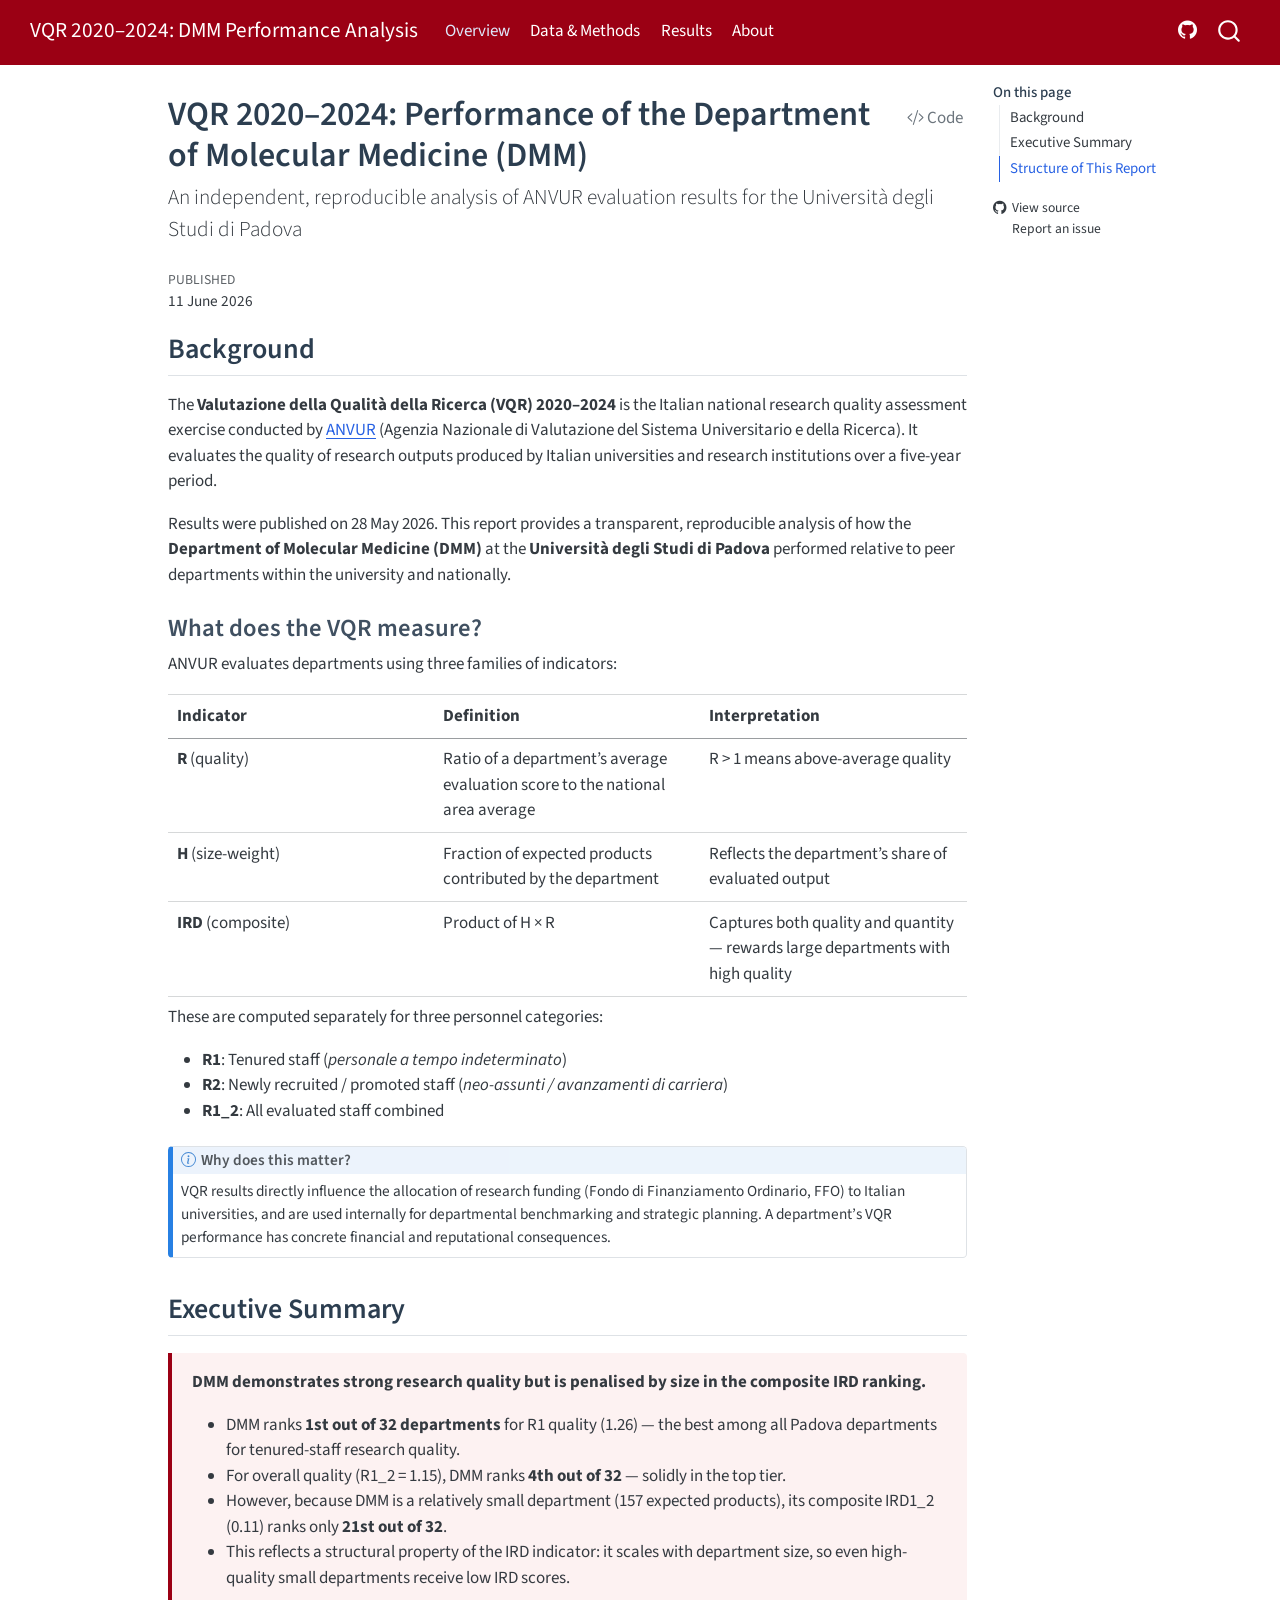
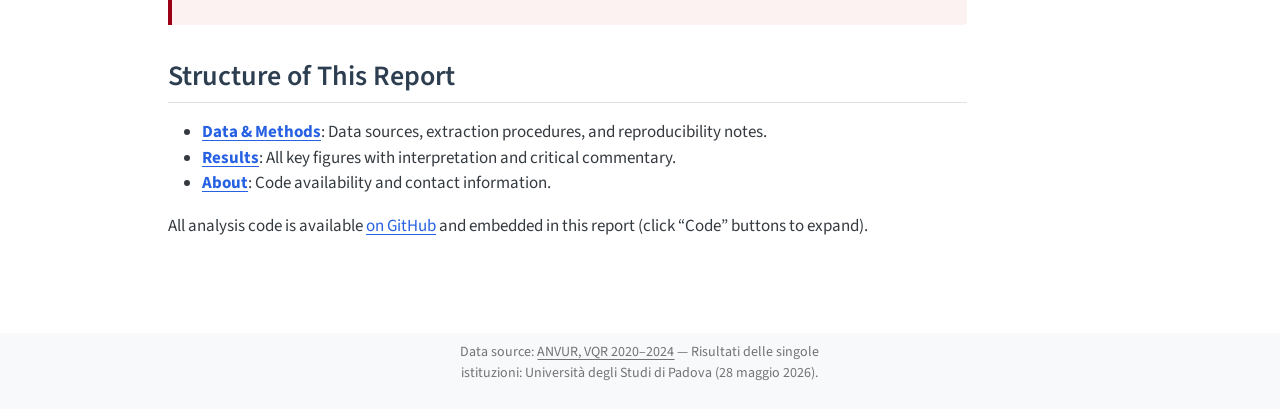
<file: docs/index.html>
<!DOCTYPE html>
<html xmlns="http://www.w3.org/1999/xhtml" lang="en" xml:lang="en"><head>

<meta charset="utf-8">
<meta name="generator" content="quarto-1.9.35">

<meta name="viewport" content="width=device-width, initial-scale=1.0, user-scalable=yes">

<meta name="dcterms.date" content="2026-06-11">

<title>VQR 2020–2024: Performance of the Department of Molecular Medicine (DMM) – VQR 2020–2024: DMM Performance Analysis</title>
<style>
/* Default styles provided by pandoc.
** See https://pandoc.org/MANUAL.html#variables-for-html for config info.
*/
code{white-space: pre-wrap;}
span.smallcaps{font-variant: small-caps;}
div.columns{display: flex; gap: min(4vw, 1.5em);}
div.column{flex: auto; overflow-x: auto;}
div.hanging-indent{margin-left: 1.5em; text-indent: -1.5em;}
ul.task-list{list-style: none;}
ul.task-list li input[type="checkbox"] {
  width: 0.8em;
  margin: 0 0.8em 0.2em -1em; /* quarto-specific, see https://github.com/quarto-dev/quarto-cli/issues/4556 */ 
  vertical-align: middle;
}
/* CSS for syntax highlighting */
html { -webkit-text-size-adjust: 100%; }
pre > code.sourceCode { white-space: pre; position: relative; }
pre > code.sourceCode > span { display: inline-block; line-height: 1.25; }
pre > code.sourceCode > span:empty { height: 1.2em; }
.sourceCode { overflow: visible; }
code.sourceCode > span { color: inherit; text-decoration: inherit; }
div.sourceCode { margin: 1em 0; }
pre.sourceCode { margin: 0; }
@media screen {
div.sourceCode { overflow: auto; }
}
@media print {
pre > code.sourceCode { white-space: pre-wrap; }
pre > code.sourceCode > span { text-indent: -5em; padding-left: 5em; }
}
pre.numberSource code
  { counter-reset: source-line 0; }
pre.numberSource code > span
  { position: relative; left: -4em; counter-increment: source-line; }
pre.numberSource code > span > a:first-child::before
  { content: counter(source-line);
    position: relative; left: -1em; text-align: right; vertical-align: baseline;
    border: none; display: inline-block;
    -webkit-touch-callout: none; -webkit-user-select: none;
    -khtml-user-select: none; -moz-user-select: none;
    -ms-user-select: none; user-select: none;
    padding: 0 4px; width: 4em;
  }
pre.numberSource { margin-left: 3em;  padding-left: 4px; }
div.sourceCode
  {   }
@media screen {
pre > code.sourceCode > span > a:first-child::before { text-decoration: underline; }
}
</style>


<script src="site_libs/quarto-nav/quarto-nav.js"></script>
<script src="site_libs/quarto-nav/headroom.min.js"></script>
<script src="site_libs/clipboard/clipboard.min.js"></script>
<script src="site_libs/quarto-search/autocomplete.umd.js"></script>
<script src="site_libs/quarto-search/fuse.min.js"></script>
<script src="site_libs/quarto-search/quarto-search.js"></script>
<meta name="quarto:offset" content="./">
<script src="site_libs/quarto-html/quarto.js" type="module"></script>
<script src="site_libs/quarto-html/tabsets/tabsets.js" type="module"></script>
<script src="site_libs/quarto-html/popper.min.js"></script>
<script src="site_libs/quarto-html/tippy.umd.min.js"></script>
<script src="site_libs/quarto-html/anchor.min.js"></script>
<link href="site_libs/quarto-html/tippy.css" rel="stylesheet">
<link href="site_libs/quarto-html/quarto-syntax-highlighting-46f66b053e56abd73bb6e954d61a315b.css" rel="stylesheet" id="quarto-text-highlighting-styles">
<script src="site_libs/bootstrap/bootstrap.min.js"></script>
<link href="site_libs/bootstrap/bootstrap-icons.css" rel="stylesheet">
<link href="site_libs/bootstrap/bootstrap-6c75ef9b522feaf1b8181c766ce99403.min.css" rel="stylesheet" append-hash="true" id="quarto-bootstrap" data-mode="light">
<script id="quarto-search-options" type="application/json">{
  "location": "navbar",
  "copy-button": false,
  "collapse-after": 3,
  "panel-placement": "end",
  "type": "overlay",
  "limit": 50,
  "keyboard-shortcut": [
    "f",
    "/",
    "s"
  ],
  "show-item-context": false,
  "language": {
    "search-no-results-text": "No results",
    "search-matching-documents-text": "matching documents",
    "search-copy-link-title": "Copy link to search",
    "search-hide-matches-text": "Hide additional matches",
    "search-more-match-text": "more match in this document",
    "search-more-matches-text": "more matches in this document",
    "search-clear-button-title": "Clear",
    "search-text-placeholder": "",
    "search-detached-cancel-button-title": "Cancel",
    "search-submit-button-title": "Submit",
    "search-label": "Search"
  }
}</script>


<link rel="stylesheet" href="styles.css">
</head>

<body class="nav-fixed quarto-light">

<div id="quarto-search-results"></div>
  <header id="quarto-header" class="headroom fixed-top">
    <nav class="navbar navbar-expand-lg " data-bs-theme="dark">
      <div class="navbar-container container-fluid">
      <div class="navbar-brand-container mx-auto">
    <a class="navbar-brand" href="./index.html">
    <span class="navbar-title">VQR 2020–2024: DMM Performance Analysis</span>
    </a>
  </div>
            <div id="quarto-search" class="" title="Search"></div>
          <button class="navbar-toggler" type="button" data-bs-toggle="collapse" data-bs-target="#navbarCollapse" aria-controls="navbarCollapse" role="menu" aria-expanded="false" aria-label="Toggle navigation" onclick="if (window.quartoToggleHeadroom) { window.quartoToggleHeadroom(); }">
  <span class="navbar-toggler-icon"></span>
</button>
          <div class="collapse navbar-collapse" id="navbarCollapse">
            <ul class="navbar-nav navbar-nav-scroll me-auto">
  <li class="nav-item">
    <a class="nav-link active" href="./index.html" aria-current="page"> 
<span class="menu-text">Overview</span></a>
  </li>  
  <li class="nav-item">
    <a class="nav-link" href="./methods.html"> 
<span class="menu-text">Data &amp; Methods</span></a>
  </li>  
  <li class="nav-item">
    <a class="nav-link" href="./results.html"> 
<span class="menu-text">Results</span></a>
  </li>  
  <li class="nav-item">
    <a class="nav-link" href="./about.html"> 
<span class="menu-text">About</span></a>
  </li>  
</ul>
            <ul class="navbar-nav navbar-nav-scroll ms-auto">
  <li class="nav-item compact">
    <a class="nav-link" href="https://github.com/Russlewisbo/VQR_2020-2024"> <i class="bi bi-github" role="img">
</i> 
<span class="menu-text"></span></a>
  </li>  
</ul>
          </div> <!-- /navcollapse -->
            <div class="quarto-navbar-tools">
</div>
      </div> <!-- /container-fluid -->
    </nav>
</header>
<!-- content -->
<div id="quarto-content" class="quarto-container page-columns page-rows-contents page-layout-article page-navbar">
<!-- sidebar -->
<!-- margin-sidebar -->
    <div id="quarto-margin-sidebar" class="sidebar margin-sidebar">
        <nav id="TOC" role="doc-toc" class="toc-active">
    <h2 id="toc-title">On this page</h2>
   
  <ul>
  <li><a href="#background" id="toc-background" class="nav-link active" data-scroll-target="#background">Background</a>
  <ul class="collapse">
  <li><a href="#what-does-the-vqr-measure" id="toc-what-does-the-vqr-measure" class="nav-link" data-scroll-target="#what-does-the-vqr-measure">What does the VQR measure?</a></li>
  </ul></li>
  <li><a href="#executive-summary" id="toc-executive-summary" class="nav-link" data-scroll-target="#executive-summary">Executive Summary</a></li>
  <li><a href="#structure-of-this-report" id="toc-structure-of-this-report" class="nav-link" data-scroll-target="#structure-of-this-report">Structure of This Report</a></li>
  </ul>
<div class="toc-actions"><ul><li><a href="https://github.com/Russlewisbo/VQR_2020-2024/blob/main/index.qmd" class="toc-action"><i class="bi bi-github"></i>View source</a></li><li><a href="https://github.com/Russlewisbo/VQR_2020-2024/issues/new" class="toc-action"><i class="bi empty"></i>Report an issue</a></li></ul></div></nav>
    </div>
<!-- main -->
<main class="content" id="quarto-document-content">

<header id="title-block-header" class="quarto-title-block default">
<div class="quarto-title">
<div class="quarto-title-block"><div><h1 class="title">VQR 2020–2024: Performance of the Department of Molecular Medicine (DMM)</h1><button type="button" class="btn code-tools-button" id="quarto-code-tools-source"><i class="bi"></i> Code</button></div></div>
<p class="subtitle lead">An independent, reproducible analysis of ANVUR evaluation results for the Università degli Studi di Padova</p>
</div>



<div class="quarto-title-meta">

    
    <div>
    <div class="quarto-title-meta-heading">Published</div>
    <div class="quarto-title-meta-contents">
      <p class="date">11 June 2026</p>
    </div>
  </div>
  
    
  </div>
  


</header>


<section id="background" class="level2">
<h2 class="anchored" data-anchor-id="background">Background</h2>
<p>The <strong>Valutazione della Qualità della Ricerca (VQR) 2020–2024</strong> is the Italian national research quality assessment exercise conducted by <a href="https://www.anvur.it/attivita/vqr/vqr-2020-2024/">ANVUR</a> (Agenzia Nazionale di Valutazione del Sistema Universitario e della Ricerca). It evaluates the quality of research outputs produced by Italian universities and research institutions over a five-year period.</p>
<p>Results were published on 28 May 2026. This report provides a transparent, reproducible analysis of how the <strong>Department of Molecular Medicine (DMM)</strong> at the <strong>Università degli Studi di Padova</strong> performed relative to peer departments within the university and nationally.</p>
<section id="what-does-the-vqr-measure" class="level3">
<h3 class="anchored" data-anchor-id="what-does-the-vqr-measure">What does the VQR measure?</h3>
<p>ANVUR evaluates departments using three families of indicators:</p>
<table class="caption-top table">
<colgroup>
<col style="width: 33%">
<col style="width: 33%">
<col style="width: 33%">
</colgroup>
<thead>
<tr class="header">
<th>Indicator</th>
<th>Definition</th>
<th>Interpretation</th>
</tr>
</thead>
<tbody>
<tr class="odd">
<td><strong>R</strong> (quality)</td>
<td>Ratio of a department’s average evaluation score to the national area average</td>
<td>R &gt; 1 means above-average quality</td>
</tr>
<tr class="even">
<td><strong>H</strong> (size-weight)</td>
<td>Fraction of expected products contributed by the department</td>
<td>Reflects the department’s share of evaluated output</td>
</tr>
<tr class="odd">
<td><strong>IRD</strong> (composite)</td>
<td>Product of H × R</td>
<td>Captures both quality and quantity — rewards large departments with high quality</td>
</tr>
</tbody>
</table>
<p>These are computed separately for three personnel categories:</p>
<ul>
<li><strong>R1</strong>: Tenured staff (<em>personale a tempo indeterminato</em>)</li>
<li><strong>R2</strong>: Newly recruited / promoted staff (<em>neo-assunti / avanzamenti di carriera</em>)</li>
<li><strong>R1_2</strong>: All evaluated staff combined</li>
</ul>
<div class="callout callout-style-default callout-note callout-titled">
<div class="callout-header d-flex align-content-center">
<div class="callout-icon-container">
<i class="callout-icon"></i>
</div>
<div class="callout-title-container flex-fill">
<span class="screen-reader-only">Note</span>Why does this matter?
</div>
</div>
<div class="callout-body-container callout-body">
<p>VQR results directly influence the allocation of research funding (Fondo di Finanziamento Ordinario, FFO) to Italian universities, and are used internally for departmental benchmarking and strategic planning. A department’s VQR performance has concrete financial and reputational consequences.</p>
</div>
</div>
</section>
</section>
<section id="executive-summary" class="level2">
<h2 class="anchored" data-anchor-id="executive-summary">Executive Summary</h2>
<div class="finding-box">
<p><strong>DMM demonstrates strong research quality but is penalised by size in the composite IRD ranking.</strong></p>
<ul>
<li>DMM ranks <strong>1st out of 32 departments</strong> for R1 quality (1.26) — the best among all Padova departments for tenured-staff research quality.</li>
<li>For overall quality (R1_2 = 1.15), DMM ranks <strong>4th out of 32</strong> — solidly in the top tier.</li>
<li>However, because DMM is a relatively small department (157 expected products), its composite IRD1_2 (0.11) ranks only <strong>21st out of 32</strong>.</li>
<li>This reflects a structural property of the IRD indicator: it scales with department size, so even high-quality small departments receive low IRD scores.</li>
</ul>
</div>
</section>
<section id="structure-of-this-report" class="level2">
<h2 class="anchored" data-anchor-id="structure-of-this-report">Structure of This Report</h2>
<ul>
<li><a href="./methods.html"><strong>Data &amp; Methods</strong></a>: Data sources, extraction procedures, and reproducibility notes.</li>
<li><a href="./results.html"><strong>Results</strong></a>: All key figures with interpretation and critical commentary.</li>
<li><a href="./about.html"><strong>About</strong></a>: Code availability and contact information.</li>
</ul>
<p>All analysis code is available <a href="https://github.com/Russlewisbo/VQR_2020-2024">on GitHub</a> and embedded in this report (click “Code” buttons to expand).</p>


<!-- -->

</section>

</main> <!-- /main -->
<script id="quarto-html-after-body" type="application/javascript">
  window.document.addEventListener("DOMContentLoaded", function (event) {
    const icon = "";
    const anchorJS = new window.AnchorJS();
    anchorJS.options = {
      placement: 'right',
      icon: icon
    };
    anchorJS.add('.anchored');
    const isCodeAnnotation = (el) => {
      for (const clz of el.classList) {
        if (clz.startsWith('code-annotation-')) {                     
          return true;
        }
      }
      return false;
    }
    const onCopySuccess = function(e) {
      // button target
      const button = e.trigger;
      // don't keep focus
      button.blur();
      // flash "checked"
      button.classList.add('code-copy-button-checked');
      var currentTitle = button.getAttribute("title");
      button.setAttribute("title", "Copied!");
      let tooltip;
      if (window.bootstrap) {
        button.setAttribute("data-bs-toggle", "tooltip");
        button.setAttribute("data-bs-placement", "left");
        button.setAttribute("data-bs-title", "Copied!");
        tooltip = new bootstrap.Tooltip(button, 
          { trigger: "manual", 
            customClass: "code-copy-button-tooltip",
            offset: [0, -8]});
        tooltip.show();    
      }
      setTimeout(function() {
        if (tooltip) {
          tooltip.hide();
          button.removeAttribute("data-bs-title");
          button.removeAttribute("data-bs-toggle");
          button.removeAttribute("data-bs-placement");
        }
        button.setAttribute("title", currentTitle);
        button.classList.remove('code-copy-button-checked');
      }, 1000);
      // clear code selection
      e.clearSelection();
    }
    const getTextToCopy = function(trigger) {
      const outerScaffold = trigger.parentElement.cloneNode(true);
      const codeEl = outerScaffold.querySelector('code');
      for (const childEl of codeEl.children) {
        if (isCodeAnnotation(childEl)) {
          childEl.remove();
        }
      }
      return codeEl.innerText;
    }
    const clipboard = new window.ClipboardJS('.code-copy-button:not([data-in-quarto-modal])', {
      text: getTextToCopy
    });
    clipboard.on('success', onCopySuccess);
    if (window.document.getElementById('quarto-embedded-source-code-modal')) {
      const clipboardModal = new window.ClipboardJS('.code-copy-button[data-in-quarto-modal]', {
        text: getTextToCopy,
        container: window.document.getElementById('quarto-embedded-source-code-modal')
      });
      clipboardModal.on('success', onCopySuccess);
    }
    const viewSource = window.document.getElementById('quarto-view-source') ||
                       window.document.getElementById('quarto-code-tools-source');
    if (viewSource) {
      const sourceUrl = viewSource.getAttribute("data-quarto-source-url");
      viewSource.addEventListener("click", function(e) {
        if (sourceUrl) {
          // rstudio viewer pane
          if (/\bcapabilities=\b/.test(window.location)) {
            window.open(sourceUrl);
          } else {
            window.location.href = sourceUrl;
          }
        } else {
          const modal = new bootstrap.Modal(document.getElementById('quarto-embedded-source-code-modal'));
          modal.show();
        }
        return false;
      });
    }
    function toggleCodeHandler(show) {
      return function(e) {
        const detailsSrc = window.document.querySelectorAll(".cell > details > .sourceCode");
        for (let i=0; i<detailsSrc.length; i++) {
          const details = detailsSrc[i].parentElement;
          if (show) {
            details.open = true;
          } else {
            details.removeAttribute("open");
          }
        }
        const cellCodeDivs = window.document.querySelectorAll(".cell > .sourceCode");
        const fromCls = show ? "hidden" : "unhidden";
        const toCls = show ? "unhidden" : "hidden";
        for (let i=0; i<cellCodeDivs.length; i++) {
          const codeDiv = cellCodeDivs[i];
          if (codeDiv.classList.contains(fromCls)) {
            codeDiv.classList.remove(fromCls);
            codeDiv.classList.add(toCls);
          } 
        }
        return false;
      }
    }
    const hideAllCode = window.document.getElementById("quarto-hide-all-code");
    if (hideAllCode) {
      hideAllCode.addEventListener("click", toggleCodeHandler(false));
    }
    const showAllCode = window.document.getElementById("quarto-show-all-code");
    if (showAllCode) {
      showAllCode.addEventListener("click", toggleCodeHandler(true));
    }
      var localhostRegex = new RegExp(/^(?:http|https):\/\/localhost\:?[0-9]*\//);
      var mailtoRegex = new RegExp(/^mailto:/);
        var filterRegex = new RegExp('/' + window.location.host + '/');
      var isInternal = (href) => {
          return filterRegex.test(href) || localhostRegex.test(href) || mailtoRegex.test(href);
      }
      // Inspect non-navigation links and adorn them if external
     var links = window.document.querySelectorAll('a[href]:not(.nav-link):not(.navbar-brand):not(.toc-action):not(.sidebar-link):not(.sidebar-item-toggle):not(.pagination-link):not(.no-external):not([aria-hidden]):not(.dropdown-item):not(.quarto-navigation-tool):not(.about-link)');
      for (var i=0; i<links.length; i++) {
        const link = links[i];
        if (!isInternal(link.href)) {
          // undo the damage that might have been done by quarto-nav.js in the case of
          // links that we want to consider external
          if (link.dataset.originalHref !== undefined) {
            link.href = link.dataset.originalHref;
          }
        }
      }
    function tippyHover(el, contentFn, onTriggerFn, onUntriggerFn) {
      const config = {
        allowHTML: true,
        maxWidth: 500,
        delay: 100,
        arrow: false,
        appendTo: function(el) {
            return el.parentElement;
        },
        interactive: true,
        interactiveBorder: 10,
        theme: 'quarto',
        placement: 'bottom-start',
      };
      if (contentFn) {
        config.content = contentFn;
      }
      if (onTriggerFn) {
        config.onTrigger = onTriggerFn;
      }
      if (onUntriggerFn) {
        config.onUntrigger = onUntriggerFn;
      }
      window.tippy(el, config); 
    }
    const noterefs = window.document.querySelectorAll('a[role="doc-noteref"]');
    for (var i=0; i<noterefs.length; i++) {
      const ref = noterefs[i];
      tippyHover(ref, function() {
        // use id or data attribute instead here
        let href = ref.getAttribute('data-footnote-href') || ref.getAttribute('href');
        try { href = new URL(href).hash; } catch {}
        const id = href.replace(/^#\/?/, "");
        const note = window.document.getElementById(id);
        if (note) {
          return note.innerHTML;
        } else {
          return "";
        }
      });
    }
    const xrefs = window.document.querySelectorAll('a.quarto-xref');
    const processXRef = (id, note) => {
      // Strip column container classes
      const stripColumnClz = (el) => {
        el.classList.remove("page-full", "page-columns");
        if (el.children) {
          for (const child of el.children) {
            stripColumnClz(child);
          }
        }
      }
      stripColumnClz(note)
      if (id === null || id.startsWith('sec-')) {
        // Special case sections, only their first couple elements
        const container = document.createElement("div");
        if (note.children && note.children.length > 2) {
          container.appendChild(note.children[0].cloneNode(true));
          for (let i = 1; i < note.children.length; i++) {
            const child = note.children[i];
            if (child.tagName === "P" && child.innerText === "") {
              continue;
            } else {
              container.appendChild(child.cloneNode(true));
              break;
            }
          }
          if (window.Quarto?.typesetMath) {
            window.Quarto.typesetMath(container);
          }
          return container.innerHTML
        } else {
          if (window.Quarto?.typesetMath) {
            window.Quarto.typesetMath(note);
          }
          return note.innerHTML;
        }
      } else {
        // Remove any anchor links if they are present
        const anchorLink = note.querySelector('a.anchorjs-link');
        if (anchorLink) {
          anchorLink.remove();
        }
        if (window.Quarto?.typesetMath) {
          window.Quarto.typesetMath(note);
        }
        if (note.classList.contains("callout")) {
          return note.outerHTML;
        } else {
          return note.innerHTML;
        }
      }
    }
    for (var i=0; i<xrefs.length; i++) {
      const xref = xrefs[i];
      tippyHover(xref, undefined, function(instance) {
        instance.disable();
        let url = xref.getAttribute('href');
        let hash = undefined; 
        if (url.startsWith('#')) {
          hash = url;
        } else {
          try { hash = new URL(url).hash; } catch {}
        }
        if (hash) {
          const id = hash.replace(/^#\/?/, "");
          const note = window.document.getElementById(id);
          if (note !== null) {
            try {
              const html = processXRef(id, note.cloneNode(true));
              instance.setContent(html);
            } finally {
              instance.enable();
              instance.show();
            }
          } else {
            // See if we can fetch this
            fetch(url.split('#')[0])
            .then(res => res.text())
            .then(html => {
              const parser = new DOMParser();
              const htmlDoc = parser.parseFromString(html, "text/html");
              const note = htmlDoc.getElementById(id);
              if (note !== null) {
                const html = processXRef(id, note);
                instance.setContent(html);
              } 
            }).finally(() => {
              instance.enable();
              instance.show();
            });
          }
        } else {
          // See if we can fetch a full url (with no hash to target)
          // This is a special case and we should probably do some content thinning / targeting
          fetch(url)
          .then(res => res.text())
          .then(html => {
            const parser = new DOMParser();
            const htmlDoc = parser.parseFromString(html, "text/html");
            const note = htmlDoc.querySelector('main.content');
            if (note !== null) {
              // This should only happen for chapter cross references
              // (since there is no id in the URL)
              // remove the first header
              if (note.children.length > 0 && note.children[0].tagName === "HEADER") {
                note.children[0].remove();
              }
              const html = processXRef(null, note);
              instance.setContent(html);
            } 
          }).finally(() => {
            instance.enable();
            instance.show();
          });
        }
      }, function(instance) {
      });
    }
        let selectedAnnoteEl;
        const selectorForAnnotation = ( cell, annotation) => {
          let cellAttr = 'data-code-cell="' + cell + '"';
          let lineAttr = 'data-code-annotation="' +  annotation + '"';
          const selector = 'span[' + cellAttr + '][' + lineAttr + ']';
          return selector;
        }
        const selectCodeLines = (annoteEl) => {
          const doc = window.document;
          const targetCell = annoteEl.getAttribute("data-target-cell");
          const targetAnnotation = annoteEl.getAttribute("data-target-annotation");
          const annoteSpan = window.document.querySelector(selectorForAnnotation(targetCell, targetAnnotation));
          const lines = annoteSpan.getAttribute("data-code-lines").split(",");
          const lineIds = lines.map((line) => {
            return targetCell + "-" + line;
          })
          let top = null;
          let height = null;
          let parent = null;
          if (lineIds.length > 0) {
              //compute the position of the single el (top and bottom and make a div)
              const el = window.document.getElementById(lineIds[0]);
              top = el.offsetTop;
              height = el.offsetHeight;
              parent = el.parentElement.parentElement;
            if (lineIds.length > 1) {
              const lastEl = window.document.getElementById(lineIds[lineIds.length - 1]);
              const bottom = lastEl.offsetTop + lastEl.offsetHeight;
              height = bottom - top;
            }
            if (top !== null && height !== null && parent !== null) {
              // cook up a div (if necessary) and position it 
              let div = window.document.getElementById("code-annotation-line-highlight");
              if (div === null) {
                div = window.document.createElement("div");
                div.setAttribute("id", "code-annotation-line-highlight");
                div.style.position = 'absolute';
                parent.appendChild(div);
              }
              div.style.top = top - 2 + "px";
              div.style.height = height + 4 + "px";
              div.style.left = 0;
              let gutterDiv = window.document.getElementById("code-annotation-line-highlight-gutter");
              if (gutterDiv === null) {
                gutterDiv = window.document.createElement("div");
                gutterDiv.setAttribute("id", "code-annotation-line-highlight-gutter");
                gutterDiv.style.position = 'absolute';
                const codeCell = window.document.getElementById(targetCell);
                const gutter = codeCell.querySelector('.code-annotation-gutter');
                gutter.appendChild(gutterDiv);
              }
              gutterDiv.style.top = top - 2 + "px";
              gutterDiv.style.height = height + 4 + "px";
            }
            selectedAnnoteEl = annoteEl;
          }
        };
        const unselectCodeLines = () => {
          const elementsIds = ["code-annotation-line-highlight", "code-annotation-line-highlight-gutter"];
          elementsIds.forEach((elId) => {
            const div = window.document.getElementById(elId);
            if (div) {
              div.remove();
            }
          });
          selectedAnnoteEl = undefined;
        };
          // Handle positioning of the toggle
      window.addEventListener(
        "resize",
        throttle(() => {
          elRect = undefined;
          if (selectedAnnoteEl) {
            selectCodeLines(selectedAnnoteEl);
          }
        }, 10)
      );
      function throttle(fn, ms) {
      let throttle = false;
      let timer;
        return (...args) => {
          if(!throttle) { // first call gets through
              fn.apply(this, args);
              throttle = true;
          } else { // all the others get throttled
              if(timer) clearTimeout(timer); // cancel #2
              timer = setTimeout(() => {
                fn.apply(this, args);
                timer = throttle = false;
              }, ms);
          }
        };
      }
        // Attach click handler to the DT
        const annoteDls = window.document.querySelectorAll('dt[data-target-cell]');
        for (const annoteDlNode of annoteDls) {
          annoteDlNode.addEventListener('click', (event) => {
            const clickedEl = event.target;
            if (clickedEl !== selectedAnnoteEl) {
              unselectCodeLines();
              const activeEl = window.document.querySelector('dt[data-target-cell].code-annotation-active');
              if (activeEl) {
                activeEl.classList.remove('code-annotation-active');
              }
              selectCodeLines(clickedEl);
              clickedEl.classList.add('code-annotation-active');
            } else {
              // Unselect the line
              unselectCodeLines();
              clickedEl.classList.remove('code-annotation-active');
            }
          });
        }
    const findCites = (el) => {
      const parentEl = el.parentElement;
      if (parentEl) {
        const cites = parentEl.dataset.cites;
        if (cites) {
          return {
            el,
            cites: cites.split(' ')
          };
        } else {
          return findCites(el.parentElement)
        }
      } else {
        return undefined;
      }
    };
    var bibliorefs = window.document.querySelectorAll('a[role="doc-biblioref"]');
    for (var i=0; i<bibliorefs.length; i++) {
      const ref = bibliorefs[i];
      const citeInfo = findCites(ref);
      if (citeInfo) {
        tippyHover(citeInfo.el, function() {
          var popup = window.document.createElement('div');
          citeInfo.cites.forEach(function(cite) {
            var citeDiv = window.document.createElement('div');
            citeDiv.classList.add('hanging-indent');
            citeDiv.classList.add('csl-entry');
            var biblioDiv = window.document.getElementById('ref-' + cite);
            if (biblioDiv) {
              citeDiv.innerHTML = biblioDiv.innerHTML;
            }
            popup.appendChild(citeDiv);
          });
          return popup.innerHTML;
        });
      }
    }
  });
  </script><div class="modal fade" id="quarto-embedded-source-code-modal" tabindex="-1" aria-labelledby="quarto-embedded-source-code-modal-label" aria-hidden="true"><div class="modal-dialog modal-dialog-scrollable"><div class="modal-content"><div class="modal-header"><h5 class="modal-title" id="quarto-embedded-source-code-modal-label">Source Code</h5><button class="btn-close" data-bs-dismiss="modal"></button></div><div class="modal-body"><div class="">
<div class="code-copy-outer-scaffold"><div class="sourceCode" id="cb1" data-shortcodes="false"><pre class="sourceCode markdown code-with-copy"><code class="sourceCode markdown"><span id="cb1-1"><a href="#cb1-1" aria-hidden="true" tabindex="-1"></a><span class="co">---</span></span>
<span id="cb1-2"><a href="#cb1-2" aria-hidden="true" tabindex="-1"></a><span class="an">title:</span><span class="co"> "VQR 2020–2024: Performance of the Department of Molecular Medicine (DMM)"</span></span>
<span id="cb1-3"><a href="#cb1-3" aria-hidden="true" tabindex="-1"></a><span class="an">subtitle:</span><span class="co"> "An independent, reproducible analysis of ANVUR evaluation results for the Università degli Studi di Padova"</span></span>
<span id="cb1-4"><a href="#cb1-4" aria-hidden="true" tabindex="-1"></a><span class="an">date:</span><span class="co"> 2026-06-11</span></span>
<span id="cb1-5"><a href="#cb1-5" aria-hidden="true" tabindex="-1"></a><span class="an">date-format:</span><span class="co"> "D MMMM YYYY"</span></span>
<span id="cb1-6"><a href="#cb1-6" aria-hidden="true" tabindex="-1"></a><span class="co">---</span></span>
<span id="cb1-7"><a href="#cb1-7" aria-hidden="true" tabindex="-1"></a></span>
<span id="cb1-8"><a href="#cb1-8" aria-hidden="true" tabindex="-1"></a><span class="fu">## Background</span></span>
<span id="cb1-9"><a href="#cb1-9" aria-hidden="true" tabindex="-1"></a></span>
<span id="cb1-10"><a href="#cb1-10" aria-hidden="true" tabindex="-1"></a>The **Valutazione della Qualità della Ricerca (VQR) 2020–2024** is the Italian national research quality assessment exercise conducted by <span class="co">[</span><span class="ot">ANVUR</span><span class="co">](https://www.anvur.it/attivita/vqr/vqr-2020-2024/)</span> (Agenzia Nazionale di Valutazione del Sistema Universitario e della Ricerca). It evaluates the quality of research outputs produced by Italian universities and research institutions over a five-year period.</span>
<span id="cb1-11"><a href="#cb1-11" aria-hidden="true" tabindex="-1"></a></span>
<span id="cb1-12"><a href="#cb1-12" aria-hidden="true" tabindex="-1"></a>Results were published on 28 May 2026. This report provides a transparent, reproducible analysis of how the **Department of Molecular Medicine (DMM)** at the **Università degli Studi di Padova** performed relative to peer departments within the university and nationally.</span>
<span id="cb1-13"><a href="#cb1-13" aria-hidden="true" tabindex="-1"></a></span>
<span id="cb1-14"><a href="#cb1-14" aria-hidden="true" tabindex="-1"></a><span class="fu">### What does the VQR measure?</span></span>
<span id="cb1-15"><a href="#cb1-15" aria-hidden="true" tabindex="-1"></a></span>
<span id="cb1-16"><a href="#cb1-16" aria-hidden="true" tabindex="-1"></a>ANVUR evaluates departments using three families of indicators:</span>
<span id="cb1-17"><a href="#cb1-17" aria-hidden="true" tabindex="-1"></a></span>
<span id="cb1-18"><a href="#cb1-18" aria-hidden="true" tabindex="-1"></a><span class="pp">|</span> Indicator <span class="pp">|</span> Definition <span class="pp">|</span> Interpretation <span class="pp">|</span></span>
<span id="cb1-19"><a href="#cb1-19" aria-hidden="true" tabindex="-1"></a><span class="pp">|----|----|----|</span></span>
<span id="cb1-20"><a href="#cb1-20" aria-hidden="true" tabindex="-1"></a><span class="pp">|</span> **R** (quality) <span class="pp">|</span> Ratio of a department's average evaluation score to the national area average <span class="pp">|</span> R <span class="sc">\&gt;</span> 1 means above-average quality <span class="pp">|</span></span>
<span id="cb1-21"><a href="#cb1-21" aria-hidden="true" tabindex="-1"></a><span class="pp">|</span> **H** (size-weight) <span class="pp">|</span> Fraction of expected products contributed by the department <span class="pp">|</span> Reflects the department's share of evaluated output <span class="pp">|</span></span>
<span id="cb1-22"><a href="#cb1-22" aria-hidden="true" tabindex="-1"></a><span class="pp">|</span> **IRD** (composite) <span class="pp">|</span> Product of H × R <span class="pp">|</span> Captures both quality and quantity — rewards large departments with high quality <span class="pp">|</span></span>
<span id="cb1-23"><a href="#cb1-23" aria-hidden="true" tabindex="-1"></a></span>
<span id="cb1-24"><a href="#cb1-24" aria-hidden="true" tabindex="-1"></a>These are computed separately for three personnel categories:</span>
<span id="cb1-25"><a href="#cb1-25" aria-hidden="true" tabindex="-1"></a></span>
<span id="cb1-26"><a href="#cb1-26" aria-hidden="true" tabindex="-1"></a><span class="ss">- </span>**R1**: Tenured staff (*personale a tempo indeterminato*)</span>
<span id="cb1-27"><a href="#cb1-27" aria-hidden="true" tabindex="-1"></a><span class="ss">- </span>**R2**: Newly recruited / promoted staff (*neo-assunti / avanzamenti di carriera*)</span>
<span id="cb1-28"><a href="#cb1-28" aria-hidden="true" tabindex="-1"></a><span class="ss">- </span>**R1_2**: All evaluated staff combined</span>
<span id="cb1-29"><a href="#cb1-29" aria-hidden="true" tabindex="-1"></a></span>
<span id="cb1-30"><a href="#cb1-30" aria-hidden="true" tabindex="-1"></a>::: callout-note</span>
<span id="cb1-31"><a href="#cb1-31" aria-hidden="true" tabindex="-1"></a><span class="fu">## Why does this matter?</span></span>
<span id="cb1-32"><a href="#cb1-32" aria-hidden="true" tabindex="-1"></a></span>
<span id="cb1-33"><a href="#cb1-33" aria-hidden="true" tabindex="-1"></a>VQR results directly influence the allocation of research funding (Fondo di Finanziamento Ordinario, FFO) to Italian universities, and are used internally for departmental benchmarking and strategic planning. A department's VQR performance has concrete financial and reputational consequences.</span>
<span id="cb1-34"><a href="#cb1-34" aria-hidden="true" tabindex="-1"></a>:::</span>
<span id="cb1-35"><a href="#cb1-35" aria-hidden="true" tabindex="-1"></a></span>
<span id="cb1-36"><a href="#cb1-36" aria-hidden="true" tabindex="-1"></a><span class="fu">## Executive Summary</span></span>
<span id="cb1-37"><a href="#cb1-37" aria-hidden="true" tabindex="-1"></a></span>
<span id="cb1-38"><a href="#cb1-38" aria-hidden="true" tabindex="-1"></a>::: finding-box</span>
<span id="cb1-39"><a href="#cb1-39" aria-hidden="true" tabindex="-1"></a>**DMM demonstrates strong research quality but is penalised by size in the composite IRD ranking.**</span>
<span id="cb1-40"><a href="#cb1-40" aria-hidden="true" tabindex="-1"></a></span>
<span id="cb1-41"><a href="#cb1-41" aria-hidden="true" tabindex="-1"></a><span class="ss">- </span>DMM ranks **1st out of 32 departments** for R1 quality (1.26) — the best among all Padova departments for tenured-staff research quality.</span>
<span id="cb1-42"><a href="#cb1-42" aria-hidden="true" tabindex="-1"></a><span class="ss">- </span>For overall quality (R1_2 = 1.15), DMM ranks **4th out of 32** — solidly in the top tier.</span>
<span id="cb1-43"><a href="#cb1-43" aria-hidden="true" tabindex="-1"></a><span class="ss">- </span>However, because DMM is a relatively small department (157 expected products), its composite IRD1_2 (0.11) ranks only **21st out of 32**.</span>
<span id="cb1-44"><a href="#cb1-44" aria-hidden="true" tabindex="-1"></a><span class="ss">- </span>This reflects a structural property of the IRD indicator: it scales with department size, so even high-quality small departments receive low IRD scores.</span>
<span id="cb1-45"><a href="#cb1-45" aria-hidden="true" tabindex="-1"></a>:::</span>
<span id="cb1-46"><a href="#cb1-46" aria-hidden="true" tabindex="-1"></a></span>
<span id="cb1-47"><a href="#cb1-47" aria-hidden="true" tabindex="-1"></a><span class="fu">## Structure of This Report</span></span>
<span id="cb1-48"><a href="#cb1-48" aria-hidden="true" tabindex="-1"></a></span>
<span id="cb1-49"><a href="#cb1-49" aria-hidden="true" tabindex="-1"></a><span class="ss">- </span><span class="co">[</span><span class="ot">**Data &amp; Methods**</span><span class="co">](methods.qmd)</span>: Data sources, extraction procedures, and reproducibility notes.</span>
<span id="cb1-50"><a href="#cb1-50" aria-hidden="true" tabindex="-1"></a><span class="ss">- </span><span class="co">[</span><span class="ot">**Results**</span><span class="co">](results.qmd)</span>: All key figures with interpretation and critical commentary.</span>
<span id="cb1-51"><a href="#cb1-51" aria-hidden="true" tabindex="-1"></a><span class="ss">- </span><span class="co">[</span><span class="ot">**About**</span><span class="co">](about.qmd)</span>: Code availability and contact information.</span>
<span id="cb1-52"><a href="#cb1-52" aria-hidden="true" tabindex="-1"></a></span>
<span id="cb1-53"><a href="#cb1-53" aria-hidden="true" tabindex="-1"></a>All analysis code is available <span class="co">[</span><span class="ot">on GitHub</span><span class="co">](https://github.com/Russlewisbo/VQR_2020-2024)</span> and embedded in this report (click "Code" buttons to expand).</span></code></pre></div><button title="Copy to Clipboard" class="code-copy-button" data-in-quarto-modal=""><i class="bi"></i></button></div>
</div></div></div></div></div>
</div> <!-- /content -->
<footer class="footer">
  <div class="nav-footer">
    <div class="nav-footer-left">
      &nbsp;
    </div>   
    <div class="nav-footer-center">
<p>Data source: <a href="https://www.anvur.it/attivita/vqr/vqr-2020-2024/">ANVUR, VQR 2020–2024</a> — Risultati delle singole istituzioni: Università degli Studi di Padova (28 maggio 2026).</p>
<div class="toc-actions d-sm-block d-md-none"><ul><li><a href="https://github.com/Russlewisbo/VQR_2020-2024/blob/main/index.qmd" class="toc-action"><i class="bi bi-github"></i>View source</a></li><li><a href="https://github.com/Russlewisbo/VQR_2020-2024/issues/new" class="toc-action"><i class="bi empty"></i>Report an issue</a></li></ul></div></div>
    <div class="nav-footer-right">
      &nbsp;
    </div>
  </div>
</footer>




</body></html>
</file>
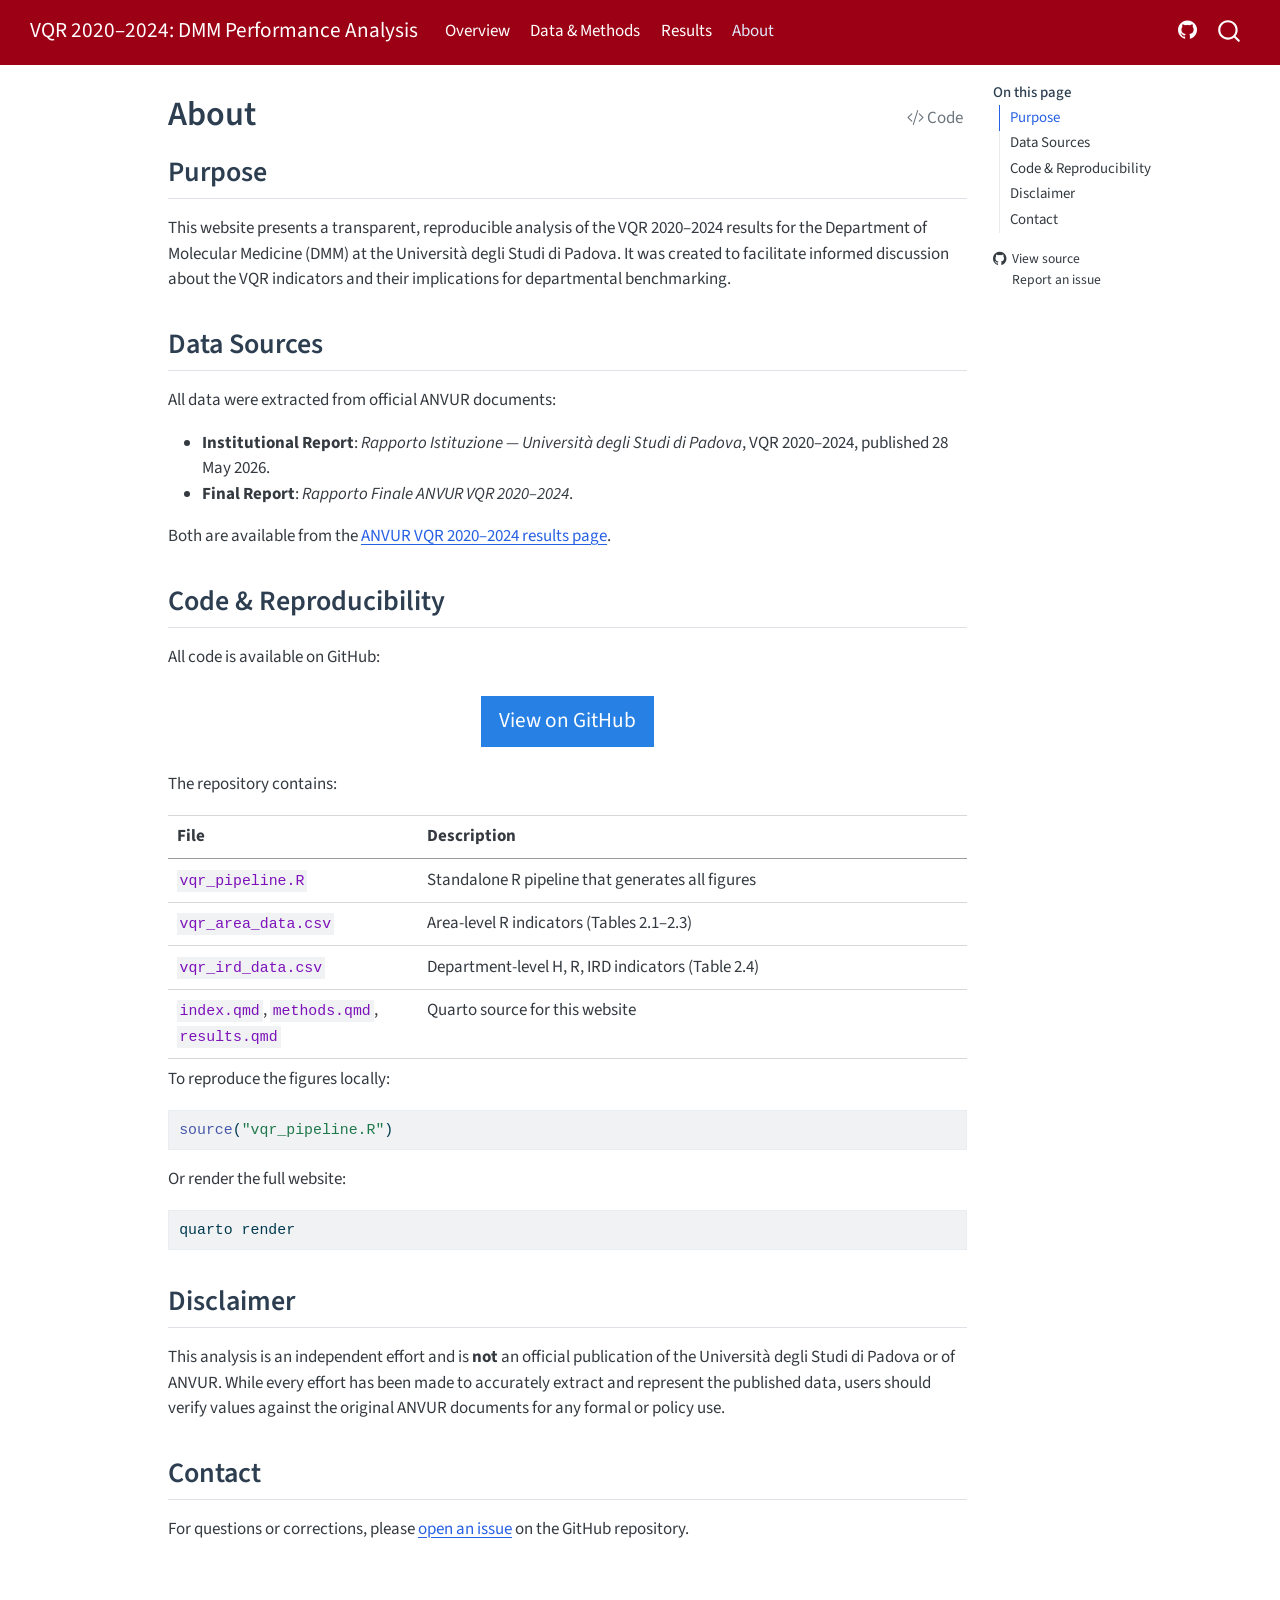
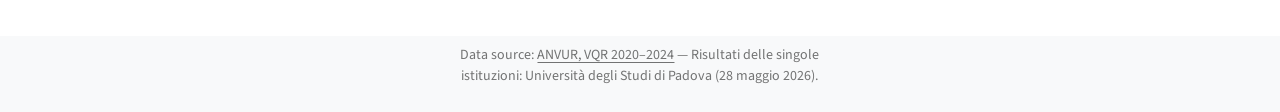
<file: docs/about.html>
<!DOCTYPE html>
<html xmlns="http://www.w3.org/1999/xhtml" lang="en" xml:lang="en"><head>

<meta charset="utf-8">
<meta name="generator" content="quarto-1.9.35">

<meta name="viewport" content="width=device-width, initial-scale=1.0, user-scalable=yes">


<title>About – VQR 2020–2024: DMM Performance Analysis</title>
<style>
/* Default styles provided by pandoc.
** See https://pandoc.org/MANUAL.html#variables-for-html for config info.
*/
code{white-space: pre-wrap;}
span.smallcaps{font-variant: small-caps;}
div.columns{display: flex; gap: min(4vw, 1.5em);}
div.column{flex: auto; overflow-x: auto;}
div.hanging-indent{margin-left: 1.5em; text-indent: -1.5em;}
ul.task-list{list-style: none;}
ul.task-list li input[type="checkbox"] {
  width: 0.8em;
  margin: 0 0.8em 0.2em -1em; /* quarto-specific, see https://github.com/quarto-dev/quarto-cli/issues/4556 */ 
  vertical-align: middle;
}
/* CSS for syntax highlighting */
html { -webkit-text-size-adjust: 100%; }
pre > code.sourceCode { white-space: pre; position: relative; }
pre > code.sourceCode > span { display: inline-block; line-height: 1.25; }
pre > code.sourceCode > span:empty { height: 1.2em; }
.sourceCode { overflow: visible; }
code.sourceCode > span { color: inherit; text-decoration: inherit; }
div.sourceCode { margin: 1em 0; }
pre.sourceCode { margin: 0; }
@media screen {
div.sourceCode { overflow: auto; }
}
@media print {
pre > code.sourceCode { white-space: pre-wrap; }
pre > code.sourceCode > span { text-indent: -5em; padding-left: 5em; }
}
pre.numberSource code
  { counter-reset: source-line 0; }
pre.numberSource code > span
  { position: relative; left: -4em; counter-increment: source-line; }
pre.numberSource code > span > a:first-child::before
  { content: counter(source-line);
    position: relative; left: -1em; text-align: right; vertical-align: baseline;
    border: none; display: inline-block;
    -webkit-touch-callout: none; -webkit-user-select: none;
    -khtml-user-select: none; -moz-user-select: none;
    -ms-user-select: none; user-select: none;
    padding: 0 4px; width: 4em;
  }
pre.numberSource { margin-left: 3em;  padding-left: 4px; }
div.sourceCode
  {   }
@media screen {
pre > code.sourceCode > span > a:first-child::before { text-decoration: underline; }
}
</style>


<script src="site_libs/quarto-nav/quarto-nav.js"></script>
<script src="site_libs/quarto-nav/headroom.min.js"></script>
<script src="site_libs/clipboard/clipboard.min.js"></script>
<script src="site_libs/quarto-search/autocomplete.umd.js"></script>
<script src="site_libs/quarto-search/fuse.min.js"></script>
<script src="site_libs/quarto-search/quarto-search.js"></script>
<meta name="quarto:offset" content="./">
<script src="site_libs/quarto-html/quarto.js" type="module"></script>
<script src="site_libs/quarto-html/tabsets/tabsets.js" type="module"></script>
<script src="site_libs/quarto-html/popper.min.js"></script>
<script src="site_libs/quarto-html/tippy.umd.min.js"></script>
<script src="site_libs/quarto-html/anchor.min.js"></script>
<link href="site_libs/quarto-html/tippy.css" rel="stylesheet">
<link href="site_libs/quarto-html/quarto-syntax-highlighting-46f66b053e56abd73bb6e954d61a315b.css" rel="stylesheet" id="quarto-text-highlighting-styles">
<script src="site_libs/bootstrap/bootstrap.min.js"></script>
<link href="site_libs/bootstrap/bootstrap-icons.css" rel="stylesheet">
<link href="site_libs/bootstrap/bootstrap-6c75ef9b522feaf1b8181c766ce99403.min.css" rel="stylesheet" append-hash="true" id="quarto-bootstrap" data-mode="light">
<script id="quarto-search-options" type="application/json">{
  "location": "navbar",
  "copy-button": false,
  "collapse-after": 3,
  "panel-placement": "end",
  "type": "overlay",
  "limit": 50,
  "keyboard-shortcut": [
    "f",
    "/",
    "s"
  ],
  "show-item-context": false,
  "language": {
    "search-no-results-text": "No results",
    "search-matching-documents-text": "matching documents",
    "search-copy-link-title": "Copy link to search",
    "search-hide-matches-text": "Hide additional matches",
    "search-more-match-text": "more match in this document",
    "search-more-matches-text": "more matches in this document",
    "search-clear-button-title": "Clear",
    "search-text-placeholder": "",
    "search-detached-cancel-button-title": "Cancel",
    "search-submit-button-title": "Submit",
    "search-label": "Search"
  }
}</script>


<link rel="stylesheet" href="styles.css">
</head>

<body class="nav-fixed quarto-light">

<div id="quarto-search-results"></div>
  <header id="quarto-header" class="headroom fixed-top">
    <nav class="navbar navbar-expand-lg " data-bs-theme="dark">
      <div class="navbar-container container-fluid">
      <div class="navbar-brand-container mx-auto">
    <a class="navbar-brand" href="./index.html">
    <span class="navbar-title">VQR 2020–2024: DMM Performance Analysis</span>
    </a>
  </div>
            <div id="quarto-search" class="" title="Search"></div>
          <button class="navbar-toggler" type="button" data-bs-toggle="collapse" data-bs-target="#navbarCollapse" aria-controls="navbarCollapse" role="menu" aria-expanded="false" aria-label="Toggle navigation" onclick="if (window.quartoToggleHeadroom) { window.quartoToggleHeadroom(); }">
  <span class="navbar-toggler-icon"></span>
</button>
          <div class="collapse navbar-collapse" id="navbarCollapse">
            <ul class="navbar-nav navbar-nav-scroll me-auto">
  <li class="nav-item">
    <a class="nav-link" href="./index.html"> 
<span class="menu-text">Overview</span></a>
  </li>  
  <li class="nav-item">
    <a class="nav-link" href="./methods.html"> 
<span class="menu-text">Data &amp; Methods</span></a>
  </li>  
  <li class="nav-item">
    <a class="nav-link" href="./results.html"> 
<span class="menu-text">Results</span></a>
  </li>  
  <li class="nav-item">
    <a class="nav-link active" href="./about.html" aria-current="page"> 
<span class="menu-text">About</span></a>
  </li>  
</ul>
            <ul class="navbar-nav navbar-nav-scroll ms-auto">
  <li class="nav-item compact">
    <a class="nav-link" href="https://github.com/Russlewisbo/VQR_2020-2024"> <i class="bi bi-github" role="img">
</i> 
<span class="menu-text"></span></a>
  </li>  
</ul>
          </div> <!-- /navcollapse -->
            <div class="quarto-navbar-tools">
</div>
      </div> <!-- /container-fluid -->
    </nav>
</header>
<!-- content -->
<div id="quarto-content" class="quarto-container page-columns page-rows-contents page-layout-article page-navbar">
<!-- sidebar -->
<!-- margin-sidebar -->
    <div id="quarto-margin-sidebar" class="sidebar margin-sidebar">
        <nav id="TOC" role="doc-toc" class="toc-active">
    <h2 id="toc-title">On this page</h2>
   
  <ul>
  <li><a href="#purpose" id="toc-purpose" class="nav-link active" data-scroll-target="#purpose">Purpose</a></li>
  <li><a href="#data-sources" id="toc-data-sources" class="nav-link" data-scroll-target="#data-sources">Data Sources</a></li>
  <li><a href="#code-reproducibility" id="toc-code-reproducibility" class="nav-link" data-scroll-target="#code-reproducibility">Code &amp; Reproducibility</a></li>
  <li><a href="#disclaimer" id="toc-disclaimer" class="nav-link" data-scroll-target="#disclaimer">Disclaimer</a></li>
  <li><a href="#contact" id="toc-contact" class="nav-link" data-scroll-target="#contact">Contact</a></li>
  </ul>
<div class="toc-actions"><ul><li><a href="https://github.com/Russlewisbo/VQR_2020-2024/blob/main/about.qmd" class="toc-action"><i class="bi bi-github"></i>View source</a></li><li><a href="https://github.com/Russlewisbo/VQR_2020-2024/issues/new" class="toc-action"><i class="bi empty"></i>Report an issue</a></li></ul></div></nav>
    </div>
<!-- main -->
<main class="content" id="quarto-document-content">

<header id="title-block-header" class="quarto-title-block default">
<div class="quarto-title">
<div class="quarto-title-block"><div><h1 class="title">About</h1><button type="button" class="btn code-tools-button" id="quarto-code-tools-source"><i class="bi"></i> Code</button></div></div>
</div>



<div class="quarto-title-meta">

    
  
    
  </div>
  


</header>


<section id="purpose" class="level2">
<h2 class="anchored" data-anchor-id="purpose">Purpose</h2>
<p>This website presents a transparent, reproducible analysis of the VQR 2020–2024 results for the Department of Molecular Medicine (DMM) at the Università degli Studi di Padova. It was created to facilitate informed discussion about the VQR indicators and their implications for departmental benchmarking.</p>
</section>
<section id="data-sources" class="level2">
<h2 class="anchored" data-anchor-id="data-sources">Data Sources</h2>
<p>All data were extracted from official ANVUR documents:</p>
<ul>
<li><strong>Institutional Report</strong>: <em>Rapporto Istituzione — Università degli Studi di Padova</em>, VQR 2020–2024, published 28 May 2026.</li>
<li><strong>Final Report</strong>: <em>Rapporto Finale ANVUR VQR 2020–2024</em>.</li>
</ul>
<p>Both are available from the <a href="https://www.anvur.it/attivita/vqr/vqr-2020-2024/">ANVUR VQR 2020–2024 results page</a>.</p>
</section>
<section id="code-reproducibility" class="level2">
<h2 class="anchored" data-anchor-id="code-reproducibility">Code &amp; Reproducibility</h2>
<p>All code is available on GitHub:</p>
<div style="text-align: center; margin: 1.5em 0;">
<p><a href="https://github.com/Russlewisbo/VQR_2020-2024" class="btn btn-primary btn-lg">View on GitHub</a></p>
</div>
<p>The repository contains:</p>
<table class="caption-top table">
<colgroup>
<col style="width: 31%">
<col style="width: 68%">
</colgroup>
<thead>
<tr class="header">
<th>File</th>
<th>Description</th>
</tr>
</thead>
<tbody>
<tr class="odd">
<td><code>vqr_pipeline.R</code></td>
<td>Standalone R pipeline that generates all figures</td>
</tr>
<tr class="even">
<td><code>vqr_area_data.csv</code></td>
<td>Area-level R indicators (Tables 2.1–2.3)</td>
</tr>
<tr class="odd">
<td><code>vqr_ird_data.csv</code></td>
<td>Department-level H, R, IRD indicators (Table 2.4)</td>
</tr>
<tr class="even">
<td><code>index.qmd</code>, <code>methods.qmd</code>, <code>results.qmd</code></td>
<td>Quarto source for this website</td>
</tr>
</tbody>
</table>
<p>To reproduce the figures locally:</p>
<div class="code-copy-outer-scaffold"><div class="sourceCode" id="cb1"><pre class="sourceCode r code-with-copy"><code class="sourceCode r"><span id="cb1-1"><a href="#cb1-1" aria-hidden="true" tabindex="-1"></a><span class="fu">source</span>(<span class="st">"vqr_pipeline.R"</span>)</span></code></pre></div><button title="Copy to Clipboard" class="code-copy-button"><i class="bi"></i></button></div>
<p>Or render the full website:</p>
<div class="code-copy-outer-scaffold"><div class="sourceCode" id="cb2"><pre class="sourceCode bash code-with-copy"><code class="sourceCode bash"><span id="cb2-1"><a href="#cb2-1" aria-hidden="true" tabindex="-1"></a><span class="ex">quarto</span> render</span></code></pre></div><button title="Copy to Clipboard" class="code-copy-button"><i class="bi"></i></button></div>
</section>
<section id="disclaimer" class="level2">
<h2 class="anchored" data-anchor-id="disclaimer">Disclaimer</h2>
<p>This analysis is an independent effort and is <strong>not</strong> an official publication of the Università degli Studi di Padova or of ANVUR. While every effort has been made to accurately extract and represent the published data, users should verify values against the original ANVUR documents for any formal or policy use.</p>
</section>
<section id="contact" class="level2">
<h2 class="anchored" data-anchor-id="contact">Contact</h2>
<p>For questions or corrections, please <a href="https://github.com/Russlewisbo/VQR_2020-2024/issues">open an issue</a> on the GitHub repository.</p>


<!-- -->

</section>

</main> <!-- /main -->
<script id="quarto-html-after-body" type="application/javascript">
  window.document.addEventListener("DOMContentLoaded", function (event) {
    const icon = "";
    const anchorJS = new window.AnchorJS();
    anchorJS.options = {
      placement: 'right',
      icon: icon
    };
    anchorJS.add('.anchored');
    const isCodeAnnotation = (el) => {
      for (const clz of el.classList) {
        if (clz.startsWith('code-annotation-')) {                     
          return true;
        }
      }
      return false;
    }
    const onCopySuccess = function(e) {
      // button target
      const button = e.trigger;
      // don't keep focus
      button.blur();
      // flash "checked"
      button.classList.add('code-copy-button-checked');
      var currentTitle = button.getAttribute("title");
      button.setAttribute("title", "Copied!");
      let tooltip;
      if (window.bootstrap) {
        button.setAttribute("data-bs-toggle", "tooltip");
        button.setAttribute("data-bs-placement", "left");
        button.setAttribute("data-bs-title", "Copied!");
        tooltip = new bootstrap.Tooltip(button, 
          { trigger: "manual", 
            customClass: "code-copy-button-tooltip",
            offset: [0, -8]});
        tooltip.show();    
      }
      setTimeout(function() {
        if (tooltip) {
          tooltip.hide();
          button.removeAttribute("data-bs-title");
          button.removeAttribute("data-bs-toggle");
          button.removeAttribute("data-bs-placement");
        }
        button.setAttribute("title", currentTitle);
        button.classList.remove('code-copy-button-checked');
      }, 1000);
      // clear code selection
      e.clearSelection();
    }
    const getTextToCopy = function(trigger) {
      const outerScaffold = trigger.parentElement.cloneNode(true);
      const codeEl = outerScaffold.querySelector('code');
      for (const childEl of codeEl.children) {
        if (isCodeAnnotation(childEl)) {
          childEl.remove();
        }
      }
      return codeEl.innerText;
    }
    const clipboard = new window.ClipboardJS('.code-copy-button:not([data-in-quarto-modal])', {
      text: getTextToCopy
    });
    clipboard.on('success', onCopySuccess);
    if (window.document.getElementById('quarto-embedded-source-code-modal')) {
      const clipboardModal = new window.ClipboardJS('.code-copy-button[data-in-quarto-modal]', {
        text: getTextToCopy,
        container: window.document.getElementById('quarto-embedded-source-code-modal')
      });
      clipboardModal.on('success', onCopySuccess);
    }
    const viewSource = window.document.getElementById('quarto-view-source') ||
                       window.document.getElementById('quarto-code-tools-source');
    if (viewSource) {
      const sourceUrl = viewSource.getAttribute("data-quarto-source-url");
      viewSource.addEventListener("click", function(e) {
        if (sourceUrl) {
          // rstudio viewer pane
          if (/\bcapabilities=\b/.test(window.location)) {
            window.open(sourceUrl);
          } else {
            window.location.href = sourceUrl;
          }
        } else {
          const modal = new bootstrap.Modal(document.getElementById('quarto-embedded-source-code-modal'));
          modal.show();
        }
        return false;
      });
    }
    function toggleCodeHandler(show) {
      return function(e) {
        const detailsSrc = window.document.querySelectorAll(".cell > details > .sourceCode");
        for (let i=0; i<detailsSrc.length; i++) {
          const details = detailsSrc[i].parentElement;
          if (show) {
            details.open = true;
          } else {
            details.removeAttribute("open");
          }
        }
        const cellCodeDivs = window.document.querySelectorAll(".cell > .sourceCode");
        const fromCls = show ? "hidden" : "unhidden";
        const toCls = show ? "unhidden" : "hidden";
        for (let i=0; i<cellCodeDivs.length; i++) {
          const codeDiv = cellCodeDivs[i];
          if (codeDiv.classList.contains(fromCls)) {
            codeDiv.classList.remove(fromCls);
            codeDiv.classList.add(toCls);
          } 
        }
        return false;
      }
    }
    const hideAllCode = window.document.getElementById("quarto-hide-all-code");
    if (hideAllCode) {
      hideAllCode.addEventListener("click", toggleCodeHandler(false));
    }
    const showAllCode = window.document.getElementById("quarto-show-all-code");
    if (showAllCode) {
      showAllCode.addEventListener("click", toggleCodeHandler(true));
    }
      var localhostRegex = new RegExp(/^(?:http|https):\/\/localhost\:?[0-9]*\//);
      var mailtoRegex = new RegExp(/^mailto:/);
        var filterRegex = new RegExp('/' + window.location.host + '/');
      var isInternal = (href) => {
          return filterRegex.test(href) || localhostRegex.test(href) || mailtoRegex.test(href);
      }
      // Inspect non-navigation links and adorn them if external
     var links = window.document.querySelectorAll('a[href]:not(.nav-link):not(.navbar-brand):not(.toc-action):not(.sidebar-link):not(.sidebar-item-toggle):not(.pagination-link):not(.no-external):not([aria-hidden]):not(.dropdown-item):not(.quarto-navigation-tool):not(.about-link)');
      for (var i=0; i<links.length; i++) {
        const link = links[i];
        if (!isInternal(link.href)) {
          // undo the damage that might have been done by quarto-nav.js in the case of
          // links that we want to consider external
          if (link.dataset.originalHref !== undefined) {
            link.href = link.dataset.originalHref;
          }
        }
      }
    function tippyHover(el, contentFn, onTriggerFn, onUntriggerFn) {
      const config = {
        allowHTML: true,
        maxWidth: 500,
        delay: 100,
        arrow: false,
        appendTo: function(el) {
            return el.parentElement;
        },
        interactive: true,
        interactiveBorder: 10,
        theme: 'quarto',
        placement: 'bottom-start',
      };
      if (contentFn) {
        config.content = contentFn;
      }
      if (onTriggerFn) {
        config.onTrigger = onTriggerFn;
      }
      if (onUntriggerFn) {
        config.onUntrigger = onUntriggerFn;
      }
      window.tippy(el, config); 
    }
    const noterefs = window.document.querySelectorAll('a[role="doc-noteref"]');
    for (var i=0; i<noterefs.length; i++) {
      const ref = noterefs[i];
      tippyHover(ref, function() {
        // use id or data attribute instead here
        let href = ref.getAttribute('data-footnote-href') || ref.getAttribute('href');
        try { href = new URL(href).hash; } catch {}
        const id = href.replace(/^#\/?/, "");
        const note = window.document.getElementById(id);
        if (note) {
          return note.innerHTML;
        } else {
          return "";
        }
      });
    }
    const xrefs = window.document.querySelectorAll('a.quarto-xref');
    const processXRef = (id, note) => {
      // Strip column container classes
      const stripColumnClz = (el) => {
        el.classList.remove("page-full", "page-columns");
        if (el.children) {
          for (const child of el.children) {
            stripColumnClz(child);
          }
        }
      }
      stripColumnClz(note)
      if (id === null || id.startsWith('sec-')) {
        // Special case sections, only their first couple elements
        const container = document.createElement("div");
        if (note.children && note.children.length > 2) {
          container.appendChild(note.children[0].cloneNode(true));
          for (let i = 1; i < note.children.length; i++) {
            const child = note.children[i];
            if (child.tagName === "P" && child.innerText === "") {
              continue;
            } else {
              container.appendChild(child.cloneNode(true));
              break;
            }
          }
          if (window.Quarto?.typesetMath) {
            window.Quarto.typesetMath(container);
          }
          return container.innerHTML
        } else {
          if (window.Quarto?.typesetMath) {
            window.Quarto.typesetMath(note);
          }
          return note.innerHTML;
        }
      } else {
        // Remove any anchor links if they are present
        const anchorLink = note.querySelector('a.anchorjs-link');
        if (anchorLink) {
          anchorLink.remove();
        }
        if (window.Quarto?.typesetMath) {
          window.Quarto.typesetMath(note);
        }
        if (note.classList.contains("callout")) {
          return note.outerHTML;
        } else {
          return note.innerHTML;
        }
      }
    }
    for (var i=0; i<xrefs.length; i++) {
      const xref = xrefs[i];
      tippyHover(xref, undefined, function(instance) {
        instance.disable();
        let url = xref.getAttribute('href');
        let hash = undefined; 
        if (url.startsWith('#')) {
          hash = url;
        } else {
          try { hash = new URL(url).hash; } catch {}
        }
        if (hash) {
          const id = hash.replace(/^#\/?/, "");
          const note = window.document.getElementById(id);
          if (note !== null) {
            try {
              const html = processXRef(id, note.cloneNode(true));
              instance.setContent(html);
            } finally {
              instance.enable();
              instance.show();
            }
          } else {
            // See if we can fetch this
            fetch(url.split('#')[0])
            .then(res => res.text())
            .then(html => {
              const parser = new DOMParser();
              const htmlDoc = parser.parseFromString(html, "text/html");
              const note = htmlDoc.getElementById(id);
              if (note !== null) {
                const html = processXRef(id, note);
                instance.setContent(html);
              } 
            }).finally(() => {
              instance.enable();
              instance.show();
            });
          }
        } else {
          // See if we can fetch a full url (with no hash to target)
          // This is a special case and we should probably do some content thinning / targeting
          fetch(url)
          .then(res => res.text())
          .then(html => {
            const parser = new DOMParser();
            const htmlDoc = parser.parseFromString(html, "text/html");
            const note = htmlDoc.querySelector('main.content');
            if (note !== null) {
              // This should only happen for chapter cross references
              // (since there is no id in the URL)
              // remove the first header
              if (note.children.length > 0 && note.children[0].tagName === "HEADER") {
                note.children[0].remove();
              }
              const html = processXRef(null, note);
              instance.setContent(html);
            } 
          }).finally(() => {
            instance.enable();
            instance.show();
          });
        }
      }, function(instance) {
      });
    }
        let selectedAnnoteEl;
        const selectorForAnnotation = ( cell, annotation) => {
          let cellAttr = 'data-code-cell="' + cell + '"';
          let lineAttr = 'data-code-annotation="' +  annotation + '"';
          const selector = 'span[' + cellAttr + '][' + lineAttr + ']';
          return selector;
        }
        const selectCodeLines = (annoteEl) => {
          const doc = window.document;
          const targetCell = annoteEl.getAttribute("data-target-cell");
          const targetAnnotation = annoteEl.getAttribute("data-target-annotation");
          const annoteSpan = window.document.querySelector(selectorForAnnotation(targetCell, targetAnnotation));
          const lines = annoteSpan.getAttribute("data-code-lines").split(",");
          const lineIds = lines.map((line) => {
            return targetCell + "-" + line;
          })
          let top = null;
          let height = null;
          let parent = null;
          if (lineIds.length > 0) {
              //compute the position of the single el (top and bottom and make a div)
              const el = window.document.getElementById(lineIds[0]);
              top = el.offsetTop;
              height = el.offsetHeight;
              parent = el.parentElement.parentElement;
            if (lineIds.length > 1) {
              const lastEl = window.document.getElementById(lineIds[lineIds.length - 1]);
              const bottom = lastEl.offsetTop + lastEl.offsetHeight;
              height = bottom - top;
            }
            if (top !== null && height !== null && parent !== null) {
              // cook up a div (if necessary) and position it 
              let div = window.document.getElementById("code-annotation-line-highlight");
              if (div === null) {
                div = window.document.createElement("div");
                div.setAttribute("id", "code-annotation-line-highlight");
                div.style.position = 'absolute';
                parent.appendChild(div);
              }
              div.style.top = top - 2 + "px";
              div.style.height = height + 4 + "px";
              div.style.left = 0;
              let gutterDiv = window.document.getElementById("code-annotation-line-highlight-gutter");
              if (gutterDiv === null) {
                gutterDiv = window.document.createElement("div");
                gutterDiv.setAttribute("id", "code-annotation-line-highlight-gutter");
                gutterDiv.style.position = 'absolute';
                const codeCell = window.document.getElementById(targetCell);
                const gutter = codeCell.querySelector('.code-annotation-gutter');
                gutter.appendChild(gutterDiv);
              }
              gutterDiv.style.top = top - 2 + "px";
              gutterDiv.style.height = height + 4 + "px";
            }
            selectedAnnoteEl = annoteEl;
          }
        };
        const unselectCodeLines = () => {
          const elementsIds = ["code-annotation-line-highlight", "code-annotation-line-highlight-gutter"];
          elementsIds.forEach((elId) => {
            const div = window.document.getElementById(elId);
            if (div) {
              div.remove();
            }
          });
          selectedAnnoteEl = undefined;
        };
          // Handle positioning of the toggle
      window.addEventListener(
        "resize",
        throttle(() => {
          elRect = undefined;
          if (selectedAnnoteEl) {
            selectCodeLines(selectedAnnoteEl);
          }
        }, 10)
      );
      function throttle(fn, ms) {
      let throttle = false;
      let timer;
        return (...args) => {
          if(!throttle) { // first call gets through
              fn.apply(this, args);
              throttle = true;
          } else { // all the others get throttled
              if(timer) clearTimeout(timer); // cancel #2
              timer = setTimeout(() => {
                fn.apply(this, args);
                timer = throttle = false;
              }, ms);
          }
        };
      }
        // Attach click handler to the DT
        const annoteDls = window.document.querySelectorAll('dt[data-target-cell]');
        for (const annoteDlNode of annoteDls) {
          annoteDlNode.addEventListener('click', (event) => {
            const clickedEl = event.target;
            if (clickedEl !== selectedAnnoteEl) {
              unselectCodeLines();
              const activeEl = window.document.querySelector('dt[data-target-cell].code-annotation-active');
              if (activeEl) {
                activeEl.classList.remove('code-annotation-active');
              }
              selectCodeLines(clickedEl);
              clickedEl.classList.add('code-annotation-active');
            } else {
              // Unselect the line
              unselectCodeLines();
              clickedEl.classList.remove('code-annotation-active');
            }
          });
        }
    const findCites = (el) => {
      const parentEl = el.parentElement;
      if (parentEl) {
        const cites = parentEl.dataset.cites;
        if (cites) {
          return {
            el,
            cites: cites.split(' ')
          };
        } else {
          return findCites(el.parentElement)
        }
      } else {
        return undefined;
      }
    };
    var bibliorefs = window.document.querySelectorAll('a[role="doc-biblioref"]');
    for (var i=0; i<bibliorefs.length; i++) {
      const ref = bibliorefs[i];
      const citeInfo = findCites(ref);
      if (citeInfo) {
        tippyHover(citeInfo.el, function() {
          var popup = window.document.createElement('div');
          citeInfo.cites.forEach(function(cite) {
            var citeDiv = window.document.createElement('div');
            citeDiv.classList.add('hanging-indent');
            citeDiv.classList.add('csl-entry');
            var biblioDiv = window.document.getElementById('ref-' + cite);
            if (biblioDiv) {
              citeDiv.innerHTML = biblioDiv.innerHTML;
            }
            popup.appendChild(citeDiv);
          });
          return popup.innerHTML;
        });
      }
    }
  });
  </script><div class="modal fade" id="quarto-embedded-source-code-modal" tabindex="-1" aria-labelledby="quarto-embedded-source-code-modal-label" aria-hidden="true"><div class="modal-dialog modal-dialog-scrollable"><div class="modal-content"><div class="modal-header"><h5 class="modal-title" id="quarto-embedded-source-code-modal-label">Source Code</h5><button class="btn-close" data-bs-dismiss="modal"></button></div><div class="modal-body"><div class="">
<div class="code-copy-outer-scaffold"><div class="sourceCode" id="cb3" data-shortcodes="false"><pre class="sourceCode markdown code-with-copy"><code class="sourceCode markdown"><span id="cb3-1"><a href="#cb3-1" aria-hidden="true" tabindex="-1"></a><span class="co">---</span></span>
<span id="cb3-2"><a href="#cb3-2" aria-hidden="true" tabindex="-1"></a><span class="an">title:</span><span class="co"> "About"</span></span>
<span id="cb3-3"><a href="#cb3-3" aria-hidden="true" tabindex="-1"></a><span class="co">---</span></span>
<span id="cb3-4"><a href="#cb3-4" aria-hidden="true" tabindex="-1"></a></span>
<span id="cb3-5"><a href="#cb3-5" aria-hidden="true" tabindex="-1"></a><span class="fu">## Purpose</span></span>
<span id="cb3-6"><a href="#cb3-6" aria-hidden="true" tabindex="-1"></a></span>
<span id="cb3-7"><a href="#cb3-7" aria-hidden="true" tabindex="-1"></a>This website presents a transparent, reproducible analysis of the VQR 2020–2024 results for the Department of Molecular Medicine (DMM) at the Università degli Studi di Padova. It was created to facilitate informed discussion about the VQR indicators and their implications for departmental benchmarking.</span>
<span id="cb3-8"><a href="#cb3-8" aria-hidden="true" tabindex="-1"></a></span>
<span id="cb3-9"><a href="#cb3-9" aria-hidden="true" tabindex="-1"></a><span class="fu">## Data Sources</span></span>
<span id="cb3-10"><a href="#cb3-10" aria-hidden="true" tabindex="-1"></a></span>
<span id="cb3-11"><a href="#cb3-11" aria-hidden="true" tabindex="-1"></a>All data were extracted from official ANVUR documents:</span>
<span id="cb3-12"><a href="#cb3-12" aria-hidden="true" tabindex="-1"></a></span>
<span id="cb3-13"><a href="#cb3-13" aria-hidden="true" tabindex="-1"></a><span class="ss">- </span>**Institutional Report**: *Rapporto Istituzione — Università degli Studi di Padova*, VQR 2020–2024, published 28 May 2026.</span>
<span id="cb3-14"><a href="#cb3-14" aria-hidden="true" tabindex="-1"></a><span class="ss">- </span>**Final Report**: *Rapporto Finale ANVUR VQR 2020–2024*.</span>
<span id="cb3-15"><a href="#cb3-15" aria-hidden="true" tabindex="-1"></a></span>
<span id="cb3-16"><a href="#cb3-16" aria-hidden="true" tabindex="-1"></a>Both are available from the <span class="co">[</span><span class="ot">ANVUR VQR 2020–2024 results page</span><span class="co">](https://www.anvur.it/attivita/vqr/vqr-2020-2024/)</span>.</span>
<span id="cb3-17"><a href="#cb3-17" aria-hidden="true" tabindex="-1"></a></span>
<span id="cb3-18"><a href="#cb3-18" aria-hidden="true" tabindex="-1"></a><span class="fu">## Code &amp; Reproducibility</span></span>
<span id="cb3-19"><a href="#cb3-19" aria-hidden="true" tabindex="-1"></a></span>
<span id="cb3-20"><a href="#cb3-20" aria-hidden="true" tabindex="-1"></a>All code is available on GitHub:</span>
<span id="cb3-21"><a href="#cb3-21" aria-hidden="true" tabindex="-1"></a></span>
<span id="cb3-22"><a href="#cb3-22" aria-hidden="true" tabindex="-1"></a>::: {style="text-align: center; margin: 1.5em 0;"}</span>
<span id="cb3-23"><a href="#cb3-23" aria-hidden="true" tabindex="-1"></a><span class="co">[</span><span class="ot">View on GitHub</span><span class="co">](https://github.com/Russlewisbo/VQR_2020-2024)</span>{.btn .btn-primary .btn-lg}</span>
<span id="cb3-24"><a href="#cb3-24" aria-hidden="true" tabindex="-1"></a>:::</span>
<span id="cb3-25"><a href="#cb3-25" aria-hidden="true" tabindex="-1"></a></span>
<span id="cb3-26"><a href="#cb3-26" aria-hidden="true" tabindex="-1"></a>The repository contains:</span>
<span id="cb3-27"><a href="#cb3-27" aria-hidden="true" tabindex="-1"></a></span>
<span id="cb3-28"><a href="#cb3-28" aria-hidden="true" tabindex="-1"></a><span class="pp">|</span> File <span class="pp">|</span> Description <span class="pp">|</span></span>
<span id="cb3-29"><a href="#cb3-29" aria-hidden="true" tabindex="-1"></a><span class="pp">|------|-------------|</span></span>
<span id="cb3-30"><a href="#cb3-30" aria-hidden="true" tabindex="-1"></a><span class="pp">|</span> <span class="in">`vqr_pipeline.R`</span> <span class="pp">|</span> Standalone R pipeline that generates all figures <span class="pp">|</span></span>
<span id="cb3-31"><a href="#cb3-31" aria-hidden="true" tabindex="-1"></a><span class="pp">|</span> <span class="in">`vqr_area_data.csv`</span> <span class="pp">|</span> Area-level R indicators (Tables 2.1–2.3) <span class="pp">|</span></span>
<span id="cb3-32"><a href="#cb3-32" aria-hidden="true" tabindex="-1"></a><span class="pp">|</span> <span class="in">`vqr_ird_data.csv`</span> <span class="pp">|</span> Department-level H, R, IRD indicators (Table 2.4) <span class="pp">|</span></span>
<span id="cb3-33"><a href="#cb3-33" aria-hidden="true" tabindex="-1"></a><span class="pp">|</span> <span class="in">`index.qmd`</span>, <span class="in">`methods.qmd`</span>, <span class="in">`results.qmd`</span> <span class="pp">|</span> Quarto source for this website <span class="pp">|</span></span>
<span id="cb3-34"><a href="#cb3-34" aria-hidden="true" tabindex="-1"></a></span>
<span id="cb3-35"><a href="#cb3-35" aria-hidden="true" tabindex="-1"></a>To reproduce the figures locally:</span>
<span id="cb3-36"><a href="#cb3-36" aria-hidden="true" tabindex="-1"></a></span>
<span id="cb3-37"><a href="#cb3-37" aria-hidden="true" tabindex="-1"></a><span class="in">```r</span></span>
<span id="cb3-38"><a href="#cb3-38" aria-hidden="true" tabindex="-1"></a><span class="fu">source</span>(<span class="st">"vqr_pipeline.R"</span>)</span>
<span id="cb3-39"><a href="#cb3-39" aria-hidden="true" tabindex="-1"></a><span class="in">```</span></span>
<span id="cb3-40"><a href="#cb3-40" aria-hidden="true" tabindex="-1"></a></span>
<span id="cb3-41"><a href="#cb3-41" aria-hidden="true" tabindex="-1"></a>Or render the full website:</span>
<span id="cb3-42"><a href="#cb3-42" aria-hidden="true" tabindex="-1"></a></span>
<span id="cb3-43"><a href="#cb3-43" aria-hidden="true" tabindex="-1"></a><span class="in">```bash</span></span>
<span id="cb3-44"><a href="#cb3-44" aria-hidden="true" tabindex="-1"></a><span class="ex">quarto</span> render</span>
<span id="cb3-45"><a href="#cb3-45" aria-hidden="true" tabindex="-1"></a><span class="in">```</span></span>
<span id="cb3-46"><a href="#cb3-46" aria-hidden="true" tabindex="-1"></a></span>
<span id="cb3-47"><a href="#cb3-47" aria-hidden="true" tabindex="-1"></a><span class="fu">## Disclaimer</span></span>
<span id="cb3-48"><a href="#cb3-48" aria-hidden="true" tabindex="-1"></a></span>
<span id="cb3-49"><a href="#cb3-49" aria-hidden="true" tabindex="-1"></a>This analysis is an independent effort and is **not** an official publication of the Università degli Studi di Padova or of ANVUR. While every effort has been made to accurately extract and represent the published data, users should verify values against the original ANVUR documents for any formal or policy use.</span>
<span id="cb3-50"><a href="#cb3-50" aria-hidden="true" tabindex="-1"></a></span>
<span id="cb3-51"><a href="#cb3-51" aria-hidden="true" tabindex="-1"></a><span class="fu">## Contact</span></span>
<span id="cb3-52"><a href="#cb3-52" aria-hidden="true" tabindex="-1"></a></span>
<span id="cb3-53"><a href="#cb3-53" aria-hidden="true" tabindex="-1"></a>For questions or corrections, please <span class="co">[</span><span class="ot">open an issue</span><span class="co">](https://github.com/Russlewisbo/VQR_2020-2024/issues)</span> on the GitHub repository.</span></code></pre></div><button title="Copy to Clipboard" class="code-copy-button" data-in-quarto-modal=""><i class="bi"></i></button></div>
</div></div></div></div></div>
</div> <!-- /content -->
<footer class="footer">
  <div class="nav-footer">
    <div class="nav-footer-left">
      &nbsp;
    </div>   
    <div class="nav-footer-center">
<p>Data source: <a href="https://www.anvur.it/attivita/vqr/vqr-2020-2024/">ANVUR, VQR 2020–2024</a> — Risultati delle singole istituzioni: Università degli Studi di Padova (28 maggio 2026).</p>
<div class="toc-actions d-sm-block d-md-none"><ul><li><a href="https://github.com/Russlewisbo/VQR_2020-2024/blob/main/about.qmd" class="toc-action"><i class="bi bi-github"></i>View source</a></li><li><a href="https://github.com/Russlewisbo/VQR_2020-2024/issues/new" class="toc-action"><i class="bi empty"></i>Report an issue</a></li></ul></div></div>
    <div class="nav-footer-right">
      &nbsp;
    </div>
  </div>
</footer>




</body></html>
</file>
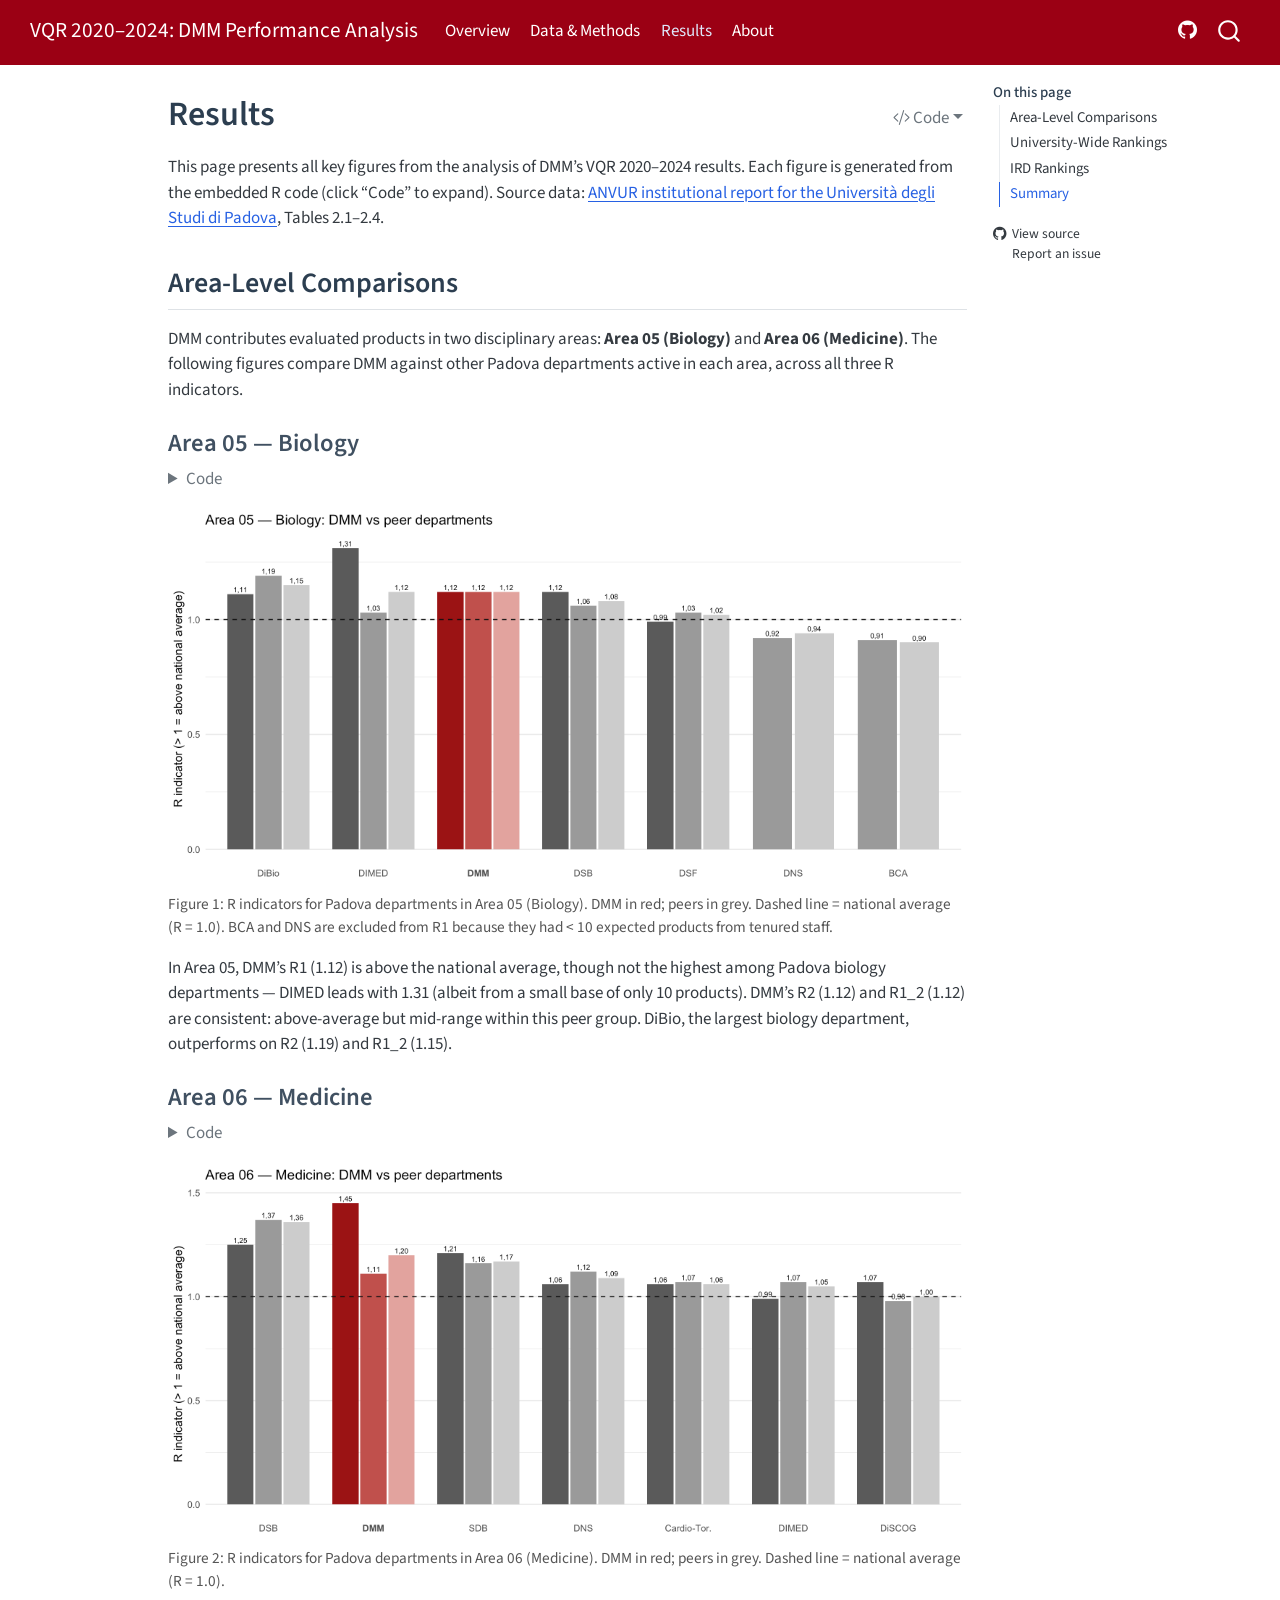
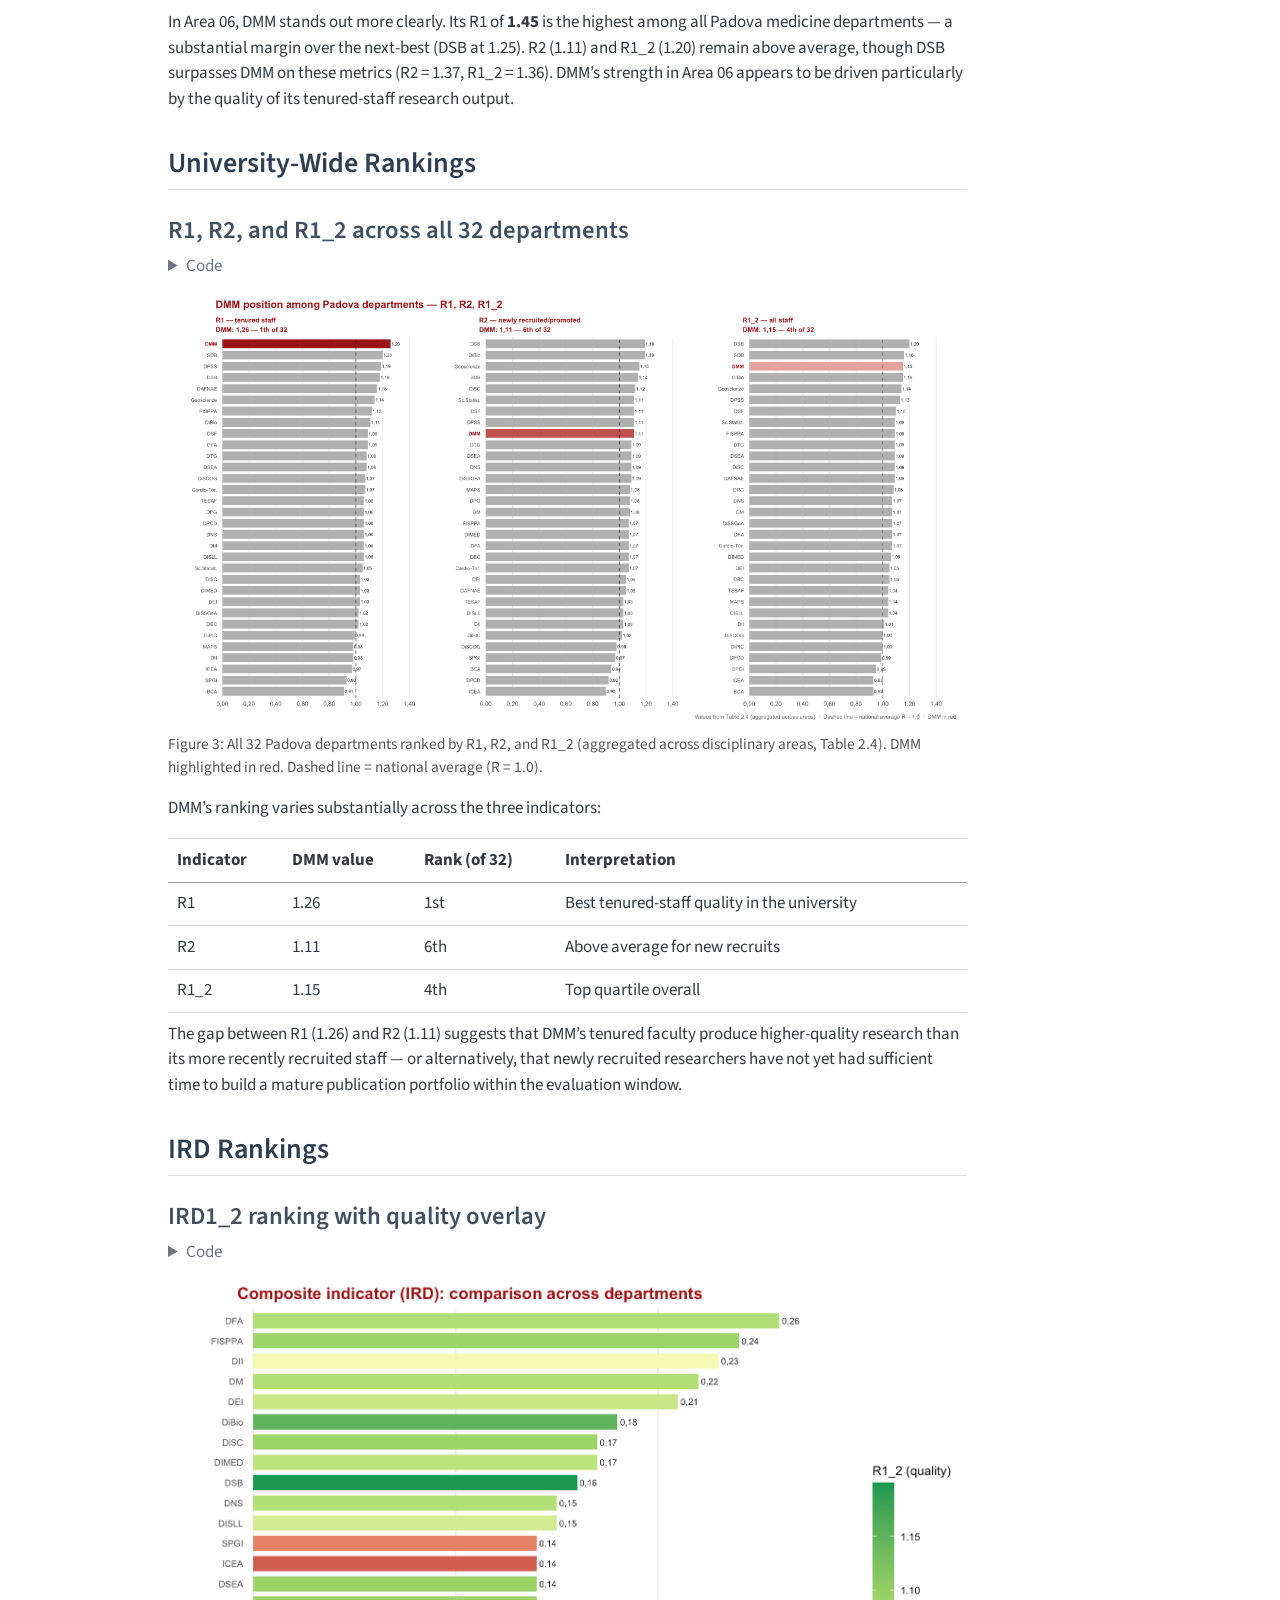
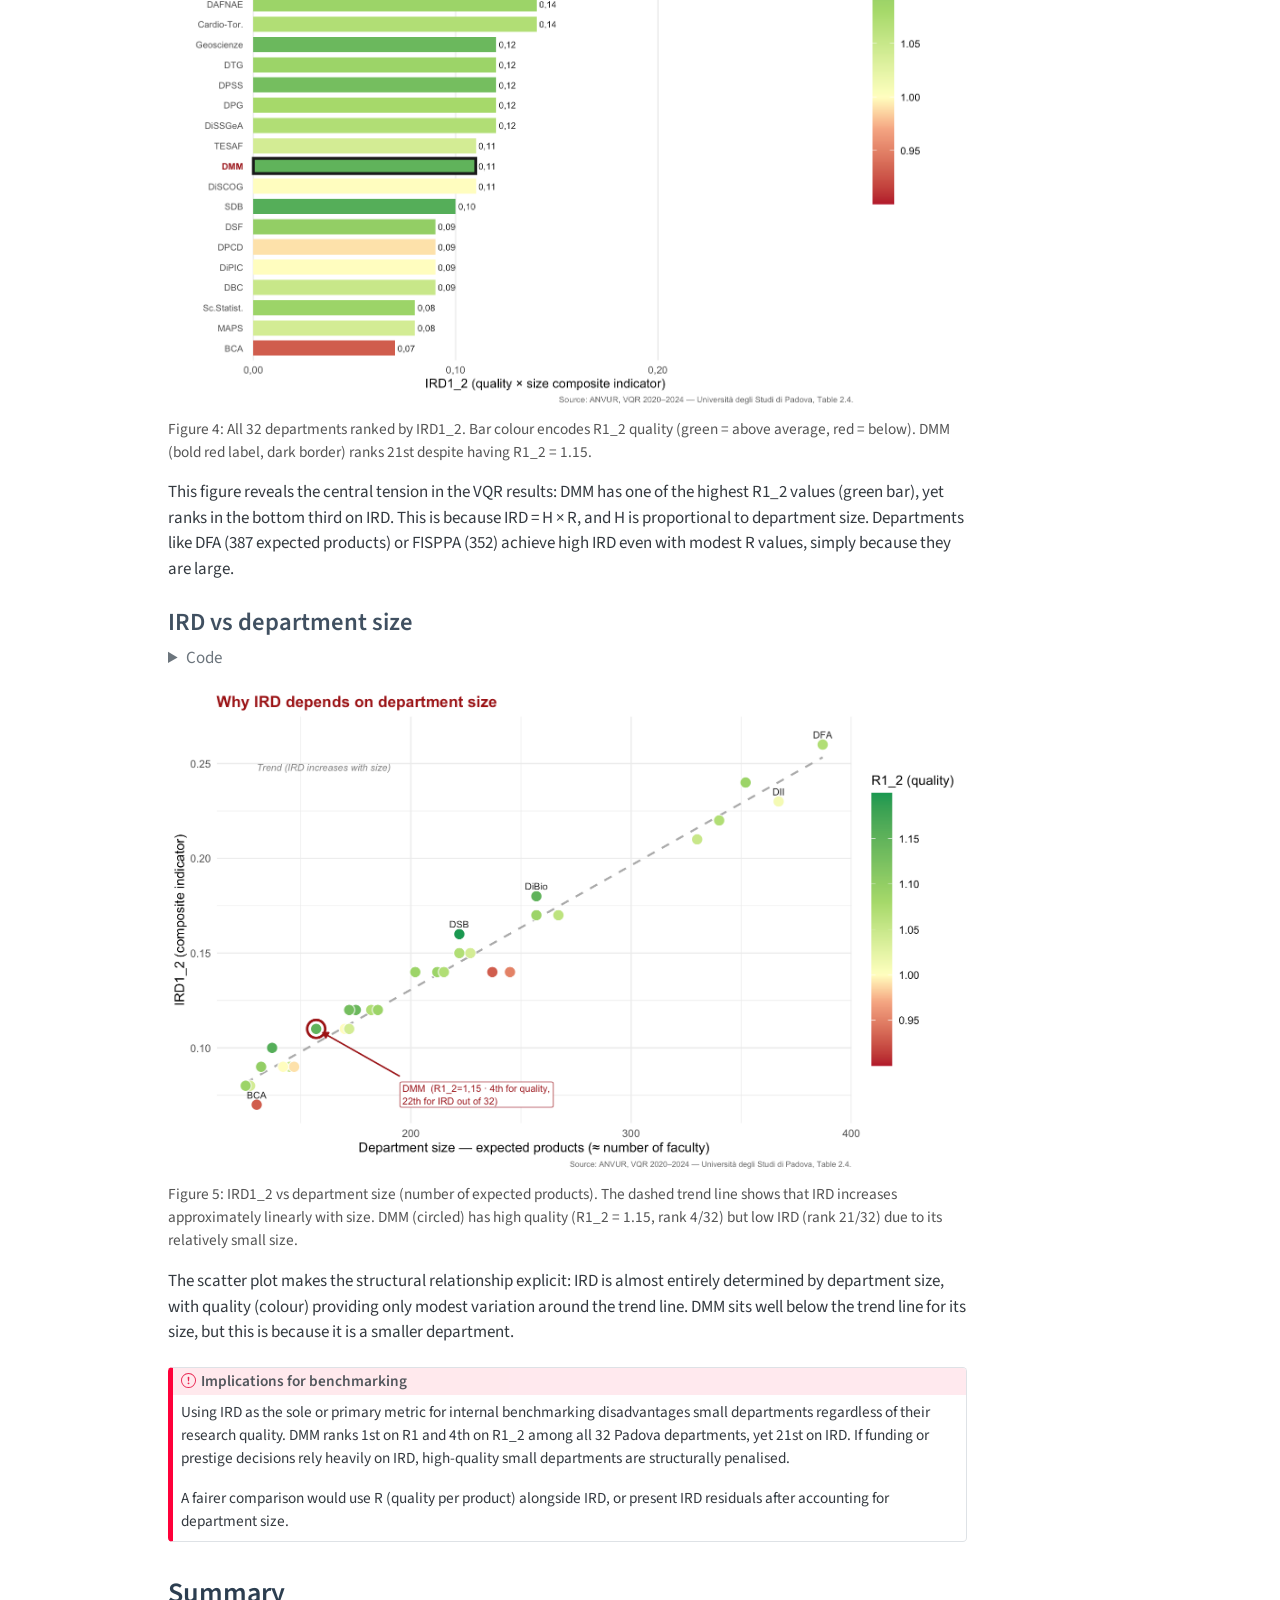
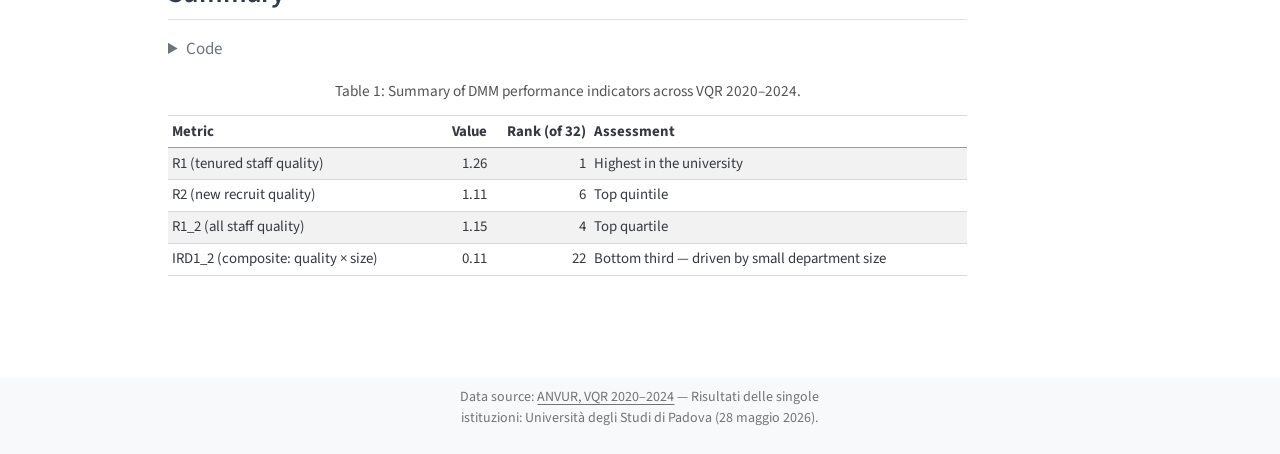
<file: docs/results.html>
<!DOCTYPE html>
<html xmlns="http://www.w3.org/1999/xhtml" lang="en" xml:lang="en"><head>

<meta charset="utf-8">
<meta name="generator" content="quarto-1.9.35">

<meta name="viewport" content="width=device-width, initial-scale=1.0, user-scalable=yes">


<title>Results – VQR 2020–2024: DMM Performance Analysis</title>
<style>
/* Default styles provided by pandoc.
** See https://pandoc.org/MANUAL.html#variables-for-html for config info.
*/
code{white-space: pre-wrap;}
span.smallcaps{font-variant: small-caps;}
div.columns{display: flex; gap: min(4vw, 1.5em);}
div.column{flex: auto; overflow-x: auto;}
div.hanging-indent{margin-left: 1.5em; text-indent: -1.5em;}
ul.task-list{list-style: none;}
ul.task-list li input[type="checkbox"] {
  width: 0.8em;
  margin: 0 0.8em 0.2em -1em; /* quarto-specific, see https://github.com/quarto-dev/quarto-cli/issues/4556 */ 
  vertical-align: middle;
}
/* CSS for syntax highlighting */
html { -webkit-text-size-adjust: 100%; }
pre > code.sourceCode { white-space: pre; position: relative; }
pre > code.sourceCode > span { display: inline-block; line-height: 1.25; }
pre > code.sourceCode > span:empty { height: 1.2em; }
.sourceCode { overflow: visible; }
code.sourceCode > span { color: inherit; text-decoration: inherit; }
div.sourceCode { margin: 1em 0; }
pre.sourceCode { margin: 0; }
@media screen {
div.sourceCode { overflow: auto; }
}
@media print {
pre > code.sourceCode { white-space: pre-wrap; }
pre > code.sourceCode > span { text-indent: -5em; padding-left: 5em; }
}
pre.numberSource code
  { counter-reset: source-line 0; }
pre.numberSource code > span
  { position: relative; left: -4em; counter-increment: source-line; }
pre.numberSource code > span > a:first-child::before
  { content: counter(source-line);
    position: relative; left: -1em; text-align: right; vertical-align: baseline;
    border: none; display: inline-block;
    -webkit-touch-callout: none; -webkit-user-select: none;
    -khtml-user-select: none; -moz-user-select: none;
    -ms-user-select: none; user-select: none;
    padding: 0 4px; width: 4em;
  }
pre.numberSource { margin-left: 3em;  padding-left: 4px; }
div.sourceCode
  {   }
@media screen {
pre > code.sourceCode > span > a:first-child::before { text-decoration: underline; }
}
</style>


<script src="site_libs/quarto-nav/quarto-nav.js"></script>
<script src="site_libs/quarto-nav/headroom.min.js"></script>
<script src="site_libs/clipboard/clipboard.min.js"></script>
<script src="site_libs/quarto-search/autocomplete.umd.js"></script>
<script src="site_libs/quarto-search/fuse.min.js"></script>
<script src="site_libs/quarto-search/quarto-search.js"></script>
<meta name="quarto:offset" content="./">
<script src="site_libs/quarto-html/quarto.js" type="module"></script>
<script src="site_libs/quarto-html/tabsets/tabsets.js" type="module"></script>
<script src="site_libs/quarto-html/popper.min.js"></script>
<script src="site_libs/quarto-html/tippy.umd.min.js"></script>
<script src="site_libs/quarto-html/anchor.min.js"></script>
<link href="site_libs/quarto-html/tippy.css" rel="stylesheet">
<link href="site_libs/quarto-html/quarto-syntax-highlighting-46f66b053e56abd73bb6e954d61a315b.css" rel="stylesheet" id="quarto-text-highlighting-styles">
<script src="site_libs/bootstrap/bootstrap.min.js"></script>
<link href="site_libs/bootstrap/bootstrap-icons.css" rel="stylesheet">
<link href="site_libs/bootstrap/bootstrap-6c75ef9b522feaf1b8181c766ce99403.min.css" rel="stylesheet" append-hash="true" id="quarto-bootstrap" data-mode="light">
<script id="quarto-search-options" type="application/json">{
  "location": "navbar",
  "copy-button": false,
  "collapse-after": 3,
  "panel-placement": "end",
  "type": "overlay",
  "limit": 50,
  "keyboard-shortcut": [
    "f",
    "/",
    "s"
  ],
  "show-item-context": false,
  "language": {
    "search-no-results-text": "No results",
    "search-matching-documents-text": "matching documents",
    "search-copy-link-title": "Copy link to search",
    "search-hide-matches-text": "Hide additional matches",
    "search-more-match-text": "more match in this document",
    "search-more-matches-text": "more matches in this document",
    "search-clear-button-title": "Clear",
    "search-text-placeholder": "",
    "search-detached-cancel-button-title": "Cancel",
    "search-submit-button-title": "Submit",
    "search-label": "Search"
  }
}</script>


<link rel="stylesheet" href="styles.css">
</head>

<body class="nav-fixed quarto-light">

<div id="quarto-search-results"></div>
  <header id="quarto-header" class="headroom fixed-top">
    <nav class="navbar navbar-expand-lg " data-bs-theme="dark">
      <div class="navbar-container container-fluid">
      <div class="navbar-brand-container mx-auto">
    <a class="navbar-brand" href="./index.html">
    <span class="navbar-title">VQR 2020–2024: DMM Performance Analysis</span>
    </a>
  </div>
            <div id="quarto-search" class="" title="Search"></div>
          <button class="navbar-toggler" type="button" data-bs-toggle="collapse" data-bs-target="#navbarCollapse" aria-controls="navbarCollapse" role="menu" aria-expanded="false" aria-label="Toggle navigation" onclick="if (window.quartoToggleHeadroom) { window.quartoToggleHeadroom(); }">
  <span class="navbar-toggler-icon"></span>
</button>
          <div class="collapse navbar-collapse" id="navbarCollapse">
            <ul class="navbar-nav navbar-nav-scroll me-auto">
  <li class="nav-item">
    <a class="nav-link" href="./index.html"> 
<span class="menu-text">Overview</span></a>
  </li>  
  <li class="nav-item">
    <a class="nav-link" href="./methods.html"> 
<span class="menu-text">Data &amp; Methods</span></a>
  </li>  
  <li class="nav-item">
    <a class="nav-link active" href="./results.html" aria-current="page"> 
<span class="menu-text">Results</span></a>
  </li>  
  <li class="nav-item">
    <a class="nav-link" href="./about.html"> 
<span class="menu-text">About</span></a>
  </li>  
</ul>
            <ul class="navbar-nav navbar-nav-scroll ms-auto">
  <li class="nav-item compact">
    <a class="nav-link" href="https://github.com/Russlewisbo/VQR_2020-2024"> <i class="bi bi-github" role="img">
</i> 
<span class="menu-text"></span></a>
  </li>  
</ul>
          </div> <!-- /navcollapse -->
            <div class="quarto-navbar-tools">
</div>
      </div> <!-- /container-fluid -->
    </nav>
</header>
<!-- content -->
<div id="quarto-content" class="quarto-container page-columns page-rows-contents page-layout-article page-navbar">
<!-- sidebar -->
<!-- margin-sidebar -->
    <div id="quarto-margin-sidebar" class="sidebar margin-sidebar">
        <nav id="TOC" role="doc-toc" class="toc-active">
    <h2 id="toc-title">On this page</h2>
   
  <ul>
  <li><a href="#sec-area" id="toc-sec-area" class="nav-link active" data-scroll-target="#sec-area">Area-Level Comparisons</a>
  <ul class="collapse">
  <li><a href="#sec-area05" id="toc-sec-area05" class="nav-link" data-scroll-target="#sec-area05">Area 05 — Biology</a></li>
  <li><a href="#sec-area06" id="toc-sec-area06" class="nav-link" data-scroll-target="#sec-area06">Area 06 — Medicine</a></li>
  </ul></li>
  <li><a href="#sec-rankings" id="toc-sec-rankings" class="nav-link" data-scroll-target="#sec-rankings">University-Wide Rankings</a>
  <ul class="collapse">
  <li><a href="#sec-rank-panels" id="toc-sec-rank-panels" class="nav-link" data-scroll-target="#sec-rank-panels">R1, R2, and R1_2 across all 32 departments</a></li>
  </ul></li>
  <li><a href="#sec-ird" id="toc-sec-ird" class="nav-link" data-scroll-target="#sec-ird">IRD Rankings</a>
  <ul class="collapse">
  <li><a href="#sec-ird-rank" id="toc-sec-ird-rank" class="nav-link" data-scroll-target="#sec-ird-rank">IRD1_2 ranking with quality overlay</a></li>
  <li><a href="#sec-ird-scatter" id="toc-sec-ird-scatter" class="nav-link" data-scroll-target="#sec-ird-scatter">IRD vs department size</a></li>
  </ul></li>
  <li><a href="#summary" id="toc-summary" class="nav-link" data-scroll-target="#summary">Summary</a></li>
  </ul>
<div class="toc-actions"><ul><li><a href="https://github.com/Russlewisbo/VQR_2020-2024/blob/main/results.qmd" class="toc-action"><i class="bi bi-github"></i>View source</a></li><li><a href="https://github.com/Russlewisbo/VQR_2020-2024/issues/new" class="toc-action"><i class="bi empty"></i>Report an issue</a></li></ul></div></nav>
    </div>
<!-- main -->
<main class="content" id="quarto-document-content">

<header id="title-block-header" class="quarto-title-block default">
<div class="quarto-title">
<div class="quarto-title-block"><div><h1 class="title">Results</h1><button type="button" class="btn code-tools-button dropdown-toggle" id="quarto-code-tools-menu" data-bs-toggle="dropdown" aria-expanded="false"><i class="bi"></i> Code</button><ul class="dropdown-menu dropdown-menu-end" aria-labelelledby="quarto-code-tools-menu"><li><a id="quarto-show-all-code" class="dropdown-item" href="javascript:void(0)" role="button">Show All Code</a></li><li><a id="quarto-hide-all-code" class="dropdown-item" href="javascript:void(0)" role="button">Hide All Code</a></li><li><hr class="dropdown-divider"></li><li><a id="quarto-view-source" class="dropdown-item" href="javascript:void(0)" role="button">View Source</a></li></ul></div></div>
</div>



<div class="quarto-title-meta">

    
  
    
  </div>
  


</header>


<p>This page presents all key figures from the analysis of DMM’s VQR 2020–2024 results. Each figure is generated from the embedded R code (click “Code” to expand). Source data: <a href="https://www.anvur.it/attivita/vqr/vqr-2020-2024/">ANVUR institutional report for the Università degli Studi di Padova</a>, Tables 2.1–2.4.</p>
<section id="sec-area" class="level2">
<h2 class="anchored" data-anchor-id="sec-area">Area-Level Comparisons</h2>
<p>DMM contributes evaluated products in two disciplinary areas: <strong>Area 05 (Biology)</strong> and <strong>Area 06 (Medicine)</strong>. The following figures compare DMM against other Padova departments active in each area, across all three R indicators.</p>
<section id="sec-area05" class="level3">
<h3 class="anchored" data-anchor-id="sec-area05">Area 05 — Biology</h3>
<div class="cell">
<details class="code-fold">
<summary>Code</summary>
<div class="code-copy-outer-scaffold"><div class="sourceCode cell-code" id="cb1"><pre class="sourceCode r code-with-copy"><code class="sourceCode r"><span id="cb1-1"><a href="#cb1-1" aria-hidden="true" tabindex="-1"></a>plot_area <span class="ot">&lt;-</span> <span class="cf">function</span>(area_code, titolo) {</span>
<span id="cb1-2"><a href="#cb1-2" aria-hidden="true" tabindex="-1"></a>  d <span class="ot">&lt;-</span> area_df <span class="sc">|&gt;</span> <span class="fu">filter</span>(area <span class="sc">==</span> area_code)</span>
<span id="cb1-3"><a href="#cb1-3" aria-hidden="true" tabindex="-1"></a>  ord <span class="ot">&lt;-</span> d <span class="sc">|&gt;</span> <span class="fu">filter</span>(indicatore <span class="sc">==</span> <span class="st">"R1_2"</span>) <span class="sc">|&gt;</span> <span class="fu">arrange</span>(<span class="fu">desc</span>(R)) <span class="sc">|&gt;</span> <span class="fu">pull</span>(sigla)</span>
<span id="cb1-4"><a href="#cb1-4" aria-hidden="true" tabindex="-1"></a>  ord <span class="ot">&lt;-</span> <span class="fu">union</span>(ord, <span class="fu">unique</span>(d<span class="sc">$</span>sigla))</span>
<span id="cb1-5"><a href="#cb1-5" aria-hidden="true" tabindex="-1"></a>  d <span class="ot">&lt;-</span> d <span class="sc">|&gt;</span> <span class="fu">mutate</span>(</span>
<span id="cb1-6"><a href="#cb1-6" aria-hidden="true" tabindex="-1"></a>    <span class="at">sigla =</span> <span class="fu">factor</span>(sigla, <span class="at">levels =</span> ord),</span>
<span id="cb1-7"><a href="#cb1-7" aria-hidden="true" tabindex="-1"></a>    <span class="at">grp =</span> <span class="fu">paste0</span>(<span class="fu">ifelse</span>(is_dmm, <span class="st">"DMM_"</span>, <span class="st">"ALT_"</span>), indicatore)</span>
<span id="cb1-8"><a href="#cb1-8" aria-hidden="true" tabindex="-1"></a>  )</span>
<span id="cb1-9"><a href="#cb1-9" aria-hidden="true" tabindex="-1"></a>  pal <span class="ot">&lt;-</span> <span class="fu">c</span>(</span>
<span id="cb1-10"><a href="#cb1-10" aria-hidden="true" tabindex="-1"></a>    <span class="at">DMM_R1 =</span> <span class="fu">unname</span>(RED[<span class="st">"R1"</span>]), <span class="at">DMM_R2 =</span> <span class="fu">unname</span>(RED[<span class="st">"R2"</span>]),</span>
<span id="cb1-11"><a href="#cb1-11" aria-hidden="true" tabindex="-1"></a>    <span class="at">DMM_R1_2 =</span> <span class="fu">unname</span>(RED[<span class="st">"R1_2"</span>]),</span>
<span id="cb1-12"><a href="#cb1-12" aria-hidden="true" tabindex="-1"></a>    <span class="at">ALT_R1 =</span> <span class="fu">unname</span>(GRAY[<span class="st">"R1"</span>]), <span class="at">ALT_R2 =</span> <span class="fu">unname</span>(GRAY[<span class="st">"R2"</span>]),</span>
<span id="cb1-13"><a href="#cb1-13" aria-hidden="true" tabindex="-1"></a>    <span class="at">ALT_R1_2 =</span> <span class="fu">unname</span>(GRAY[<span class="st">"R1_2"</span>])</span>
<span id="cb1-14"><a href="#cb1-14" aria-hidden="true" tabindex="-1"></a>  )</span>
<span id="cb1-15"><a href="#cb1-15" aria-hidden="true" tabindex="-1"></a>  <span class="fu">ggplot</span>(d, <span class="fu">aes</span>(sigla, R, <span class="at">group =</span> indicatore, <span class="at">fill =</span> grp)) <span class="sc">+</span></span>
<span id="cb1-16"><a href="#cb1-16" aria-hidden="true" tabindex="-1"></a>    <span class="fu">geom_col</span>(<span class="at">position =</span> <span class="fu">position_dodge</span>(<span class="at">width =</span> <span class="fl">0.8</span>), <span class="at">width =</span> <span class="fl">0.75</span>) <span class="sc">+</span></span>
<span id="cb1-17"><a href="#cb1-17" aria-hidden="true" tabindex="-1"></a>    <span class="fu">geom_hline</span>(<span class="at">yintercept =</span> <span class="dv">1</span>, <span class="at">linetype =</span> <span class="st">"dashed"</span>, <span class="at">color =</span> REF_LINE) <span class="sc">+</span></span>
<span id="cb1-18"><a href="#cb1-18" aria-hidden="true" tabindex="-1"></a>    <span class="fu">geom_text</span>(<span class="fu">aes</span>(<span class="at">label =</span> <span class="fu">it_num</span>(R)),</span>
<span id="cb1-19"><a href="#cb1-19" aria-hidden="true" tabindex="-1"></a>              <span class="at">position =</span> <span class="fu">position_dodge</span>(<span class="at">width =</span> <span class="fl">0.8</span>), <span class="at">vjust =</span> <span class="sc">-</span><span class="fl">0.4</span>, <span class="at">size =</span> <span class="fl">2.6</span>) <span class="sc">+</span></span>
<span id="cb1-20"><a href="#cb1-20" aria-hidden="true" tabindex="-1"></a>    <span class="fu">scale_fill_manual</span>(<span class="at">values =</span> pal, <span class="at">guide =</span> <span class="st">"none"</span>) <span class="sc">+</span></span>
<span id="cb1-21"><a href="#cb1-21" aria-hidden="true" tabindex="-1"></a>    <span class="fu">labs</span>(<span class="at">title =</span> titolo, <span class="at">x =</span> <span class="cn">NULL</span>,</span>
<span id="cb1-22"><a href="#cb1-22" aria-hidden="true" tabindex="-1"></a>         <span class="at">y =</span> <span class="st">"R indicator (&gt; 1 = above national average)"</span>) <span class="sc">+</span></span>
<span id="cb1-23"><a href="#cb1-23" aria-hidden="true" tabindex="-1"></a>    <span class="fu">theme_minimal</span>(<span class="at">base_size =</span> <span class="dv">12</span>) <span class="sc">+</span></span>
<span id="cb1-24"><a href="#cb1-24" aria-hidden="true" tabindex="-1"></a>    <span class="fu">theme</span>(</span>
<span id="cb1-25"><a href="#cb1-25" aria-hidden="true" tabindex="-1"></a>      <span class="at">panel.grid.major.x =</span> <span class="fu">element_blank</span>(),</span>
<span id="cb1-26"><a href="#cb1-26" aria-hidden="true" tabindex="-1"></a>      <span class="at">axis.text.x =</span> <span class="fu">element_text</span>(</span>
<span id="cb1-27"><a href="#cb1-27" aria-hidden="true" tabindex="-1"></a>        <span class="at">face =</span> <span class="fu">ifelse</span>(<span class="fu">levels</span>(d<span class="sc">$</span>sigla) <span class="sc">==</span> <span class="st">"DMM"</span>, <span class="st">"bold"</span>, <span class="st">"plain"</span>)</span>
<span id="cb1-28"><a href="#cb1-28" aria-hidden="true" tabindex="-1"></a>      )</span>
<span id="cb1-29"><a href="#cb1-29" aria-hidden="true" tabindex="-1"></a>    )</span>
<span id="cb1-30"><a href="#cb1-30" aria-hidden="true" tabindex="-1"></a>}</span>
<span id="cb1-31"><a href="#cb1-31" aria-hidden="true" tabindex="-1"></a><span class="fu">plot_area</span>(<span class="st">"5"</span>, <span class="st">"Area 05 — Biology: DMM vs peer departments"</span>)</span></code></pre></div><button title="Copy to Clipboard" class="code-copy-button"><i class="bi"></i></button></div>
</details>
<div class="cell-output-display">
<div id="fig-area05" class="quarto-float quarto-figure quarto-figure-center anchored">
<figure class="quarto-float quarto-float-fig figure">
<div aria-describedby="fig-area05-caption-0ceaefa1-69ba-4598-a22c-09a6ac19f8ca">
<img src="results_files/figure-html/fig-area05-1.png" class="img-fluid figure-img" width="1104">
</div>
<figcaption class="quarto-float-caption-bottom quarto-float-caption quarto-float-fig" id="fig-area05-caption-0ceaefa1-69ba-4598-a22c-09a6ac19f8ca">
Figure&nbsp;1: R indicators for Padova departments in Area 05 (Biology). DMM in red; peers in grey. Dashed line = national average (R = 1.0). BCA and DNS are excluded from R1 because they had &lt; 10 expected products from tenured staff.
</figcaption>
</figure>
</div>
</div>
</div>
<p>In Area 05, DMM’s R1 (1.12) is above the national average, though not the highest among Padova biology departments — DIMED leads with 1.31 (albeit from a small base of only 10 products). DMM’s R2 (1.12) and R1_2 (1.12) are consistent: above-average but mid-range within this peer group. DiBio, the largest biology department, outperforms on R2 (1.19) and R1_2 (1.15).</p>
</section>
<section id="sec-area06" class="level3">
<h3 class="anchored" data-anchor-id="sec-area06">Area 06 — Medicine</h3>
<div class="cell">
<details class="code-fold">
<summary>Code</summary>
<div class="code-copy-outer-scaffold"><div class="sourceCode cell-code" id="cb2"><pre class="sourceCode r code-with-copy"><code class="sourceCode r"><span id="cb2-1"><a href="#cb2-1" aria-hidden="true" tabindex="-1"></a><span class="fu">plot_area</span>(<span class="st">"6"</span>, <span class="st">"Area 06 — Medicine: DMM vs peer departments"</span>)</span></code></pre></div><button title="Copy to Clipboard" class="code-copy-button"><i class="bi"></i></button></div>
</details>
<div class="cell-output-display">
<div id="fig-area06" class="quarto-float quarto-figure quarto-figure-center anchored">
<figure class="quarto-float quarto-float-fig figure">
<div aria-describedby="fig-area06-caption-0ceaefa1-69ba-4598-a22c-09a6ac19f8ca">
<img src="results_files/figure-html/fig-area06-1.png" class="img-fluid figure-img" width="1104">
</div>
<figcaption class="quarto-float-caption-bottom quarto-float-caption quarto-float-fig" id="fig-area06-caption-0ceaefa1-69ba-4598-a22c-09a6ac19f8ca">
Figure&nbsp;2: R indicators for Padova departments in Area 06 (Medicine). DMM in red; peers in grey. Dashed line = national average (R = 1.0).
</figcaption>
</figure>
</div>
</div>
</div>
<p>In Area 06, DMM stands out more clearly. Its R1 of <strong>1.45</strong> is the highest among all Padova medicine departments — a substantial margin over the next-best (DSB at 1.25). R2 (1.11) and R1_2 (1.20) remain above average, though DSB surpasses DMM on these metrics (R2 = 1.37, R1_2 = 1.36). DMM’s strength in Area 06 appears to be driven particularly by the quality of its tenured-staff research output.</p>
</section>
</section>
<section id="sec-rankings" class="level2">
<h2 class="anchored" data-anchor-id="sec-rankings">University-Wide Rankings</h2>
<section id="sec-rank-panels" class="level3">
<h3 class="anchored" data-anchor-id="sec-rank-panels">R1, R2, and R1_2 across all 32 departments</h3>
<div class="cell">
<details class="code-fold">
<summary>Code</summary>
<div class="code-copy-outer-scaffold"><div class="sourceCode cell-code" id="cb3"><pre class="sourceCode r code-with-copy"><code class="sourceCode r"><span id="cb3-1"><a href="#cb3-1" aria-hidden="true" tabindex="-1"></a>dmm_vals_rank <span class="ot">&lt;-</span> ird_df <span class="sc">|&gt;</span></span>
<span id="cb3-2"><a href="#cb3-2" aria-hidden="true" tabindex="-1"></a>  <span class="fu">mutate</span>(<span class="fu">across</span>(<span class="fu">c</span>(R1, R2, R1_2),</span>
<span id="cb3-3"><a href="#cb3-3" aria-hidden="true" tabindex="-1"></a>                \(x) <span class="fu">rank</span>(<span class="fu">desc</span>(x), <span class="at">ties.method =</span> <span class="st">"first"</span>), <span class="at">.names =</span> <span class="st">"rk_{.col}"</span>)) <span class="sc">|&gt;</span></span>
<span id="cb3-4"><a href="#cb3-4" aria-hidden="true" tabindex="-1"></a>  <span class="fu">filter</span>(is_dmm) <span class="sc">|&gt;</span></span>
<span id="cb3-5"><a href="#cb3-5" aria-hidden="true" tabindex="-1"></a>  <span class="fu">select</span>(R1, R2, R1_2, rk_R1, rk_R2, rk_R1_2)</span>
<span id="cb3-6"><a href="#cb3-6" aria-hidden="true" tabindex="-1"></a></span>
<span id="cb3-7"><a href="#cb3-7" aria-hidden="true" tabindex="-1"></a>panel_labels_rank <span class="ot">&lt;-</span> <span class="fu">c</span>(</span>
<span id="cb3-8"><a href="#cb3-8" aria-hidden="true" tabindex="-1"></a>  <span class="at">R1 =</span> <span class="fu">paste0</span>(<span class="st">"R1 — tenured staff</span><span class="sc">\n</span><span class="st">DMM: "</span>,</span>
<span id="cb3-9"><a href="#cb3-9" aria-hidden="true" tabindex="-1"></a>              <span class="fu">it_num</span>(dmm_vals_rank<span class="sc">$</span>R1), <span class="st">" — "</span>,</span>
<span id="cb3-10"><a href="#cb3-10" aria-hidden="true" tabindex="-1"></a>              dmm_vals_rank<span class="sc">$</span>rk_R1, <span class="st">"th of 32"</span>),</span>
<span id="cb3-11"><a href="#cb3-11" aria-hidden="true" tabindex="-1"></a>  <span class="at">R2 =</span> <span class="fu">paste0</span>(<span class="st">"R2 — newly recruited/promoted</span><span class="sc">\n</span><span class="st">DMM: "</span>,</span>
<span id="cb3-12"><a href="#cb3-12" aria-hidden="true" tabindex="-1"></a>              <span class="fu">it_num</span>(dmm_vals_rank<span class="sc">$</span>R2), <span class="st">" — "</span>,</span>
<span id="cb3-13"><a href="#cb3-13" aria-hidden="true" tabindex="-1"></a>              dmm_vals_rank<span class="sc">$</span>rk_R2, <span class="st">"th of 32"</span>),</span>
<span id="cb3-14"><a href="#cb3-14" aria-hidden="true" tabindex="-1"></a>  <span class="at">R1_2 =</span> <span class="fu">paste0</span>(<span class="st">"R1_2 — all staff</span><span class="sc">\n</span><span class="st">DMM: "</span>,</span>
<span id="cb3-15"><a href="#cb3-15" aria-hidden="true" tabindex="-1"></a>                <span class="fu">it_num</span>(dmm_vals_rank<span class="sc">$</span>R1_2), <span class="st">" — "</span>,</span>
<span id="cb3-16"><a href="#cb3-16" aria-hidden="true" tabindex="-1"></a>                dmm_vals_rank<span class="sc">$</span>rk_R1_2, <span class="st">"th of 32"</span>)</span>
<span id="cb3-17"><a href="#cb3-17" aria-hidden="true" tabindex="-1"></a>)</span>
<span id="cb3-18"><a href="#cb3-18" aria-hidden="true" tabindex="-1"></a></span>
<span id="cb3-19"><a href="#cb3-19" aria-hidden="true" tabindex="-1"></a>make_rank_panel <span class="ot">&lt;-</span> <span class="cf">function</span>(col, color, strip_title) {</span>
<span id="cb3-20"><a href="#cb3-20" aria-hidden="true" tabindex="-1"></a>  d <span class="ot">&lt;-</span> ird_df <span class="sc">|&gt;</span></span>
<span id="cb3-21"><a href="#cb3-21" aria-hidden="true" tabindex="-1"></a>    <span class="fu">transmute</span>(<span class="at">R =</span> .data[[col]], is_dmm,</span>
<span id="cb3-22"><a href="#cb3-22" aria-hidden="true" tabindex="-1"></a>              <span class="at">lbl_fct =</span> <span class="fu">fct_reorder</span>(sigla, R),</span>
<span id="cb3-23"><a href="#cb3-23" aria-hidden="true" tabindex="-1"></a>              <span class="at">fill =</span> <span class="fu">ifelse</span>(is_dmm, color, <span class="st">"#B0B0B0"</span>))</span>
<span id="cb3-24"><a href="#cb3-24" aria-hidden="true" tabindex="-1"></a>  <span class="fu">ggplot</span>(d, <span class="fu">aes</span>(<span class="at">x =</span> R, <span class="at">y =</span> lbl_fct, <span class="at">fill =</span> fill)) <span class="sc">+</span></span>
<span id="cb3-25"><a href="#cb3-25" aria-hidden="true" tabindex="-1"></a>    <span class="fu">geom_col</span>(<span class="at">width =</span> <span class="fl">0.78</span>) <span class="sc">+</span></span>
<span id="cb3-26"><a href="#cb3-26" aria-hidden="true" tabindex="-1"></a>    <span class="fu">geom_text</span>(</span>
<span id="cb3-27"><a href="#cb3-27" aria-hidden="true" tabindex="-1"></a>      <span class="fu">aes</span>(<span class="at">x =</span> <span class="sc">-</span><span class="fl">0.04</span>, <span class="at">y =</span> lbl_fct, <span class="at">label =</span> <span class="fu">as.character</span>(lbl_fct),</span>
<span id="cb3-28"><a href="#cb3-28" aria-hidden="true" tabindex="-1"></a>          <span class="at">color =</span> is_dmm, <span class="at">fontface =</span> <span class="fu">ifelse</span>(is_dmm, <span class="st">"bold"</span>, <span class="st">"plain"</span>)),</span>
<span id="cb3-29"><a href="#cb3-29" aria-hidden="true" tabindex="-1"></a>      <span class="at">hjust =</span> <span class="dv">1</span>, <span class="at">size =</span> <span class="fl">2.2</span>) <span class="sc">+</span></span>
<span id="cb3-30"><a href="#cb3-30" aria-hidden="true" tabindex="-1"></a>    <span class="fu">geom_text</span>(<span class="fu">aes</span>(<span class="at">label =</span> <span class="fu">it_num</span>(R)), <span class="at">hjust =</span> <span class="sc">-</span><span class="fl">0.08</span>, <span class="at">size =</span> <span class="fl">2.0</span>, <span class="at">color =</span> INK) <span class="sc">+</span></span>
<span id="cb3-31"><a href="#cb3-31" aria-hidden="true" tabindex="-1"></a>    <span class="fu">geom_vline</span>(<span class="at">xintercept =</span> <span class="dv">1</span>, <span class="at">linetype =</span> <span class="st">"dashed"</span>, <span class="at">color =</span> REF_LINE, <span class="at">linewidth =</span> <span class="fl">0.3</span>) <span class="sc">+</span></span>
<span id="cb3-32"><a href="#cb3-32" aria-hidden="true" tabindex="-1"></a>    <span class="fu">scale_fill_identity</span>() <span class="sc">+</span></span>
<span id="cb3-33"><a href="#cb3-33" aria-hidden="true" tabindex="-1"></a>    <span class="fu">scale_color_manual</span>(<span class="at">values =</span> <span class="fu">c</span>(<span class="st">"FALSE"</span> <span class="ot">=</span> <span class="st">"gray30"</span>, <span class="st">"TRUE"</span> <span class="ot">=</span> <span class="st">"#9B0014"</span>), <span class="at">guide =</span> <span class="st">"none"</span>) <span class="sc">+</span></span>
<span id="cb3-34"><a href="#cb3-34" aria-hidden="true" tabindex="-1"></a>    <span class="fu">scale_x_continuous</span>(<span class="at">breaks =</span> <span class="fu">seq</span>(<span class="dv">0</span>, <span class="fl">1.4</span>, <span class="fl">0.2</span>), <span class="at">limits =</span> <span class="fu">c</span>(<span class="sc">-</span><span class="fl">0.05</span>, <span class="fl">1.52</span>),</span>
<span id="cb3-35"><a href="#cb3-35" aria-hidden="true" tabindex="-1"></a>                       <span class="at">labels =</span> <span class="cf">function</span>(x) <span class="fu">ifelse</span>(x <span class="sc">&lt;</span> <span class="dv">0</span>, <span class="st">""</span>, <span class="fu">it_num</span>(x)),</span>
<span id="cb3-36"><a href="#cb3-36" aria-hidden="true" tabindex="-1"></a>                       <span class="at">expand =</span> <span class="fu">expansion</span>(<span class="at">mult =</span> <span class="fu">c</span>(<span class="dv">0</span>, <span class="fl">0.02</span>))) <span class="sc">+</span></span>
<span id="cb3-37"><a href="#cb3-37" aria-hidden="true" tabindex="-1"></a>    <span class="fu">coord_cartesian</span>(<span class="at">clip =</span> <span class="st">"off"</span>) <span class="sc">+</span></span>
<span id="cb3-38"><a href="#cb3-38" aria-hidden="true" tabindex="-1"></a>    <span class="fu">labs</span>(<span class="at">title =</span> strip_title, <span class="at">x =</span> <span class="cn">NULL</span>, <span class="at">y =</span> <span class="cn">NULL</span>) <span class="sc">+</span></span>
<span id="cb3-39"><a href="#cb3-39" aria-hidden="true" tabindex="-1"></a>    <span class="fu">theme_minimal</span>(<span class="at">base_size =</span> <span class="fl">9.5</span>) <span class="sc">+</span></span>
<span id="cb3-40"><a href="#cb3-40" aria-hidden="true" tabindex="-1"></a>    <span class="fu">theme</span>(</span>
<span id="cb3-41"><a href="#cb3-41" aria-hidden="true" tabindex="-1"></a>      <span class="at">plot.title =</span> <span class="fu">element_text</span>(<span class="at">color =</span> <span class="st">"#9B0014"</span>, <span class="at">face =</span> <span class="st">"bold"</span>,</span>
<span id="cb3-42"><a href="#cb3-42" aria-hidden="true" tabindex="-1"></a>                                <span class="at">size =</span> <span class="fl">8.5</span>, <span class="at">lineheight =</span> <span class="fl">1.2</span>),</span>
<span id="cb3-43"><a href="#cb3-43" aria-hidden="true" tabindex="-1"></a>      <span class="at">axis.text.y =</span> <span class="fu">element_blank</span>(), <span class="at">axis.ticks.y =</span> <span class="fu">element_blank</span>(),</span>
<span id="cb3-44"><a href="#cb3-44" aria-hidden="true" tabindex="-1"></a>      <span class="at">panel.grid.major.y =</span> <span class="fu">element_blank</span>(), <span class="at">panel.grid.minor =</span> <span class="fu">element_blank</span>(),</span>
<span id="cb3-45"><a href="#cb3-45" aria-hidden="true" tabindex="-1"></a>      <span class="at">plot.margin =</span> <span class="fu">margin</span>(<span class="at">t =</span> <span class="dv">4</span>, <span class="at">r =</span> <span class="dv">8</span>, <span class="at">b =</span> <span class="dv">4</span>, <span class="at">l =</span> <span class="dv">55</span>)</span>
<span id="cb3-46"><a href="#cb3-46" aria-hidden="true" tabindex="-1"></a>    )</span>
<span id="cb3-47"><a href="#cb3-47" aria-hidden="true" tabindex="-1"></a>}</span>
<span id="cb3-48"><a href="#cb3-48" aria-hidden="true" tabindex="-1"></a></span>
<span id="cb3-49"><a href="#cb3-49" aria-hidden="true" tabindex="-1"></a>(</span>
<span id="cb3-50"><a href="#cb3-50" aria-hidden="true" tabindex="-1"></a>  <span class="fu">make_rank_panel</span>(<span class="st">"R1"</span>, <span class="fu">unname</span>(RED[<span class="st">"R1"</span>]), panel_labels_rank[<span class="st">"R1"</span>]) <span class="sc">|</span></span>
<span id="cb3-51"><a href="#cb3-51" aria-hidden="true" tabindex="-1"></a>  <span class="fu">make_rank_panel</span>(<span class="st">"R2"</span>, <span class="fu">unname</span>(RED[<span class="st">"R2"</span>]), panel_labels_rank[<span class="st">"R2"</span>]) <span class="sc">|</span></span>
<span id="cb3-52"><a href="#cb3-52" aria-hidden="true" tabindex="-1"></a>  <span class="fu">make_rank_panel</span>(<span class="st">"R1_2"</span>, <span class="fu">unname</span>(RED[<span class="st">"R1_2"</span>]), panel_labels_rank[<span class="st">"R1_2"</span>])</span>
<span id="cb3-53"><a href="#cb3-53" aria-hidden="true" tabindex="-1"></a>) <span class="sc">+</span> <span class="fu">plot_annotation</span>(</span>
<span id="cb3-54"><a href="#cb3-54" aria-hidden="true" tabindex="-1"></a>  <span class="at">title =</span> <span class="st">"DMM position among Padova departments — R1, R2, R1_2"</span>,</span>
<span id="cb3-55"><a href="#cb3-55" aria-hidden="true" tabindex="-1"></a>  <span class="at">caption =</span> <span class="st">"Values from Table 2.4 (aggregated across areas)  ·  Dashed line = national average R = 1.0  ·  DMM in red"</span>,</span>
<span id="cb3-56"><a href="#cb3-56" aria-hidden="true" tabindex="-1"></a>  <span class="at">theme =</span> <span class="fu">theme</span>(</span>
<span id="cb3-57"><a href="#cb3-57" aria-hidden="true" tabindex="-1"></a>    <span class="at">plot.title =</span> <span class="fu">element_text</span>(<span class="at">color =</span> <span class="st">"#9B0014"</span>, <span class="at">face =</span> <span class="st">"bold"</span>, <span class="at">size =</span> <span class="dv">13</span>),</span>
<span id="cb3-58"><a href="#cb3-58" aria-hidden="true" tabindex="-1"></a>    <span class="at">plot.caption =</span> <span class="fu">element_text</span>(<span class="at">size =</span> <span class="dv">7</span>, <span class="at">color =</span> <span class="st">"gray40"</span>)</span>
<span id="cb3-59"><a href="#cb3-59" aria-hidden="true" tabindex="-1"></a>  )</span>
<span id="cb3-60"><a href="#cb3-60" aria-hidden="true" tabindex="-1"></a>)</span></code></pre></div><button title="Copy to Clipboard" class="code-copy-button"><i class="bi"></i></button></div>
</details>
<div class="cell-output-display">
<div id="fig-rank-panels" class="quarto-float quarto-figure quarto-figure-center anchored">
<figure class="quarto-float quarto-float-fig figure">
<div aria-describedby="fig-rank-panels-caption-0ceaefa1-69ba-4598-a22c-09a6ac19f8ca">
<img src="results_files/figure-html/fig-rank-panels-1.png" class="img-fluid figure-img" width="1344">
</div>
<figcaption class="quarto-float-caption-bottom quarto-float-caption quarto-float-fig" id="fig-rank-panels-caption-0ceaefa1-69ba-4598-a22c-09a6ac19f8ca">
Figure&nbsp;3: All 32 Padova departments ranked by R1, R2, and R1_2 (aggregated across disciplinary areas, Table 2.4). DMM highlighted in red. Dashed line = national average (R = 1.0).
</figcaption>
</figure>
</div>
</div>
</div>
<p>DMM’s ranking varies substantially across the three indicators:</p>
<table class="caption-top table">
<thead>
<tr class="header">
<th>Indicator</th>
<th>DMM value</th>
<th>Rank (of 32)</th>
<th>Interpretation</th>
</tr>
</thead>
<tbody>
<tr class="odd">
<td>R1</td>
<td>1.26</td>
<td>1st</td>
<td>Best tenured-staff quality in the university</td>
</tr>
<tr class="even">
<td>R2</td>
<td>1.11</td>
<td>6th</td>
<td>Above average for new recruits</td>
</tr>
<tr class="odd">
<td>R1_2</td>
<td>1.15</td>
<td>4th</td>
<td>Top quartile overall</td>
</tr>
</tbody>
</table>
<p>The gap between R1 (1.26) and R2 (1.11) suggests that DMM’s tenured faculty produce higher-quality research than its more recently recruited staff — or alternatively, that newly recruited researchers have not yet had sufficient time to build a mature publication portfolio within the evaluation window.</p>
</section>
</section>
<section id="sec-ird" class="level2">
<h2 class="anchored" data-anchor-id="sec-ird">IRD Rankings</h2>
<section id="sec-ird-rank" class="level3">
<h3 class="anchored" data-anchor-id="sec-ird-rank">IRD1_2 ranking with quality overlay</h3>
<div class="cell">
<details class="code-fold">
<summary>Code</summary>
<div class="code-copy-outer-scaffold"><div class="sourceCode cell-code" id="cb4"><pre class="sourceCode r code-with-copy"><code class="sourceCode r"><span id="cb4-1"><a href="#cb4-1" aria-hidden="true" tabindex="-1"></a>ird_sorted <span class="ot">&lt;-</span> ird_df <span class="sc">|&gt;</span> <span class="fu">mutate</span>(<span class="at">lbl_fct =</span> <span class="fu">fct_reorder</span>(sigla, IRD1_2))</span>
<span id="cb4-2"><a href="#cb4-2" aria-hidden="true" tabindex="-1"></a></span>
<span id="cb4-3"><a href="#cb4-3" aria-hidden="true" tabindex="-1"></a><span class="fu">ggplot</span>(ird_sorted, <span class="fu">aes</span>(<span class="at">x =</span> IRD1_2, <span class="at">y =</span> lbl_fct)) <span class="sc">+</span></span>
<span id="cb4-4"><a href="#cb4-4" aria-hidden="true" tabindex="-1"></a>  <span class="fu">geom_col</span>(<span class="fu">aes</span>(<span class="at">fill =</span> R1_2), <span class="at">width =</span> <span class="fl">0.75</span>, <span class="at">color =</span> <span class="cn">NA</span>) <span class="sc">+</span></span>
<span id="cb4-5"><a href="#cb4-5" aria-hidden="true" tabindex="-1"></a>  <span class="fu">geom_col</span>(<span class="at">data =</span> <span class="fu">filter</span>(ird_sorted, is_dmm),</span>
<span id="cb4-6"><a href="#cb4-6" aria-hidden="true" tabindex="-1"></a>           <span class="fu">aes</span>(<span class="at">fill =</span> R1_2), <span class="at">width =</span> <span class="fl">0.75</span>, <span class="at">color =</span> <span class="st">"#1A1A1A"</span>, <span class="at">linewidth =</span> <span class="fl">1.1</span>) <span class="sc">+</span></span>
<span id="cb4-7"><a href="#cb4-7" aria-hidden="true" tabindex="-1"></a>  <span class="fu">geom_text</span>(</span>
<span id="cb4-8"><a href="#cb4-8" aria-hidden="true" tabindex="-1"></a>    <span class="fu">aes</span>(<span class="at">x =</span> <span class="sc">-</span><span class="fl">0.005</span>, <span class="at">y =</span> lbl_fct,</span>
<span id="cb4-9"><a href="#cb4-9" aria-hidden="true" tabindex="-1"></a>        <span class="at">label =</span> <span class="fu">as.character</span>(lbl_fct),</span>
<span id="cb4-10"><a href="#cb4-10" aria-hidden="true" tabindex="-1"></a>        <span class="at">color =</span> is_dmm,</span>
<span id="cb4-11"><a href="#cb4-11" aria-hidden="true" tabindex="-1"></a>        <span class="at">fontface =</span> <span class="fu">ifelse</span>(is_dmm, <span class="st">"bold"</span>, <span class="st">"plain"</span>)),</span>
<span id="cb4-12"><a href="#cb4-12" aria-hidden="true" tabindex="-1"></a>    <span class="at">hjust =</span> <span class="dv">1</span>, <span class="at">size =</span> <span class="fl">2.5</span></span>
<span id="cb4-13"><a href="#cb4-13" aria-hidden="true" tabindex="-1"></a>  ) <span class="sc">+</span></span>
<span id="cb4-14"><a href="#cb4-14" aria-hidden="true" tabindex="-1"></a>  <span class="fu">geom_text</span>(<span class="fu">aes</span>(<span class="at">label =</span> <span class="fu">it_num</span>(IRD1_2)), <span class="at">hjust =</span> <span class="sc">-</span><span class="fl">0.15</span>, <span class="at">size =</span> <span class="fl">2.5</span>, <span class="at">color =</span> INK) <span class="sc">+</span></span>
<span id="cb4-15"><a href="#cb4-15" aria-hidden="true" tabindex="-1"></a>  <span class="fu">scale_fill_gradientn</span>(</span>
<span id="cb4-16"><a href="#cb4-16" aria-hidden="true" tabindex="-1"></a>    <span class="at">colors =</span> <span class="fu">c</span>(<span class="st">"#B2182B"</span>, <span class="st">"#F4A582"</span>, <span class="st">"#FFFFBF"</span>, <span class="st">"#A6D96A"</span>, <span class="st">"#1A9850"</span>),</span>
<span id="cb4-17"><a href="#cb4-17" aria-hidden="true" tabindex="-1"></a>    <span class="at">values =</span> <span class="fu">rescale</span>(<span class="fu">c</span>(<span class="fl">0.90</span>, <span class="fl">0.97</span>, <span class="fl">1.00</span>, <span class="fl">1.08</span>, <span class="fl">1.20</span>)),</span>
<span id="cb4-18"><a href="#cb4-18" aria-hidden="true" tabindex="-1"></a>    <span class="at">name =</span> <span class="st">"R1_2 (quality)"</span>,</span>
<span id="cb4-19"><a href="#cb4-19" aria-hidden="true" tabindex="-1"></a>    <span class="at">breaks =</span> <span class="fu">c</span>(<span class="fl">0.95</span>, <span class="fl">1.00</span>, <span class="fl">1.05</span>, <span class="fl">1.10</span>, <span class="fl">1.15</span>),</span>
<span id="cb4-20"><a href="#cb4-20" aria-hidden="true" tabindex="-1"></a>    <span class="at">limits =</span> <span class="fu">c</span>(<span class="fl">0.90</span>, <span class="fl">1.20</span>)</span>
<span id="cb4-21"><a href="#cb4-21" aria-hidden="true" tabindex="-1"></a>  ) <span class="sc">+</span></span>
<span id="cb4-22"><a href="#cb4-22" aria-hidden="true" tabindex="-1"></a>  <span class="fu">scale_color_manual</span>(<span class="at">values =</span> <span class="fu">c</span>(<span class="st">"FALSE"</span> <span class="ot">=</span> <span class="st">"gray30"</span>, <span class="st">"TRUE"</span> <span class="ot">=</span> <span class="st">"#9B0014"</span>), <span class="at">guide =</span> <span class="st">"none"</span>) <span class="sc">+</span></span>
<span id="cb4-23"><a href="#cb4-23" aria-hidden="true" tabindex="-1"></a>  <span class="fu">scale_x_continuous</span>(</span>
<span id="cb4-24"><a href="#cb4-24" aria-hidden="true" tabindex="-1"></a>    <span class="at">limits =</span> <span class="fu">c</span>(<span class="sc">-</span><span class="fl">0.008</span>, <span class="fl">0.285</span>),</span>
<span id="cb4-25"><a href="#cb4-25" aria-hidden="true" tabindex="-1"></a>    <span class="at">labels =</span> <span class="cf">function</span>(x) <span class="fu">ifelse</span>(x <span class="sc">&lt;</span> <span class="dv">0</span>, <span class="st">""</span>, <span class="fu">it_num</span>(x)),</span>
<span id="cb4-26"><a href="#cb4-26" aria-hidden="true" tabindex="-1"></a>    <span class="at">expand =</span> <span class="fu">expansion</span>(<span class="at">mult =</span> <span class="fu">c</span>(<span class="dv">0</span>, <span class="fl">0.04</span>))</span>
<span id="cb4-27"><a href="#cb4-27" aria-hidden="true" tabindex="-1"></a>  ) <span class="sc">+</span></span>
<span id="cb4-28"><a href="#cb4-28" aria-hidden="true" tabindex="-1"></a>  <span class="fu">coord_cartesian</span>(<span class="at">clip =</span> <span class="st">"off"</span>) <span class="sc">+</span></span>
<span id="cb4-29"><a href="#cb4-29" aria-hidden="true" tabindex="-1"></a>  <span class="fu">labs</span>(</span>
<span id="cb4-30"><a href="#cb4-30" aria-hidden="true" tabindex="-1"></a>    <span class="at">title =</span> <span class="st">"Composite indicator (IRD): comparison across departments"</span>,</span>
<span id="cb4-31"><a href="#cb4-31" aria-hidden="true" tabindex="-1"></a>    <span class="at">x =</span> <span class="st">"IRD1_2 (quality × size composite indicator)"</span>,</span>
<span id="cb4-32"><a href="#cb4-32" aria-hidden="true" tabindex="-1"></a>    <span class="at">y =</span> <span class="cn">NULL</span>,</span>
<span id="cb4-33"><a href="#cb4-33" aria-hidden="true" tabindex="-1"></a>    <span class="at">caption =</span> <span class="st">"Source: ANVUR, VQR 2020–2024 — Università degli Studi di Padova, Table 2.4."</span></span>
<span id="cb4-34"><a href="#cb4-34" aria-hidden="true" tabindex="-1"></a>  ) <span class="sc">+</span></span>
<span id="cb4-35"><a href="#cb4-35" aria-hidden="true" tabindex="-1"></a>  <span class="fu">theme_minimal</span>(<span class="at">base_size =</span> <span class="dv">10</span>) <span class="sc">+</span></span>
<span id="cb4-36"><a href="#cb4-36" aria-hidden="true" tabindex="-1"></a>  <span class="fu">theme</span>(</span>
<span id="cb4-37"><a href="#cb4-37" aria-hidden="true" tabindex="-1"></a>    <span class="at">plot.title =</span> <span class="fu">element_text</span>(<span class="at">color =</span> <span class="st">"#9B0014"</span>, <span class="at">face =</span> <span class="st">"bold"</span>, <span class="at">size =</span> <span class="dv">13</span>),</span>
<span id="cb4-38"><a href="#cb4-38" aria-hidden="true" tabindex="-1"></a>    <span class="at">axis.text.y =</span> <span class="fu">element_blank</span>(),</span>
<span id="cb4-39"><a href="#cb4-39" aria-hidden="true" tabindex="-1"></a>    <span class="at">axis.ticks.y =</span> <span class="fu">element_blank</span>(),</span>
<span id="cb4-40"><a href="#cb4-40" aria-hidden="true" tabindex="-1"></a>    <span class="at">panel.grid.major.y =</span> <span class="fu">element_blank</span>(),</span>
<span id="cb4-41"><a href="#cb4-41" aria-hidden="true" tabindex="-1"></a>    <span class="at">panel.grid.minor =</span> <span class="fu">element_blank</span>(),</span>
<span id="cb4-42"><a href="#cb4-42" aria-hidden="true" tabindex="-1"></a>    <span class="at">legend.position =</span> <span class="st">"right"</span>,</span>
<span id="cb4-43"><a href="#cb4-43" aria-hidden="true" tabindex="-1"></a>    <span class="at">legend.key.height =</span> <span class="fu">unit</span>(<span class="fl">1.8</span>, <span class="st">"cm"</span>),</span>
<span id="cb4-44"><a href="#cb4-44" aria-hidden="true" tabindex="-1"></a>    <span class="at">plot.caption =</span> <span class="fu">element_text</span>(<span class="at">size =</span> <span class="fl">6.5</span>, <span class="at">color =</span> <span class="st">"gray40"</span>),</span>
<span id="cb4-45"><a href="#cb4-45" aria-hidden="true" tabindex="-1"></a>    <span class="at">plot.margin =</span> <span class="fu">margin</span>(<span class="at">t =</span> <span class="dv">4</span>, <span class="at">r =</span> <span class="dv">8</span>, <span class="at">b =</span> <span class="dv">4</span>, <span class="at">l =</span> <span class="dv">55</span>)</span>
<span id="cb4-46"><a href="#cb4-46" aria-hidden="true" tabindex="-1"></a>  )</span></code></pre></div><button title="Copy to Clipboard" class="code-copy-button"><i class="bi"></i></button></div>
</details>
<div class="cell-output-display">
<div id="fig-ird-rank" class="quarto-float quarto-figure quarto-figure-center anchored">
<figure class="quarto-float quarto-float-fig figure">
<div aria-describedby="fig-ird-rank-caption-0ceaefa1-69ba-4598-a22c-09a6ac19f8ca">
<img src="results_files/figure-html/fig-ird-rank-1.png" class="img-fluid figure-img" width="844">
</div>
<figcaption class="quarto-float-caption-bottom quarto-float-caption quarto-float-fig" id="fig-ird-rank-caption-0ceaefa1-69ba-4598-a22c-09a6ac19f8ca">
Figure&nbsp;4: All 32 departments ranked by IRD1_2. Bar colour encodes R1_2 quality (green = above average, red = below). DMM (bold red label, dark border) ranks 21st despite having R1_2 = 1.15.
</figcaption>
</figure>
</div>
</div>
</div>
<p>This figure reveals the central tension in the VQR results: DMM has one of the highest R1_2 values (green bar), yet ranks in the bottom third on IRD. This is because IRD = H × R, and H is proportional to department size. Departments like DFA (387 expected products) or FISPPA (352) achieve high IRD even with modest R values, simply because they are large.</p>
</section>
<section id="sec-ird-scatter" class="level3">
<h3 class="anchored" data-anchor-id="sec-ird-scatter">IRD vs department size</h3>
<div class="cell">
<details class="code-fold">
<summary>Code</summary>
<div class="code-copy-outer-scaffold"><div class="sourceCode cell-code" id="cb5"><pre class="sourceCode r code-with-copy"><code class="sourceCode r"><span id="cb5-1"><a href="#cb5-1" aria-hidden="true" tabindex="-1"></a>dmm_sc <span class="ot">&lt;-</span> ird_df <span class="sc">|&gt;</span></span>
<span id="cb5-2"><a href="#cb5-2" aria-hidden="true" tabindex="-1"></a>  <span class="fu">mutate</span>(<span class="at">rk_ird =</span> <span class="fu">rank</span>(<span class="fu">desc</span>(IRD1_2), <span class="at">ties.method =</span> <span class="st">"first"</span>),</span>
<span id="cb5-3"><a href="#cb5-3" aria-hidden="true" tabindex="-1"></a>         <span class="at">rk_r12 =</span> <span class="fu">rank</span>(<span class="fu">desc</span>(R1_2), <span class="at">ties.method =</span> <span class="st">"first"</span>)) <span class="sc">|&gt;</span></span>
<span id="cb5-4"><a href="#cb5-4" aria-hidden="true" tabindex="-1"></a>  <span class="fu">filter</span>(is_dmm)</span>
<span id="cb5-5"><a href="#cb5-5" aria-hidden="true" tabindex="-1"></a></span>
<span id="cb5-6"><a href="#cb5-6" aria-hidden="true" tabindex="-1"></a>ann_x_sc <span class="ot">&lt;-</span> <span class="dv">195</span>; ann_y_sc <span class="ot">&lt;-</span> <span class="fl">0.082</span></span>
<span id="cb5-7"><a href="#cb5-7" aria-hidden="true" tabindex="-1"></a>ann_lbl_sc <span class="ot">&lt;-</span> <span class="fu">paste0</span>(</span>
<span id="cb5-8"><a href="#cb5-8" aria-hidden="true" tabindex="-1"></a>  <span class="st">"DMM  (R1_2="</span>, <span class="fu">it_num</span>(dmm_sc<span class="sc">$</span>R1_2), <span class="st">" \u00b7 "</span>,</span>
<span id="cb5-9"><a href="#cb5-9" aria-hidden="true" tabindex="-1"></a>  dmm_sc<span class="sc">$</span>rk_r12, <span class="st">"th for quality,</span><span class="sc">\n</span><span class="st">"</span>,</span>
<span id="cb5-10"><a href="#cb5-10" aria-hidden="true" tabindex="-1"></a>  dmm_sc<span class="sc">$</span>rk_ird, <span class="st">"th for IRD out of 32)"</span></span>
<span id="cb5-11"><a href="#cb5-11" aria-hidden="true" tabindex="-1"></a>)</span>
<span id="cb5-12"><a href="#cb5-12" aria-hidden="true" tabindex="-1"></a></span>
<span id="cb5-13"><a href="#cb5-13" aria-hidden="true" tabindex="-1"></a><span class="fu">ggplot</span>(ird_df, <span class="fu">aes</span>(n_attesi, IRD1_2)) <span class="sc">+</span></span>
<span id="cb5-14"><a href="#cb5-14" aria-hidden="true" tabindex="-1"></a>  <span class="fu">geom_smooth</span>(<span class="at">method =</span> <span class="st">"lm"</span>, <span class="at">se =</span> <span class="cn">FALSE</span>,</span>
<span id="cb5-15"><a href="#cb5-15" aria-hidden="true" tabindex="-1"></a>              <span class="at">linetype =</span> <span class="st">"dashed"</span>, <span class="at">color =</span> <span class="st">"#AAAAAA"</span>, <span class="at">linewidth =</span> <span class="fl">0.8</span>) <span class="sc">+</span></span>
<span id="cb5-16"><a href="#cb5-16" aria-hidden="true" tabindex="-1"></a>  <span class="fu">annotate</span>(<span class="st">"text"</span>, <span class="at">x =</span> <span class="dv">130</span>, <span class="at">y =</span> <span class="fl">0.248</span>,</span>
<span id="cb5-17"><a href="#cb5-17" aria-hidden="true" tabindex="-1"></a>           <span class="at">label =</span> <span class="st">"Trend (IRD increases with size)"</span>,</span>
<span id="cb5-18"><a href="#cb5-18" aria-hidden="true" tabindex="-1"></a>           <span class="at">hjust =</span> <span class="dv">0</span>, <span class="at">size =</span> <span class="fl">2.8</span>, <span class="at">color =</span> <span class="st">"gray50"</span>, <span class="at">fontface =</span> <span class="st">"italic"</span>) <span class="sc">+</span></span>
<span id="cb5-19"><a href="#cb5-19" aria-hidden="true" tabindex="-1"></a>  <span class="fu">geom_point</span>(<span class="fu">aes</span>(<span class="at">fill =</span> R1_2), <span class="at">shape =</span> <span class="dv">21</span>, <span class="at">size =</span> <span class="dv">4</span>, <span class="at">color =</span> <span class="st">"white"</span>) <span class="sc">+</span></span>
<span id="cb5-20"><a href="#cb5-20" aria-hidden="true" tabindex="-1"></a>  <span class="fu">geom_point</span>(<span class="at">data =</span> <span class="fu">filter</span>(ird_df, is_dmm),</span>
<span id="cb5-21"><a href="#cb5-21" aria-hidden="true" tabindex="-1"></a>             <span class="at">shape =</span> <span class="dv">21</span>, <span class="at">size =</span> <span class="dv">6</span>, <span class="at">color =</span> <span class="st">"#9B0014"</span>, <span class="at">fill =</span> <span class="cn">NA</span>, <span class="at">stroke =</span> <span class="fl">1.5</span>) <span class="sc">+</span></span>
<span id="cb5-22"><a href="#cb5-22" aria-hidden="true" tabindex="-1"></a>  <span class="fu">annotate</span>(<span class="st">"segment"</span>,</span>
<span id="cb5-23"><a href="#cb5-23" aria-hidden="true" tabindex="-1"></a>           <span class="at">x =</span> ann_x_sc, <span class="at">xend =</span> dmm_sc<span class="sc">$</span>n_attesi <span class="sc">+</span> <span class="dv">3</span>,</span>
<span id="cb5-24"><a href="#cb5-24" aria-hidden="true" tabindex="-1"></a>           <span class="at">y =</span> ann_y_sc <span class="sc">+</span> <span class="fl">0.003</span>, <span class="at">yend =</span> dmm_sc<span class="sc">$</span>IRD1_2 <span class="sc">-</span> <span class="fl">0.002</span>,</span>
<span id="cb5-25"><a href="#cb5-25" aria-hidden="true" tabindex="-1"></a>           <span class="at">color =</span> <span class="st">"#9B0014"</span>, <span class="at">linewidth =</span> <span class="fl">0.6</span>,</span>
<span id="cb5-26"><a href="#cb5-26" aria-hidden="true" tabindex="-1"></a>           <span class="at">arrow =</span> <span class="fu">arrow</span>(<span class="at">length =</span> <span class="fu">unit</span>(<span class="dv">5</span>, <span class="st">"pt"</span>), <span class="at">type =</span> <span class="st">"closed"</span>)) <span class="sc">+</span></span>
<span id="cb5-27"><a href="#cb5-27" aria-hidden="true" tabindex="-1"></a>  <span class="fu">annotate</span>(<span class="st">"label"</span>,</span>
<span id="cb5-28"><a href="#cb5-28" aria-hidden="true" tabindex="-1"></a>           <span class="at">x =</span> ann_x_sc, <span class="at">y =</span> ann_y_sc,</span>
<span id="cb5-29"><a href="#cb5-29" aria-hidden="true" tabindex="-1"></a>           <span class="at">label =</span> ann_lbl_sc,</span>
<span id="cb5-30"><a href="#cb5-30" aria-hidden="true" tabindex="-1"></a>           <span class="at">color =</span> <span class="st">"#9B0014"</span>, <span class="at">fill =</span> <span class="st">"white"</span>,</span>
<span id="cb5-31"><a href="#cb5-31" aria-hidden="true" tabindex="-1"></a>           <span class="at">label.color =</span> <span class="st">"#9B0014"</span>, <span class="at">label.size =</span> <span class="fl">0.4</span>,</span>
<span id="cb5-32"><a href="#cb5-32" aria-hidden="true" tabindex="-1"></a>           <span class="at">size =</span> <span class="fl">2.8</span>, <span class="at">hjust =</span> <span class="dv">0</span>, <span class="at">vjust =</span> <span class="dv">1</span>, <span class="at">lineheight =</span> <span class="fl">1.1</span>) <span class="sc">+</span></span>
<span id="cb5-33"><a href="#cb5-33" aria-hidden="true" tabindex="-1"></a>  <span class="fu">geom_text_repel</span>(</span>
<span id="cb5-34"><a href="#cb5-34" aria-hidden="true" tabindex="-1"></a>    <span class="at">data =</span> <span class="fu">filter</span>(ird_df, sigla <span class="sc">%in%</span> <span class="fu">c</span>(<span class="st">"DFA"</span>, <span class="st">"DII"</span>, <span class="st">"DSB"</span>, <span class="st">"DiBio"</span>, <span class="st">"BCA"</span>)),</span>
<span id="cb5-35"><a href="#cb5-35" aria-hidden="true" tabindex="-1"></a>    <span class="fu">aes</span>(<span class="at">label =</span> sigla), <span class="at">size =</span> <span class="fl">2.8</span>, <span class="at">color =</span> INK,</span>
<span id="cb5-36"><a href="#cb5-36" aria-hidden="true" tabindex="-1"></a>    <span class="at">nudge_y =</span> <span class="fl">0.005</span>, <span class="at">segment.color =</span> <span class="st">"gray60"</span>, <span class="at">segment.size =</span> <span class="fl">0.3</span>,</span>
<span id="cb5-37"><a href="#cb5-37" aria-hidden="true" tabindex="-1"></a>    <span class="at">min.segment.length =</span> <span class="fl">0.2</span>, <span class="at">box.padding =</span> <span class="fl">0.3</span>, <span class="at">point.padding =</span> <span class="fl">0.2</span>,</span>
<span id="cb5-38"><a href="#cb5-38" aria-hidden="true" tabindex="-1"></a>    <span class="at">seed =</span> <span class="dv">7481</span></span>
<span id="cb5-39"><a href="#cb5-39" aria-hidden="true" tabindex="-1"></a>  ) <span class="sc">+</span></span>
<span id="cb5-40"><a href="#cb5-40" aria-hidden="true" tabindex="-1"></a>  <span class="fu">scale_fill_gradientn</span>(</span>
<span id="cb5-41"><a href="#cb5-41" aria-hidden="true" tabindex="-1"></a>    <span class="at">colors =</span> <span class="fu">c</span>(<span class="st">"#B2182B"</span>, <span class="st">"#F4A582"</span>, <span class="st">"#FFFFBF"</span>, <span class="st">"#A6D96A"</span>, <span class="st">"#1A9850"</span>),</span>
<span id="cb5-42"><a href="#cb5-42" aria-hidden="true" tabindex="-1"></a>    <span class="at">values =</span> <span class="fu">rescale</span>(<span class="fu">c</span>(<span class="fl">0.90</span>, <span class="fl">0.97</span>, <span class="fl">1.00</span>, <span class="fl">1.08</span>, <span class="fl">1.20</span>)),</span>
<span id="cb5-43"><a href="#cb5-43" aria-hidden="true" tabindex="-1"></a>    <span class="at">name =</span> <span class="st">"R1_2 (quality)"</span>,</span>
<span id="cb5-44"><a href="#cb5-44" aria-hidden="true" tabindex="-1"></a>    <span class="at">breaks =</span> <span class="fu">c</span>(<span class="fl">0.95</span>, <span class="fl">1.00</span>, <span class="fl">1.05</span>, <span class="fl">1.10</span>, <span class="fl">1.15</span>),</span>
<span id="cb5-45"><a href="#cb5-45" aria-hidden="true" tabindex="-1"></a>    <span class="at">limits =</span> <span class="fu">c</span>(<span class="fl">0.90</span>, <span class="fl">1.20</span>)</span>
<span id="cb5-46"><a href="#cb5-46" aria-hidden="true" tabindex="-1"></a>  ) <span class="sc">+</span></span>
<span id="cb5-47"><a href="#cb5-47" aria-hidden="true" tabindex="-1"></a>  <span class="fu">labs</span>(</span>
<span id="cb5-48"><a href="#cb5-48" aria-hidden="true" tabindex="-1"></a>    <span class="at">title =</span> <span class="st">"Why IRD depends on department size"</span>,</span>
<span id="cb5-49"><a href="#cb5-49" aria-hidden="true" tabindex="-1"></a>    <span class="at">x =</span> <span class="st">"Department size — expected products (\u2248 number of faculty)"</span>,</span>
<span id="cb5-50"><a href="#cb5-50" aria-hidden="true" tabindex="-1"></a>    <span class="at">y =</span> <span class="st">"IRD1_2 (composite indicator)"</span>,</span>
<span id="cb5-51"><a href="#cb5-51" aria-hidden="true" tabindex="-1"></a>    <span class="at">caption =</span> <span class="st">"Source: ANVUR, VQR 2020–2024 — Università degli Studi di Padova, Table 2.4."</span></span>
<span id="cb5-52"><a href="#cb5-52" aria-hidden="true" tabindex="-1"></a>  ) <span class="sc">+</span></span>
<span id="cb5-53"><a href="#cb5-53" aria-hidden="true" tabindex="-1"></a>  <span class="fu">theme_minimal</span>(<span class="at">base_size =</span> <span class="dv">11</span>) <span class="sc">+</span></span>
<span id="cb5-54"><a href="#cb5-54" aria-hidden="true" tabindex="-1"></a>  <span class="fu">theme</span>(</span>
<span id="cb5-55"><a href="#cb5-55" aria-hidden="true" tabindex="-1"></a>    <span class="at">plot.title =</span> <span class="fu">element_text</span>(<span class="at">color =</span> <span class="st">"#9B0014"</span>, <span class="at">face =</span> <span class="st">"bold"</span>, <span class="at">size =</span> <span class="dv">13</span>),</span>
<span id="cb5-56"><a href="#cb5-56" aria-hidden="true" tabindex="-1"></a>    <span class="at">plot.caption =</span> <span class="fu">element_text</span>(<span class="at">size =</span> <span class="fl">6.5</span>, <span class="at">color =</span> <span class="st">"gray40"</span>),</span>
<span id="cb5-57"><a href="#cb5-57" aria-hidden="true" tabindex="-1"></a>    <span class="at">legend.key.height =</span> <span class="fu">unit</span>(<span class="fl">1.6</span>, <span class="st">"cm"</span>)</span>
<span id="cb5-58"><a href="#cb5-58" aria-hidden="true" tabindex="-1"></a>  )</span></code></pre></div><button title="Copy to Clipboard" class="code-copy-button"><i class="bi"></i></button></div>
</details>
<div class="cell-output-display">
<div id="fig-ird-scatter" class="quarto-float quarto-figure quarto-figure-center anchored">
<figure class="quarto-float quarto-float-fig figure">
<div aria-describedby="fig-ird-scatter-caption-0ceaefa1-69ba-4598-a22c-09a6ac19f8ca">
<img src="results_files/figure-html/fig-ird-scatter-1.png" class="img-fluid figure-img" width="883">
</div>
<figcaption class="quarto-float-caption-bottom quarto-float-caption quarto-float-fig" id="fig-ird-scatter-caption-0ceaefa1-69ba-4598-a22c-09a6ac19f8ca">
Figure&nbsp;5: IRD1_2 vs department size (number of expected products). The dashed trend line shows that IRD increases approximately linearly with size. DMM (circled) has high quality (R1_2 = 1.15, rank 4/32) but low IRD (rank 21/32) due to its relatively small size.
</figcaption>
</figure>
</div>
</div>
</div>
<p>The scatter plot makes the structural relationship explicit: IRD is almost entirely determined by department size, with quality (colour) providing only modest variation around the trend line. DMM sits well below the trend line for its size, but this is because it is a smaller department.</p>
<div class="callout callout-style-default callout-important callout-titled">
<div class="callout-header d-flex align-content-center">
<div class="callout-icon-container">
<i class="callout-icon"></i>
</div>
<div class="callout-title-container flex-fill">
<span class="screen-reader-only">Important</span>Implications for benchmarking
</div>
</div>
<div class="callout-body-container callout-body">
<p>Using IRD as the sole or primary metric for internal benchmarking disadvantages small departments regardless of their research quality. DMM ranks 1st on R1 and 4th on R1_2 among all 32 Padova departments, yet 21st on IRD. If funding or prestige decisions rely heavily on IRD, high-quality small departments are structurally penalised.</p>
<p>A fairer comparison would use R (quality per product) alongside IRD, or present IRD residuals after accounting for department size.</p>
</div>
</div>
</section>
</section>
<section id="summary" class="level2">
<h2 class="anchored" data-anchor-id="summary">Summary</h2>
<div class="cell">
<details class="code-fold">
<summary>Code</summary>
<div class="code-copy-outer-scaffold"><div class="sourceCode cell-code" id="cb6"><pre class="sourceCode r code-with-copy"><code class="sourceCode r"><span id="cb6-1"><a href="#cb6-1" aria-hidden="true" tabindex="-1"></a>dmm_summary <span class="ot">&lt;-</span> ird_df <span class="sc">|&gt;</span></span>
<span id="cb6-2"><a href="#cb6-2" aria-hidden="true" tabindex="-1"></a>  <span class="fu">mutate</span>(<span class="fu">across</span>(<span class="fu">c</span>(R1, R2, R1_2, IRD1_2),</span>
<span id="cb6-3"><a href="#cb6-3" aria-hidden="true" tabindex="-1"></a>                \(x) <span class="fu">rank</span>(<span class="fu">desc</span>(x), <span class="at">ties.method =</span> <span class="st">"first"</span>),</span>
<span id="cb6-4"><a href="#cb6-4" aria-hidden="true" tabindex="-1"></a>                <span class="at">.names =</span> <span class="st">"rank_{.col}"</span>)) <span class="sc">|&gt;</span></span>
<span id="cb6-5"><a href="#cb6-5" aria-hidden="true" tabindex="-1"></a>  <span class="fu">filter</span>(is_dmm) <span class="sc">|&gt;</span></span>
<span id="cb6-6"><a href="#cb6-6" aria-hidden="true" tabindex="-1"></a>  <span class="fu">select</span>(sigla, n_attesi, R1, rank_R1, R2, rank_R2, R1_2, rank_R1_2,</span>
<span id="cb6-7"><a href="#cb6-7" aria-hidden="true" tabindex="-1"></a>         IRD1_2, rank_IRD1_2)</span>
<span id="cb6-8"><a href="#cb6-8" aria-hidden="true" tabindex="-1"></a></span>
<span id="cb6-9"><a href="#cb6-9" aria-hidden="true" tabindex="-1"></a><span class="fu">tibble</span>(</span>
<span id="cb6-10"><a href="#cb6-10" aria-hidden="true" tabindex="-1"></a>  <span class="at">Metric =</span> <span class="fu">c</span>(<span class="st">"R1 (tenured staff quality)"</span>, <span class="st">"R2 (new recruit quality)"</span>,</span>
<span id="cb6-11"><a href="#cb6-11" aria-hidden="true" tabindex="-1"></a>             <span class="st">"R1_2 (all staff quality)"</span>, <span class="st">"IRD1_2 (composite: quality × size)"</span>),</span>
<span id="cb6-12"><a href="#cb6-12" aria-hidden="true" tabindex="-1"></a>  <span class="at">Value =</span> <span class="fu">c</span>(dmm_summary<span class="sc">$</span>R1, dmm_summary<span class="sc">$</span>R2, dmm_summary<span class="sc">$</span>R1_2, dmm_summary<span class="sc">$</span>IRD1_2),</span>
<span id="cb6-13"><a href="#cb6-13" aria-hidden="true" tabindex="-1"></a>  <span class="st">`</span><span class="at">Rank (of 32)</span><span class="st">`</span> <span class="ot">=</span> <span class="fu">c</span>(dmm_summary<span class="sc">$</span>rank_R1, dmm_summary<span class="sc">$</span>rank_R2,</span>
<span id="cb6-14"><a href="#cb6-14" aria-hidden="true" tabindex="-1"></a>                     dmm_summary<span class="sc">$</span>rank_R1_2, dmm_summary<span class="sc">$</span>rank_IRD1_2),</span>
<span id="cb6-15"><a href="#cb6-15" aria-hidden="true" tabindex="-1"></a>  <span class="at">Assessment =</span> <span class="fu">c</span>(<span class="st">"Highest in the university"</span>,</span>
<span id="cb6-16"><a href="#cb6-16" aria-hidden="true" tabindex="-1"></a>                 <span class="st">"Top quintile"</span>,</span>
<span id="cb6-17"><a href="#cb6-17" aria-hidden="true" tabindex="-1"></a>                 <span class="st">"Top quartile"</span>,</span>
<span id="cb6-18"><a href="#cb6-18" aria-hidden="true" tabindex="-1"></a>                 <span class="st">"Bottom third — driven by small department size"</span>)</span>
<span id="cb6-19"><a href="#cb6-19" aria-hidden="true" tabindex="-1"></a>) <span class="sc">|&gt;</span> knitr<span class="sc">::</span><span class="fu">kable</span>()</span></code></pre></div><button title="Copy to Clipboard" class="code-copy-button"><i class="bi"></i></button></div>
</details>
<div id="tbl-summary" class="cell quarto-float quarto-figure quarto-figure-center anchored">
<figure class="quarto-float quarto-float-tbl figure">
<figcaption class="quarto-float-caption-top quarto-float-caption quarto-float-tbl" id="tbl-summary-caption-0ceaefa1-69ba-4598-a22c-09a6ac19f8ca">
Table&nbsp;1: Summary of DMM performance indicators across VQR 2020–2024.
</figcaption>
<div aria-describedby="tbl-summary-caption-0ceaefa1-69ba-4598-a22c-09a6ac19f8ca">
<div class="cell-output-display">
<table class="cell caption-top table table-sm table-striped small">
<colgroup>
<col style="width: 34%">
<col style="width: 5%">
<col style="width: 12%">
<col style="width: 46%">
</colgroup>
<thead>
<tr class="header">
<th style="text-align: left;">Metric</th>
<th style="text-align: right;">Value</th>
<th style="text-align: right;">Rank (of 32)</th>
<th style="text-align: left;">Assessment</th>
</tr>
</thead>
<tbody>
<tr class="odd">
<td style="text-align: left;">R1 (tenured staff quality)</td>
<td style="text-align: right;">1.26</td>
<td style="text-align: right;">1</td>
<td style="text-align: left;">Highest in the university</td>
</tr>
<tr class="even">
<td style="text-align: left;">R2 (new recruit quality)</td>
<td style="text-align: right;">1.11</td>
<td style="text-align: right;">6</td>
<td style="text-align: left;">Top quintile</td>
</tr>
<tr class="odd">
<td style="text-align: left;">R1_2 (all staff quality)</td>
<td style="text-align: right;">1.15</td>
<td style="text-align: right;">4</td>
<td style="text-align: left;">Top quartile</td>
</tr>
<tr class="even">
<td style="text-align: left;">IRD1_2 (composite: quality × size)</td>
<td style="text-align: right;">0.11</td>
<td style="text-align: right;">22</td>
<td style="text-align: left;">Bottom third — driven by small department size</td>
</tr>
</tbody>
</table>
</div>
</div>
</figure>
</div>
</div>


<!-- -->

</section>

</main> <!-- /main -->
<script id="quarto-html-after-body" type="application/javascript">
  window.document.addEventListener("DOMContentLoaded", function (event) {
    const icon = "";
    const anchorJS = new window.AnchorJS();
    anchorJS.options = {
      placement: 'right',
      icon: icon
    };
    anchorJS.add('.anchored');
    const isCodeAnnotation = (el) => {
      for (const clz of el.classList) {
        if (clz.startsWith('code-annotation-')) {                     
          return true;
        }
      }
      return false;
    }
    const onCopySuccess = function(e) {
      // button target
      const button = e.trigger;
      // don't keep focus
      button.blur();
      // flash "checked"
      button.classList.add('code-copy-button-checked');
      var currentTitle = button.getAttribute("title");
      button.setAttribute("title", "Copied!");
      let tooltip;
      if (window.bootstrap) {
        button.setAttribute("data-bs-toggle", "tooltip");
        button.setAttribute("data-bs-placement", "left");
        button.setAttribute("data-bs-title", "Copied!");
        tooltip = new bootstrap.Tooltip(button, 
          { trigger: "manual", 
            customClass: "code-copy-button-tooltip",
            offset: [0, -8]});
        tooltip.show();    
      }
      setTimeout(function() {
        if (tooltip) {
          tooltip.hide();
          button.removeAttribute("data-bs-title");
          button.removeAttribute("data-bs-toggle");
          button.removeAttribute("data-bs-placement");
        }
        button.setAttribute("title", currentTitle);
        button.classList.remove('code-copy-button-checked');
      }, 1000);
      // clear code selection
      e.clearSelection();
    }
    const getTextToCopy = function(trigger) {
      const outerScaffold = trigger.parentElement.cloneNode(true);
      const codeEl = outerScaffold.querySelector('code');
      for (const childEl of codeEl.children) {
        if (isCodeAnnotation(childEl)) {
          childEl.remove();
        }
      }
      return codeEl.innerText;
    }
    const clipboard = new window.ClipboardJS('.code-copy-button:not([data-in-quarto-modal])', {
      text: getTextToCopy
    });
    clipboard.on('success', onCopySuccess);
    if (window.document.getElementById('quarto-embedded-source-code-modal')) {
      const clipboardModal = new window.ClipboardJS('.code-copy-button[data-in-quarto-modal]', {
        text: getTextToCopy,
        container: window.document.getElementById('quarto-embedded-source-code-modal')
      });
      clipboardModal.on('success', onCopySuccess);
    }
    const viewSource = window.document.getElementById('quarto-view-source') ||
                       window.document.getElementById('quarto-code-tools-source');
    if (viewSource) {
      const sourceUrl = viewSource.getAttribute("data-quarto-source-url");
      viewSource.addEventListener("click", function(e) {
        if (sourceUrl) {
          // rstudio viewer pane
          if (/\bcapabilities=\b/.test(window.location)) {
            window.open(sourceUrl);
          } else {
            window.location.href = sourceUrl;
          }
        } else {
          const modal = new bootstrap.Modal(document.getElementById('quarto-embedded-source-code-modal'));
          modal.show();
        }
        return false;
      });
    }
    function toggleCodeHandler(show) {
      return function(e) {
        const detailsSrc = window.document.querySelectorAll(".cell > details > .sourceCode");
        for (let i=0; i<detailsSrc.length; i++) {
          const details = detailsSrc[i].parentElement;
          if (show) {
            details.open = true;
          } else {
            details.removeAttribute("open");
          }
        }
        const cellCodeDivs = window.document.querySelectorAll(".cell > .sourceCode");
        const fromCls = show ? "hidden" : "unhidden";
        const toCls = show ? "unhidden" : "hidden";
        for (let i=0; i<cellCodeDivs.length; i++) {
          const codeDiv = cellCodeDivs[i];
          if (codeDiv.classList.contains(fromCls)) {
            codeDiv.classList.remove(fromCls);
            codeDiv.classList.add(toCls);
          } 
        }
        return false;
      }
    }
    const hideAllCode = window.document.getElementById("quarto-hide-all-code");
    if (hideAllCode) {
      hideAllCode.addEventListener("click", toggleCodeHandler(false));
    }
    const showAllCode = window.document.getElementById("quarto-show-all-code");
    if (showAllCode) {
      showAllCode.addEventListener("click", toggleCodeHandler(true));
    }
      var localhostRegex = new RegExp(/^(?:http|https):\/\/localhost\:?[0-9]*\//);
      var mailtoRegex = new RegExp(/^mailto:/);
        var filterRegex = new RegExp('/' + window.location.host + '/');
      var isInternal = (href) => {
          return filterRegex.test(href) || localhostRegex.test(href) || mailtoRegex.test(href);
      }
      // Inspect non-navigation links and adorn them if external
     var links = window.document.querySelectorAll('a[href]:not(.nav-link):not(.navbar-brand):not(.toc-action):not(.sidebar-link):not(.sidebar-item-toggle):not(.pagination-link):not(.no-external):not([aria-hidden]):not(.dropdown-item):not(.quarto-navigation-tool):not(.about-link)');
      for (var i=0; i<links.length; i++) {
        const link = links[i];
        if (!isInternal(link.href)) {
          // undo the damage that might have been done by quarto-nav.js in the case of
          // links that we want to consider external
          if (link.dataset.originalHref !== undefined) {
            link.href = link.dataset.originalHref;
          }
        }
      }
    function tippyHover(el, contentFn, onTriggerFn, onUntriggerFn) {
      const config = {
        allowHTML: true,
        maxWidth: 500,
        delay: 100,
        arrow: false,
        appendTo: function(el) {
            return el.parentElement;
        },
        interactive: true,
        interactiveBorder: 10,
        theme: 'quarto',
        placement: 'bottom-start',
      };
      if (contentFn) {
        config.content = contentFn;
      }
      if (onTriggerFn) {
        config.onTrigger = onTriggerFn;
      }
      if (onUntriggerFn) {
        config.onUntrigger = onUntriggerFn;
      }
      window.tippy(el, config); 
    }
    const noterefs = window.document.querySelectorAll('a[role="doc-noteref"]');
    for (var i=0; i<noterefs.length; i++) {
      const ref = noterefs[i];
      tippyHover(ref, function() {
        // use id or data attribute instead here
        let href = ref.getAttribute('data-footnote-href') || ref.getAttribute('href');
        try { href = new URL(href).hash; } catch {}
        const id = href.replace(/^#\/?/, "");
        const note = window.document.getElementById(id);
        if (note) {
          return note.innerHTML;
        } else {
          return "";
        }
      });
    }
    const xrefs = window.document.querySelectorAll('a.quarto-xref');
    const processXRef = (id, note) => {
      // Strip column container classes
      const stripColumnClz = (el) => {
        el.classList.remove("page-full", "page-columns");
        if (el.children) {
          for (const child of el.children) {
            stripColumnClz(child);
          }
        }
      }
      stripColumnClz(note)
      if (id === null || id.startsWith('sec-')) {
        // Special case sections, only their first couple elements
        const container = document.createElement("div");
        if (note.children && note.children.length > 2) {
          container.appendChild(note.children[0].cloneNode(true));
          for (let i = 1; i < note.children.length; i++) {
            const child = note.children[i];
            if (child.tagName === "P" && child.innerText === "") {
              continue;
            } else {
              container.appendChild(child.cloneNode(true));
              break;
            }
          }
          if (window.Quarto?.typesetMath) {
            window.Quarto.typesetMath(container);
          }
          return container.innerHTML
        } else {
          if (window.Quarto?.typesetMath) {
            window.Quarto.typesetMath(note);
          }
          return note.innerHTML;
        }
      } else {
        // Remove any anchor links if they are present
        const anchorLink = note.querySelector('a.anchorjs-link');
        if (anchorLink) {
          anchorLink.remove();
        }
        if (window.Quarto?.typesetMath) {
          window.Quarto.typesetMath(note);
        }
        if (note.classList.contains("callout")) {
          return note.outerHTML;
        } else {
          return note.innerHTML;
        }
      }
    }
    for (var i=0; i<xrefs.length; i++) {
      const xref = xrefs[i];
      tippyHover(xref, undefined, function(instance) {
        instance.disable();
        let url = xref.getAttribute('href');
        let hash = undefined; 
        if (url.startsWith('#')) {
          hash = url;
        } else {
          try { hash = new URL(url).hash; } catch {}
        }
        if (hash) {
          const id = hash.replace(/^#\/?/, "");
          const note = window.document.getElementById(id);
          if (note !== null) {
            try {
              const html = processXRef(id, note.cloneNode(true));
              instance.setContent(html);
            } finally {
              instance.enable();
              instance.show();
            }
          } else {
            // See if we can fetch this
            fetch(url.split('#')[0])
            .then(res => res.text())
            .then(html => {
              const parser = new DOMParser();
              const htmlDoc = parser.parseFromString(html, "text/html");
              const note = htmlDoc.getElementById(id);
              if (note !== null) {
                const html = processXRef(id, note);
                instance.setContent(html);
              } 
            }).finally(() => {
              instance.enable();
              instance.show();
            });
          }
        } else {
          // See if we can fetch a full url (with no hash to target)
          // This is a special case and we should probably do some content thinning / targeting
          fetch(url)
          .then(res => res.text())
          .then(html => {
            const parser = new DOMParser();
            const htmlDoc = parser.parseFromString(html, "text/html");
            const note = htmlDoc.querySelector('main.content');
            if (note !== null) {
              // This should only happen for chapter cross references
              // (since there is no id in the URL)
              // remove the first header
              if (note.children.length > 0 && note.children[0].tagName === "HEADER") {
                note.children[0].remove();
              }
              const html = processXRef(null, note);
              instance.setContent(html);
            } 
          }).finally(() => {
            instance.enable();
            instance.show();
          });
        }
      }, function(instance) {
      });
    }
        let selectedAnnoteEl;
        const selectorForAnnotation = ( cell, annotation) => {
          let cellAttr = 'data-code-cell="' + cell + '"';
          let lineAttr = 'data-code-annotation="' +  annotation + '"';
          const selector = 'span[' + cellAttr + '][' + lineAttr + ']';
          return selector;
        }
        const selectCodeLines = (annoteEl) => {
          const doc = window.document;
          const targetCell = annoteEl.getAttribute("data-target-cell");
          const targetAnnotation = annoteEl.getAttribute("data-target-annotation");
          const annoteSpan = window.document.querySelector(selectorForAnnotation(targetCell, targetAnnotation));
          const lines = annoteSpan.getAttribute("data-code-lines").split(",");
          const lineIds = lines.map((line) => {
            return targetCell + "-" + line;
          })
          let top = null;
          let height = null;
          let parent = null;
          if (lineIds.length > 0) {
              //compute the position of the single el (top and bottom and make a div)
              const el = window.document.getElementById(lineIds[0]);
              top = el.offsetTop;
              height = el.offsetHeight;
              parent = el.parentElement.parentElement;
            if (lineIds.length > 1) {
              const lastEl = window.document.getElementById(lineIds[lineIds.length - 1]);
              const bottom = lastEl.offsetTop + lastEl.offsetHeight;
              height = bottom - top;
            }
            if (top !== null && height !== null && parent !== null) {
              // cook up a div (if necessary) and position it 
              let div = window.document.getElementById("code-annotation-line-highlight");
              if (div === null) {
                div = window.document.createElement("div");
                div.setAttribute("id", "code-annotation-line-highlight");
                div.style.position = 'absolute';
                parent.appendChild(div);
              }
              div.style.top = top - 2 + "px";
              div.style.height = height + 4 + "px";
              div.style.left = 0;
              let gutterDiv = window.document.getElementById("code-annotation-line-highlight-gutter");
              if (gutterDiv === null) {
                gutterDiv = window.document.createElement("div");
                gutterDiv.setAttribute("id", "code-annotation-line-highlight-gutter");
                gutterDiv.style.position = 'absolute';
                const codeCell = window.document.getElementById(targetCell);
                const gutter = codeCell.querySelector('.code-annotation-gutter');
                gutter.appendChild(gutterDiv);
              }
              gutterDiv.style.top = top - 2 + "px";
              gutterDiv.style.height = height + 4 + "px";
            }
            selectedAnnoteEl = annoteEl;
          }
        };
        const unselectCodeLines = () => {
          const elementsIds = ["code-annotation-line-highlight", "code-annotation-line-highlight-gutter"];
          elementsIds.forEach((elId) => {
            const div = window.document.getElementById(elId);
            if (div) {
              div.remove();
            }
          });
          selectedAnnoteEl = undefined;
        };
          // Handle positioning of the toggle
      window.addEventListener(
        "resize",
        throttle(() => {
          elRect = undefined;
          if (selectedAnnoteEl) {
            selectCodeLines(selectedAnnoteEl);
          }
        }, 10)
      );
      function throttle(fn, ms) {
      let throttle = false;
      let timer;
        return (...args) => {
          if(!throttle) { // first call gets through
              fn.apply(this, args);
              throttle = true;
          } else { // all the others get throttled
              if(timer) clearTimeout(timer); // cancel #2
              timer = setTimeout(() => {
                fn.apply(this, args);
                timer = throttle = false;
              }, ms);
          }
        };
      }
        // Attach click handler to the DT
        const annoteDls = window.document.querySelectorAll('dt[data-target-cell]');
        for (const annoteDlNode of annoteDls) {
          annoteDlNode.addEventListener('click', (event) => {
            const clickedEl = event.target;
            if (clickedEl !== selectedAnnoteEl) {
              unselectCodeLines();
              const activeEl = window.document.querySelector('dt[data-target-cell].code-annotation-active');
              if (activeEl) {
                activeEl.classList.remove('code-annotation-active');
              }
              selectCodeLines(clickedEl);
              clickedEl.classList.add('code-annotation-active');
            } else {
              // Unselect the line
              unselectCodeLines();
              clickedEl.classList.remove('code-annotation-active');
            }
          });
        }
    const findCites = (el) => {
      const parentEl = el.parentElement;
      if (parentEl) {
        const cites = parentEl.dataset.cites;
        if (cites) {
          return {
            el,
            cites: cites.split(' ')
          };
        } else {
          return findCites(el.parentElement)
        }
      } else {
        return undefined;
      }
    };
    var bibliorefs = window.document.querySelectorAll('a[role="doc-biblioref"]');
    for (var i=0; i<bibliorefs.length; i++) {
      const ref = bibliorefs[i];
      const citeInfo = findCites(ref);
      if (citeInfo) {
        tippyHover(citeInfo.el, function() {
          var popup = window.document.createElement('div');
          citeInfo.cites.forEach(function(cite) {
            var citeDiv = window.document.createElement('div');
            citeDiv.classList.add('hanging-indent');
            citeDiv.classList.add('csl-entry');
            var biblioDiv = window.document.getElementById('ref-' + cite);
            if (biblioDiv) {
              citeDiv.innerHTML = biblioDiv.innerHTML;
            }
            popup.appendChild(citeDiv);
          });
          return popup.innerHTML;
        });
      }
    }
  });
  </script><div class="modal fade" id="quarto-embedded-source-code-modal" tabindex="-1" aria-labelledby="quarto-embedded-source-code-modal-label" aria-hidden="true"><div class="modal-dialog modal-dialog-scrollable"><div class="modal-content"><div class="modal-header"><h5 class="modal-title" id="quarto-embedded-source-code-modal-label">Source Code</h5><button class="btn-close" data-bs-dismiss="modal"></button></div><div class="modal-body"><div class="">
<div class="code-copy-outer-scaffold"><div class="sourceCode" id="cb7" data-shortcodes="false"><pre class="sourceCode markdown code-with-copy"><code class="sourceCode markdown"><span id="cb7-1"><a href="#cb7-1" aria-hidden="true" tabindex="-1"></a><span class="co">---</span></span>
<span id="cb7-2"><a href="#cb7-2" aria-hidden="true" tabindex="-1"></a><span class="an">title:</span><span class="co"> "Results"</span></span>
<span id="cb7-3"><a href="#cb7-3" aria-hidden="true" tabindex="-1"></a><span class="co">---</span></span>
<span id="cb7-4"><a href="#cb7-4" aria-hidden="true" tabindex="-1"></a></span>
<span id="cb7-7"><a href="#cb7-7" aria-hidden="true" tabindex="-1"></a><span class="in">```{r}</span></span>
<span id="cb7-8"><a href="#cb7-8" aria-hidden="true" tabindex="-1"></a><span class="co">#| label: setup</span></span>
<span id="cb7-9"><a href="#cb7-9" aria-hidden="true" tabindex="-1"></a><span class="co">#| include: false</span></span>
<span id="cb7-10"><a href="#cb7-10" aria-hidden="true" tabindex="-1"></a></span>
<span id="cb7-11"><a href="#cb7-11" aria-hidden="true" tabindex="-1"></a><span class="fu">library</span>(dplyr)</span>
<span id="cb7-12"><a href="#cb7-12" aria-hidden="true" tabindex="-1"></a><span class="fu">library</span>(tidyr)</span>
<span id="cb7-13"><a href="#cb7-13" aria-hidden="true" tabindex="-1"></a><span class="fu">library</span>(ggplot2)</span>
<span id="cb7-14"><a href="#cb7-14" aria-hidden="true" tabindex="-1"></a><span class="fu">library</span>(patchwork)</span>
<span id="cb7-15"><a href="#cb7-15" aria-hidden="true" tabindex="-1"></a><span class="fu">library</span>(forcats)</span>
<span id="cb7-16"><a href="#cb7-16" aria-hidden="true" tabindex="-1"></a><span class="fu">library</span>(scales)</span>
<span id="cb7-17"><a href="#cb7-17" aria-hidden="true" tabindex="-1"></a><span class="fu">library</span>(ggrepel)</span>
<span id="cb7-18"><a href="#cb7-18" aria-hidden="true" tabindex="-1"></a><span class="fu">library</span>(readr)</span>
<span id="cb7-19"><a href="#cb7-19" aria-hidden="true" tabindex="-1"></a></span>
<span id="cb7-20"><a href="#cb7-20" aria-hidden="true" tabindex="-1"></a><span class="co"># --- Palette &amp; formatting ---</span></span>
<span id="cb7-21"><a href="#cb7-21" aria-hidden="true" tabindex="-1"></a>RED   <span class="ot">&lt;-</span> <span class="fu">c</span>(<span class="at">R1 =</span> <span class="st">"#9B0014"</span>, <span class="at">R2 =</span> <span class="st">"#C0504D"</span>, <span class="at">R1_2 =</span> <span class="st">"#E2A39E"</span>)</span>
<span id="cb7-22"><a href="#cb7-22" aria-hidden="true" tabindex="-1"></a>GRAY  <span class="ot">&lt;-</span> <span class="fu">c</span>(<span class="at">R1 =</span> <span class="st">"#5A5A5A"</span>, <span class="at">R2 =</span> <span class="st">"#9A9A9A"</span>, <span class="at">R1_2 =</span> <span class="st">"#CCCCCC"</span>)</span>
<span id="cb7-23"><a href="#cb7-23" aria-hidden="true" tabindex="-1"></a>INK   <span class="ot">&lt;-</span> <span class="st">"#1A1A1A"</span>; REF_LINE <span class="ot">&lt;-</span> <span class="st">"#111111"</span></span>
<span id="cb7-24"><a href="#cb7-24" aria-hidden="true" tabindex="-1"></a>it_num <span class="ot">&lt;-</span> <span class="fu">label_number</span>(<span class="at">accuracy =</span> <span class="fl">0.01</span>, <span class="at">decimal.mark =</span> <span class="st">","</span>)</span>
<span id="cb7-25"><a href="#cb7-25" aria-hidden="true" tabindex="-1"></a></span>
<span id="cb7-26"><a href="#cb7-26" aria-hidden="true" tabindex="-1"></a><span class="co"># --- Load data ---</span></span>
<span id="cb7-27"><a href="#cb7-27" aria-hidden="true" tabindex="-1"></a>area_df <span class="ot">&lt;-</span> <span class="fu">read_delim</span>(<span class="st">"vqr_area_data.csv"</span>, <span class="at">delim =</span> <span class="st">";"</span>, <span class="at">show_col_types =</span> <span class="cn">FALSE</span>)</span>
<span id="cb7-28"><a href="#cb7-28" aria-hidden="true" tabindex="-1"></a>ird_df  <span class="ot">&lt;-</span> <span class="fu">read_delim</span>(<span class="st">"vqr_ird_data.csv"</span>, <span class="at">delim =</span> <span class="st">";"</span>, <span class="at">show_col_types =</span> <span class="cn">FALSE</span>)</span>
<span id="cb7-29"><a href="#cb7-29" aria-hidden="true" tabindex="-1"></a></span>
<span id="cb7-30"><a href="#cb7-30" aria-hidden="true" tabindex="-1"></a><span class="co"># --- Short labels ---</span></span>
<span id="cb7-31"><a href="#cb7-31" aria-hidden="true" tabindex="-1"></a>sigle <span class="ot">&lt;-</span> <span class="fu">c</span>(</span>
<span id="cb7-32"><a href="#cb7-32" aria-hidden="true" tabindex="-1"></a>  <span class="st">"BIOLOGIA (DiBio)"</span> <span class="ot">=</span> <span class="st">"DiBio"</span>,</span>
<span id="cb7-33"><a href="#cb7-33" aria-hidden="true" tabindex="-1"></a>  <span class="st">"BIOMEDICINA COMPARATA E ALIMENTAZIONE (BCA)"</span> <span class="ot">=</span> <span class="st">"BCA"</span>,</span>
<span id="cb7-34"><a href="#cb7-34" aria-hidden="true" tabindex="-1"></a>  <span class="st">"MEDICINA - DIMED"</span> <span class="ot">=</span> <span class="st">"DIMED"</span>,</span>
<span id="cb7-35"><a href="#cb7-35" aria-hidden="true" tabindex="-1"></a>  <span class="st">"MEDICINA MOLECOLARE - DMM"</span> <span class="ot">=</span> <span class="st">"DMM"</span>,</span>
<span id="cb7-36"><a href="#cb7-36" aria-hidden="true" tabindex="-1"></a>  <span class="st">"NEUROSCIENZE - DNS"</span> <span class="ot">=</span> <span class="st">"DNS"</span>,</span>
<span id="cb7-37"><a href="#cb7-37" aria-hidden="true" tabindex="-1"></a>  <span class="st">"SCIENZE BIOMEDICHE - DSB"</span> <span class="ot">=</span> <span class="st">"DSB"</span>,</span>
<span id="cb7-38"><a href="#cb7-38" aria-hidden="true" tabindex="-1"></a>  <span class="st">"SCIENZE DEL FARMACO - DSF"</span> <span class="ot">=</span> <span class="st">"DSF"</span>,</span>
<span id="cb7-39"><a href="#cb7-39" aria-hidden="true" tabindex="-1"></a>  <span class="st">"SALUTE DELLA DONNA E DEL BAMBINO - SDB"</span> <span class="ot">=</span> <span class="st">"SDB"</span>,</span>
<span id="cb7-40"><a href="#cb7-40" aria-hidden="true" tabindex="-1"></a>  <span class="st">"SCIENZE CARDIO- TORACO-VASCOLARI E SANITA' PUBBLICA"</span> <span class="ot">=</span> <span class="st">"Cardio-Tor."</span>,</span>
<span id="cb7-41"><a href="#cb7-41" aria-hidden="true" tabindex="-1"></a>  <span class="st">"SCIENZE CHIRURGICHE ONCOLOGICHE E GASTROENTEROLOGICHE- DiSCOG"</span> <span class="ot">=</span> <span class="st">"DiSCOG"</span></span>
<span id="cb7-42"><a href="#cb7-42" aria-hidden="true" tabindex="-1"></a>)</span>
<span id="cb7-43"><a href="#cb7-43" aria-hidden="true" tabindex="-1"></a>area_df <span class="ot">&lt;-</span> area_df <span class="sc">|&gt;</span></span>
<span id="cb7-44"><a href="#cb7-44" aria-hidden="true" tabindex="-1"></a>  <span class="fu">mutate</span>(</span>
<span id="cb7-45"><a href="#cb7-45" aria-hidden="true" tabindex="-1"></a>    <span class="at">sigla =</span> <span class="fu">ifelse</span>(dipartimento <span class="sc">%in%</span> <span class="fu">names</span>(sigle), sigle[dipartimento], dipartimento),</span>
<span id="cb7-46"><a href="#cb7-46" aria-hidden="true" tabindex="-1"></a>    <span class="at">is_dmm =</span> <span class="fu">grepl</span>(<span class="st">"MOLECOLARE"</span>, dipartimento),</span>
<span id="cb7-47"><a href="#cb7-47" aria-hidden="true" tabindex="-1"></a>    <span class="at">indicatore =</span> <span class="fu">factor</span>(indicatore, <span class="at">levels =</span> <span class="fu">c</span>(<span class="st">"R1"</span>, <span class="st">"R2"</span>, <span class="st">"R1_2"</span>))</span>
<span id="cb7-48"><a href="#cb7-48" aria-hidden="true" tabindex="-1"></a>  )</span>
<span id="cb7-49"><a href="#cb7-49" aria-hidden="true" tabindex="-1"></a>ird_df <span class="ot">&lt;-</span> ird_df <span class="sc">|&gt;</span> <span class="fu">mutate</span>(<span class="at">is_dmm =</span> <span class="fu">grepl</span>(<span class="st">"MOLECOLARE"</span>, dipartimento))</span>
<span id="cb7-50"><a href="#cb7-50" aria-hidden="true" tabindex="-1"></a><span class="in">```</span></span>
<span id="cb7-51"><a href="#cb7-51" aria-hidden="true" tabindex="-1"></a></span>
<span id="cb7-52"><a href="#cb7-52" aria-hidden="true" tabindex="-1"></a>This page presents all key figures from the analysis of DMM's VQR 2020–2024 results. Each figure is generated from the embedded R code (click "Code" to expand). Source data: <span class="co">[</span><span class="ot">ANVUR institutional report for the Università degli Studi di Padova</span><span class="co">](https://www.anvur.it/attivita/vqr/vqr-2020-2024/)</span>, Tables 2.1–2.4.</span>
<span id="cb7-53"><a href="#cb7-53" aria-hidden="true" tabindex="-1"></a></span>
<span id="cb7-54"><a href="#cb7-54" aria-hidden="true" tabindex="-1"></a><span class="fu">## Area-Level Comparisons {#sec-area}</span></span>
<span id="cb7-55"><a href="#cb7-55" aria-hidden="true" tabindex="-1"></a></span>
<span id="cb7-56"><a href="#cb7-56" aria-hidden="true" tabindex="-1"></a>DMM contributes evaluated products in two disciplinary areas: **Area 05 (Biology)** and **Area 06 (Medicine)**. The following figures compare DMM against other Padova departments active in each area, across all three R indicators.</span>
<span id="cb7-57"><a href="#cb7-57" aria-hidden="true" tabindex="-1"></a></span>
<span id="cb7-58"><a href="#cb7-58" aria-hidden="true" tabindex="-1"></a><span class="fu">### Area 05 — Biology {#sec-area05}</span></span>
<span id="cb7-59"><a href="#cb7-59" aria-hidden="true" tabindex="-1"></a></span>
<span id="cb7-62"><a href="#cb7-62" aria-hidden="true" tabindex="-1"></a><span class="in">```{r}</span></span>
<span id="cb7-63"><a href="#cb7-63" aria-hidden="true" tabindex="-1"></a><span class="co">#| label: fig-area05</span></span>
<span id="cb7-64"><a href="#cb7-64" aria-hidden="true" tabindex="-1"></a><span class="co">#| fig-cap: "R indicators for Padova departments in Area 05 (Biology). DMM in red; peers in grey. Dashed line = national average (R = 1.0). BCA and DNS are excluded from R1 because they had &lt; 10 expected products from tenured staff."</span></span>
<span id="cb7-65"><a href="#cb7-65" aria-hidden="true" tabindex="-1"></a><span class="co">#| fig-width: 11.5</span></span>
<span id="cb7-66"><a href="#cb7-66" aria-hidden="true" tabindex="-1"></a><span class="co">#| fig-height: 5.4</span></span>
<span id="cb7-67"><a href="#cb7-67" aria-hidden="true" tabindex="-1"></a></span>
<span id="cb7-68"><a href="#cb7-68" aria-hidden="true" tabindex="-1"></a>plot_area <span class="ot">&lt;-</span> <span class="cf">function</span>(area_code, titolo) {</span>
<span id="cb7-69"><a href="#cb7-69" aria-hidden="true" tabindex="-1"></a>  d <span class="ot">&lt;-</span> area_df <span class="sc">|&gt;</span> <span class="fu">filter</span>(area <span class="sc">==</span> area_code)</span>
<span id="cb7-70"><a href="#cb7-70" aria-hidden="true" tabindex="-1"></a>  ord <span class="ot">&lt;-</span> d <span class="sc">|&gt;</span> <span class="fu">filter</span>(indicatore <span class="sc">==</span> <span class="st">"R1_2"</span>) <span class="sc">|&gt;</span> <span class="fu">arrange</span>(<span class="fu">desc</span>(R)) <span class="sc">|&gt;</span> <span class="fu">pull</span>(sigla)</span>
<span id="cb7-71"><a href="#cb7-71" aria-hidden="true" tabindex="-1"></a>  ord <span class="ot">&lt;-</span> <span class="fu">union</span>(ord, <span class="fu">unique</span>(d<span class="sc">$</span>sigla))</span>
<span id="cb7-72"><a href="#cb7-72" aria-hidden="true" tabindex="-1"></a>  d <span class="ot">&lt;-</span> d <span class="sc">|&gt;</span> <span class="fu">mutate</span>(</span>
<span id="cb7-73"><a href="#cb7-73" aria-hidden="true" tabindex="-1"></a>    <span class="at">sigla =</span> <span class="fu">factor</span>(sigla, <span class="at">levels =</span> ord),</span>
<span id="cb7-74"><a href="#cb7-74" aria-hidden="true" tabindex="-1"></a>    <span class="at">grp =</span> <span class="fu">paste0</span>(<span class="fu">ifelse</span>(is_dmm, <span class="st">"DMM_"</span>, <span class="st">"ALT_"</span>), indicatore)</span>
<span id="cb7-75"><a href="#cb7-75" aria-hidden="true" tabindex="-1"></a>  )</span>
<span id="cb7-76"><a href="#cb7-76" aria-hidden="true" tabindex="-1"></a>  pal <span class="ot">&lt;-</span> <span class="fu">c</span>(</span>
<span id="cb7-77"><a href="#cb7-77" aria-hidden="true" tabindex="-1"></a>    <span class="at">DMM_R1 =</span> <span class="fu">unname</span>(RED[<span class="st">"R1"</span>]), <span class="at">DMM_R2 =</span> <span class="fu">unname</span>(RED[<span class="st">"R2"</span>]),</span>
<span id="cb7-78"><a href="#cb7-78" aria-hidden="true" tabindex="-1"></a>    <span class="at">DMM_R1_2 =</span> <span class="fu">unname</span>(RED[<span class="st">"R1_2"</span>]),</span>
<span id="cb7-79"><a href="#cb7-79" aria-hidden="true" tabindex="-1"></a>    <span class="at">ALT_R1 =</span> <span class="fu">unname</span>(GRAY[<span class="st">"R1"</span>]), <span class="at">ALT_R2 =</span> <span class="fu">unname</span>(GRAY[<span class="st">"R2"</span>]),</span>
<span id="cb7-80"><a href="#cb7-80" aria-hidden="true" tabindex="-1"></a>    <span class="at">ALT_R1_2 =</span> <span class="fu">unname</span>(GRAY[<span class="st">"R1_2"</span>])</span>
<span id="cb7-81"><a href="#cb7-81" aria-hidden="true" tabindex="-1"></a>  )</span>
<span id="cb7-82"><a href="#cb7-82" aria-hidden="true" tabindex="-1"></a>  <span class="fu">ggplot</span>(d, <span class="fu">aes</span>(sigla, R, <span class="at">group =</span> indicatore, <span class="at">fill =</span> grp)) <span class="sc">+</span></span>
<span id="cb7-83"><a href="#cb7-83" aria-hidden="true" tabindex="-1"></a>    <span class="fu">geom_col</span>(<span class="at">position =</span> <span class="fu">position_dodge</span>(<span class="at">width =</span> <span class="fl">0.8</span>), <span class="at">width =</span> <span class="fl">0.75</span>) <span class="sc">+</span></span>
<span id="cb7-84"><a href="#cb7-84" aria-hidden="true" tabindex="-1"></a>    <span class="fu">geom_hline</span>(<span class="at">yintercept =</span> <span class="dv">1</span>, <span class="at">linetype =</span> <span class="st">"dashed"</span>, <span class="at">color =</span> REF_LINE) <span class="sc">+</span></span>
<span id="cb7-85"><a href="#cb7-85" aria-hidden="true" tabindex="-1"></a>    <span class="fu">geom_text</span>(<span class="fu">aes</span>(<span class="at">label =</span> <span class="fu">it_num</span>(R)),</span>
<span id="cb7-86"><a href="#cb7-86" aria-hidden="true" tabindex="-1"></a>              <span class="at">position =</span> <span class="fu">position_dodge</span>(<span class="at">width =</span> <span class="fl">0.8</span>), <span class="at">vjust =</span> <span class="sc">-</span><span class="fl">0.4</span>, <span class="at">size =</span> <span class="fl">2.6</span>) <span class="sc">+</span></span>
<span id="cb7-87"><a href="#cb7-87" aria-hidden="true" tabindex="-1"></a>    <span class="fu">scale_fill_manual</span>(<span class="at">values =</span> pal, <span class="at">guide =</span> <span class="st">"none"</span>) <span class="sc">+</span></span>
<span id="cb7-88"><a href="#cb7-88" aria-hidden="true" tabindex="-1"></a>    <span class="fu">labs</span>(<span class="at">title =</span> titolo, <span class="at">x =</span> <span class="cn">NULL</span>,</span>
<span id="cb7-89"><a href="#cb7-89" aria-hidden="true" tabindex="-1"></a>         <span class="at">y =</span> <span class="st">"R indicator (&gt; 1 = above national average)"</span>) <span class="sc">+</span></span>
<span id="cb7-90"><a href="#cb7-90" aria-hidden="true" tabindex="-1"></a>    <span class="fu">theme_minimal</span>(<span class="at">base_size =</span> <span class="dv">12</span>) <span class="sc">+</span></span>
<span id="cb7-91"><a href="#cb7-91" aria-hidden="true" tabindex="-1"></a>    <span class="fu">theme</span>(</span>
<span id="cb7-92"><a href="#cb7-92" aria-hidden="true" tabindex="-1"></a>      <span class="at">panel.grid.major.x =</span> <span class="fu">element_blank</span>(),</span>
<span id="cb7-93"><a href="#cb7-93" aria-hidden="true" tabindex="-1"></a>      <span class="at">axis.text.x =</span> <span class="fu">element_text</span>(</span>
<span id="cb7-94"><a href="#cb7-94" aria-hidden="true" tabindex="-1"></a>        <span class="at">face =</span> <span class="fu">ifelse</span>(<span class="fu">levels</span>(d<span class="sc">$</span>sigla) <span class="sc">==</span> <span class="st">"DMM"</span>, <span class="st">"bold"</span>, <span class="st">"plain"</span>)</span>
<span id="cb7-95"><a href="#cb7-95" aria-hidden="true" tabindex="-1"></a>      )</span>
<span id="cb7-96"><a href="#cb7-96" aria-hidden="true" tabindex="-1"></a>    )</span>
<span id="cb7-97"><a href="#cb7-97" aria-hidden="true" tabindex="-1"></a>}</span>
<span id="cb7-98"><a href="#cb7-98" aria-hidden="true" tabindex="-1"></a><span class="fu">plot_area</span>(<span class="st">"5"</span>, <span class="st">"Area 05 — Biology: DMM vs peer departments"</span>)</span>
<span id="cb7-99"><a href="#cb7-99" aria-hidden="true" tabindex="-1"></a><span class="in">```</span></span>
<span id="cb7-100"><a href="#cb7-100" aria-hidden="true" tabindex="-1"></a></span>
<span id="cb7-101"><a href="#cb7-101" aria-hidden="true" tabindex="-1"></a>In Area 05, DMM's R1 (1.12) is above the national average, though not the highest among Padova biology departments — DIMED leads with 1.31 (albeit from a small base of only 10 products). DMM's R2 (1.12) and R1_2 (1.12) are consistent: above-average but mid-range within this peer group. DiBio, the largest biology department, outperforms on R2 (1.19) and R1_2 (1.15).</span>
<span id="cb7-102"><a href="#cb7-102" aria-hidden="true" tabindex="-1"></a></span>
<span id="cb7-103"><a href="#cb7-103" aria-hidden="true" tabindex="-1"></a><span class="fu">### Area 06 — Medicine {#sec-area06}</span></span>
<span id="cb7-104"><a href="#cb7-104" aria-hidden="true" tabindex="-1"></a></span>
<span id="cb7-107"><a href="#cb7-107" aria-hidden="true" tabindex="-1"></a><span class="in">```{r}</span></span>
<span id="cb7-108"><a href="#cb7-108" aria-hidden="true" tabindex="-1"></a><span class="co">#| label: fig-area06</span></span>
<span id="cb7-109"><a href="#cb7-109" aria-hidden="true" tabindex="-1"></a><span class="co">#| fig-cap: "R indicators for Padova departments in Area 06 (Medicine). DMM in red; peers in grey. Dashed line = national average (R = 1.0)."</span></span>
<span id="cb7-110"><a href="#cb7-110" aria-hidden="true" tabindex="-1"></a><span class="co">#| fig-width: 11.5</span></span>
<span id="cb7-111"><a href="#cb7-111" aria-hidden="true" tabindex="-1"></a><span class="co">#| fig-height: 5.4</span></span>
<span id="cb7-112"><a href="#cb7-112" aria-hidden="true" tabindex="-1"></a><span class="fu">plot_area</span>(<span class="st">"6"</span>, <span class="st">"Area 06 — Medicine: DMM vs peer departments"</span>)</span>
<span id="cb7-113"><a href="#cb7-113" aria-hidden="true" tabindex="-1"></a><span class="in">```</span></span>
<span id="cb7-114"><a href="#cb7-114" aria-hidden="true" tabindex="-1"></a></span>
<span id="cb7-115"><a href="#cb7-115" aria-hidden="true" tabindex="-1"></a>In Area 06, DMM stands out more clearly. Its R1 of **1.45** is the highest among all Padova medicine departments — a substantial margin over the next-best (DSB at 1.25). R2 (1.11) and R1_2 (1.20) remain above average, though DSB surpasses DMM on these metrics (R2 = 1.37, R1_2 = 1.36). DMM's strength in Area 06 appears to be driven particularly by the quality of its tenured-staff research output.</span>
<span id="cb7-116"><a href="#cb7-116" aria-hidden="true" tabindex="-1"></a></span>
<span id="cb7-117"><a href="#cb7-117" aria-hidden="true" tabindex="-1"></a><span class="fu">## University-Wide Rankings {#sec-rankings}</span></span>
<span id="cb7-118"><a href="#cb7-118" aria-hidden="true" tabindex="-1"></a></span>
<span id="cb7-119"><a href="#cb7-119" aria-hidden="true" tabindex="-1"></a><span class="fu">### R1, R2, and R1_2 across all 32 departments {#sec-rank-panels}</span></span>
<span id="cb7-120"><a href="#cb7-120" aria-hidden="true" tabindex="-1"></a></span>
<span id="cb7-123"><a href="#cb7-123" aria-hidden="true" tabindex="-1"></a><span class="in">```{r}</span></span>
<span id="cb7-124"><a href="#cb7-124" aria-hidden="true" tabindex="-1"></a><span class="co">#| label: fig-rank-panels</span></span>
<span id="cb7-125"><a href="#cb7-125" aria-hidden="true" tabindex="-1"></a><span class="co">#| fig-cap: "All 32 Padova departments ranked by R1, R2, and R1_2 (aggregated across disciplinary areas, Table 2.4). DMM highlighted in red. Dashed line = national average (R = 1.0)."</span></span>
<span id="cb7-126"><a href="#cb7-126" aria-hidden="true" tabindex="-1"></a><span class="co">#| fig-width: 14</span></span>
<span id="cb7-127"><a href="#cb7-127" aria-hidden="true" tabindex="-1"></a><span class="co">#| fig-height: 7.5</span></span>
<span id="cb7-128"><a href="#cb7-128" aria-hidden="true" tabindex="-1"></a></span>
<span id="cb7-129"><a href="#cb7-129" aria-hidden="true" tabindex="-1"></a>dmm_vals_rank <span class="ot">&lt;-</span> ird_df <span class="sc">|&gt;</span></span>
<span id="cb7-130"><a href="#cb7-130" aria-hidden="true" tabindex="-1"></a>  <span class="fu">mutate</span>(<span class="fu">across</span>(<span class="fu">c</span>(R1, R2, R1_2),</span>
<span id="cb7-131"><a href="#cb7-131" aria-hidden="true" tabindex="-1"></a>                \(x) <span class="fu">rank</span>(<span class="fu">desc</span>(x), <span class="at">ties.method =</span> <span class="st">"first"</span>), <span class="at">.names =</span> <span class="st">"rk_{.col}"</span>)) <span class="sc">|&gt;</span></span>
<span id="cb7-132"><a href="#cb7-132" aria-hidden="true" tabindex="-1"></a>  <span class="fu">filter</span>(is_dmm) <span class="sc">|&gt;</span></span>
<span id="cb7-133"><a href="#cb7-133" aria-hidden="true" tabindex="-1"></a>  <span class="fu">select</span>(R1, R2, R1_2, rk_R1, rk_R2, rk_R1_2)</span>
<span id="cb7-134"><a href="#cb7-134" aria-hidden="true" tabindex="-1"></a></span>
<span id="cb7-135"><a href="#cb7-135" aria-hidden="true" tabindex="-1"></a>panel_labels_rank <span class="ot">&lt;-</span> <span class="fu">c</span>(</span>
<span id="cb7-136"><a href="#cb7-136" aria-hidden="true" tabindex="-1"></a>  <span class="at">R1 =</span> <span class="fu">paste0</span>(<span class="st">"R1 — tenured staff</span><span class="sc">\n</span><span class="st">DMM: "</span>,</span>
<span id="cb7-137"><a href="#cb7-137" aria-hidden="true" tabindex="-1"></a>              <span class="fu">it_num</span>(dmm_vals_rank<span class="sc">$</span>R1), <span class="st">" — "</span>,</span>
<span id="cb7-138"><a href="#cb7-138" aria-hidden="true" tabindex="-1"></a>              dmm_vals_rank<span class="sc">$</span>rk_R1, <span class="st">"th of 32"</span>),</span>
<span id="cb7-139"><a href="#cb7-139" aria-hidden="true" tabindex="-1"></a>  <span class="at">R2 =</span> <span class="fu">paste0</span>(<span class="st">"R2 — newly recruited/promoted</span><span class="sc">\n</span><span class="st">DMM: "</span>,</span>
<span id="cb7-140"><a href="#cb7-140" aria-hidden="true" tabindex="-1"></a>              <span class="fu">it_num</span>(dmm_vals_rank<span class="sc">$</span>R2), <span class="st">" — "</span>,</span>
<span id="cb7-141"><a href="#cb7-141" aria-hidden="true" tabindex="-1"></a>              dmm_vals_rank<span class="sc">$</span>rk_R2, <span class="st">"th of 32"</span>),</span>
<span id="cb7-142"><a href="#cb7-142" aria-hidden="true" tabindex="-1"></a>  <span class="at">R1_2 =</span> <span class="fu">paste0</span>(<span class="st">"R1_2 — all staff</span><span class="sc">\n</span><span class="st">DMM: "</span>,</span>
<span id="cb7-143"><a href="#cb7-143" aria-hidden="true" tabindex="-1"></a>                <span class="fu">it_num</span>(dmm_vals_rank<span class="sc">$</span>R1_2), <span class="st">" — "</span>,</span>
<span id="cb7-144"><a href="#cb7-144" aria-hidden="true" tabindex="-1"></a>                dmm_vals_rank<span class="sc">$</span>rk_R1_2, <span class="st">"th of 32"</span>)</span>
<span id="cb7-145"><a href="#cb7-145" aria-hidden="true" tabindex="-1"></a>)</span>
<span id="cb7-146"><a href="#cb7-146" aria-hidden="true" tabindex="-1"></a></span>
<span id="cb7-147"><a href="#cb7-147" aria-hidden="true" tabindex="-1"></a>make_rank_panel <span class="ot">&lt;-</span> <span class="cf">function</span>(col, color, strip_title) {</span>
<span id="cb7-148"><a href="#cb7-148" aria-hidden="true" tabindex="-1"></a>  d <span class="ot">&lt;-</span> ird_df <span class="sc">|&gt;</span></span>
<span id="cb7-149"><a href="#cb7-149" aria-hidden="true" tabindex="-1"></a>    <span class="fu">transmute</span>(<span class="at">R =</span> .data[[col]], is_dmm,</span>
<span id="cb7-150"><a href="#cb7-150" aria-hidden="true" tabindex="-1"></a>              <span class="at">lbl_fct =</span> <span class="fu">fct_reorder</span>(sigla, R),</span>
<span id="cb7-151"><a href="#cb7-151" aria-hidden="true" tabindex="-1"></a>              <span class="at">fill =</span> <span class="fu">ifelse</span>(is_dmm, color, <span class="st">"#B0B0B0"</span>))</span>
<span id="cb7-152"><a href="#cb7-152" aria-hidden="true" tabindex="-1"></a>  <span class="fu">ggplot</span>(d, <span class="fu">aes</span>(<span class="at">x =</span> R, <span class="at">y =</span> lbl_fct, <span class="at">fill =</span> fill)) <span class="sc">+</span></span>
<span id="cb7-153"><a href="#cb7-153" aria-hidden="true" tabindex="-1"></a>    <span class="fu">geom_col</span>(<span class="at">width =</span> <span class="fl">0.78</span>) <span class="sc">+</span></span>
<span id="cb7-154"><a href="#cb7-154" aria-hidden="true" tabindex="-1"></a>    <span class="fu">geom_text</span>(</span>
<span id="cb7-155"><a href="#cb7-155" aria-hidden="true" tabindex="-1"></a>      <span class="fu">aes</span>(<span class="at">x =</span> <span class="sc">-</span><span class="fl">0.04</span>, <span class="at">y =</span> lbl_fct, <span class="at">label =</span> <span class="fu">as.character</span>(lbl_fct),</span>
<span id="cb7-156"><a href="#cb7-156" aria-hidden="true" tabindex="-1"></a>          <span class="at">color =</span> is_dmm, <span class="at">fontface =</span> <span class="fu">ifelse</span>(is_dmm, <span class="st">"bold"</span>, <span class="st">"plain"</span>)),</span>
<span id="cb7-157"><a href="#cb7-157" aria-hidden="true" tabindex="-1"></a>      <span class="at">hjust =</span> <span class="dv">1</span>, <span class="at">size =</span> <span class="fl">2.2</span>) <span class="sc">+</span></span>
<span id="cb7-158"><a href="#cb7-158" aria-hidden="true" tabindex="-1"></a>    <span class="fu">geom_text</span>(<span class="fu">aes</span>(<span class="at">label =</span> <span class="fu">it_num</span>(R)), <span class="at">hjust =</span> <span class="sc">-</span><span class="fl">0.08</span>, <span class="at">size =</span> <span class="fl">2.0</span>, <span class="at">color =</span> INK) <span class="sc">+</span></span>
<span id="cb7-159"><a href="#cb7-159" aria-hidden="true" tabindex="-1"></a>    <span class="fu">geom_vline</span>(<span class="at">xintercept =</span> <span class="dv">1</span>, <span class="at">linetype =</span> <span class="st">"dashed"</span>, <span class="at">color =</span> REF_LINE, <span class="at">linewidth =</span> <span class="fl">0.3</span>) <span class="sc">+</span></span>
<span id="cb7-160"><a href="#cb7-160" aria-hidden="true" tabindex="-1"></a>    <span class="fu">scale_fill_identity</span>() <span class="sc">+</span></span>
<span id="cb7-161"><a href="#cb7-161" aria-hidden="true" tabindex="-1"></a>    <span class="fu">scale_color_manual</span>(<span class="at">values =</span> <span class="fu">c</span>(<span class="st">"FALSE"</span> <span class="ot">=</span> <span class="st">"gray30"</span>, <span class="st">"TRUE"</span> <span class="ot">=</span> <span class="st">"#9B0014"</span>), <span class="at">guide =</span> <span class="st">"none"</span>) <span class="sc">+</span></span>
<span id="cb7-162"><a href="#cb7-162" aria-hidden="true" tabindex="-1"></a>    <span class="fu">scale_x_continuous</span>(<span class="at">breaks =</span> <span class="fu">seq</span>(<span class="dv">0</span>, <span class="fl">1.4</span>, <span class="fl">0.2</span>), <span class="at">limits =</span> <span class="fu">c</span>(<span class="sc">-</span><span class="fl">0.05</span>, <span class="fl">1.52</span>),</span>
<span id="cb7-163"><a href="#cb7-163" aria-hidden="true" tabindex="-1"></a>                       <span class="at">labels =</span> <span class="cf">function</span>(x) <span class="fu">ifelse</span>(x <span class="sc">&lt;</span> <span class="dv">0</span>, <span class="st">""</span>, <span class="fu">it_num</span>(x)),</span>
<span id="cb7-164"><a href="#cb7-164" aria-hidden="true" tabindex="-1"></a>                       <span class="at">expand =</span> <span class="fu">expansion</span>(<span class="at">mult =</span> <span class="fu">c</span>(<span class="dv">0</span>, <span class="fl">0.02</span>))) <span class="sc">+</span></span>
<span id="cb7-165"><a href="#cb7-165" aria-hidden="true" tabindex="-1"></a>    <span class="fu">coord_cartesian</span>(<span class="at">clip =</span> <span class="st">"off"</span>) <span class="sc">+</span></span>
<span id="cb7-166"><a href="#cb7-166" aria-hidden="true" tabindex="-1"></a>    <span class="fu">labs</span>(<span class="at">title =</span> strip_title, <span class="at">x =</span> <span class="cn">NULL</span>, <span class="at">y =</span> <span class="cn">NULL</span>) <span class="sc">+</span></span>
<span id="cb7-167"><a href="#cb7-167" aria-hidden="true" tabindex="-1"></a>    <span class="fu">theme_minimal</span>(<span class="at">base_size =</span> <span class="fl">9.5</span>) <span class="sc">+</span></span>
<span id="cb7-168"><a href="#cb7-168" aria-hidden="true" tabindex="-1"></a>    <span class="fu">theme</span>(</span>
<span id="cb7-169"><a href="#cb7-169" aria-hidden="true" tabindex="-1"></a>      <span class="at">plot.title =</span> <span class="fu">element_text</span>(<span class="at">color =</span> <span class="st">"#9B0014"</span>, <span class="at">face =</span> <span class="st">"bold"</span>,</span>
<span id="cb7-170"><a href="#cb7-170" aria-hidden="true" tabindex="-1"></a>                                <span class="at">size =</span> <span class="fl">8.5</span>, <span class="at">lineheight =</span> <span class="fl">1.2</span>),</span>
<span id="cb7-171"><a href="#cb7-171" aria-hidden="true" tabindex="-1"></a>      <span class="at">axis.text.y =</span> <span class="fu">element_blank</span>(), <span class="at">axis.ticks.y =</span> <span class="fu">element_blank</span>(),</span>
<span id="cb7-172"><a href="#cb7-172" aria-hidden="true" tabindex="-1"></a>      <span class="at">panel.grid.major.y =</span> <span class="fu">element_blank</span>(), <span class="at">panel.grid.minor =</span> <span class="fu">element_blank</span>(),</span>
<span id="cb7-173"><a href="#cb7-173" aria-hidden="true" tabindex="-1"></a>      <span class="at">plot.margin =</span> <span class="fu">margin</span>(<span class="at">t =</span> <span class="dv">4</span>, <span class="at">r =</span> <span class="dv">8</span>, <span class="at">b =</span> <span class="dv">4</span>, <span class="at">l =</span> <span class="dv">55</span>)</span>
<span id="cb7-174"><a href="#cb7-174" aria-hidden="true" tabindex="-1"></a>    )</span>
<span id="cb7-175"><a href="#cb7-175" aria-hidden="true" tabindex="-1"></a>}</span>
<span id="cb7-176"><a href="#cb7-176" aria-hidden="true" tabindex="-1"></a></span>
<span id="cb7-177"><a href="#cb7-177" aria-hidden="true" tabindex="-1"></a>(</span>
<span id="cb7-178"><a href="#cb7-178" aria-hidden="true" tabindex="-1"></a>  <span class="fu">make_rank_panel</span>(<span class="st">"R1"</span>, <span class="fu">unname</span>(RED[<span class="st">"R1"</span>]), panel_labels_rank[<span class="st">"R1"</span>]) <span class="sc">|</span></span>
<span id="cb7-179"><a href="#cb7-179" aria-hidden="true" tabindex="-1"></a>  <span class="fu">make_rank_panel</span>(<span class="st">"R2"</span>, <span class="fu">unname</span>(RED[<span class="st">"R2"</span>]), panel_labels_rank[<span class="st">"R2"</span>]) <span class="sc">|</span></span>
<span id="cb7-180"><a href="#cb7-180" aria-hidden="true" tabindex="-1"></a>  <span class="fu">make_rank_panel</span>(<span class="st">"R1_2"</span>, <span class="fu">unname</span>(RED[<span class="st">"R1_2"</span>]), panel_labels_rank[<span class="st">"R1_2"</span>])</span>
<span id="cb7-181"><a href="#cb7-181" aria-hidden="true" tabindex="-1"></a>) <span class="sc">+</span> <span class="fu">plot_annotation</span>(</span>
<span id="cb7-182"><a href="#cb7-182" aria-hidden="true" tabindex="-1"></a>  <span class="at">title =</span> <span class="st">"DMM position among Padova departments — R1, R2, R1_2"</span>,</span>
<span id="cb7-183"><a href="#cb7-183" aria-hidden="true" tabindex="-1"></a>  <span class="at">caption =</span> <span class="st">"Values from Table 2.4 (aggregated across areas)  ·  Dashed line = national average R = 1.0  ·  DMM in red"</span>,</span>
<span id="cb7-184"><a href="#cb7-184" aria-hidden="true" tabindex="-1"></a>  <span class="at">theme =</span> <span class="fu">theme</span>(</span>
<span id="cb7-185"><a href="#cb7-185" aria-hidden="true" tabindex="-1"></a>    <span class="at">plot.title =</span> <span class="fu">element_text</span>(<span class="at">color =</span> <span class="st">"#9B0014"</span>, <span class="at">face =</span> <span class="st">"bold"</span>, <span class="at">size =</span> <span class="dv">13</span>),</span>
<span id="cb7-186"><a href="#cb7-186" aria-hidden="true" tabindex="-1"></a>    <span class="at">plot.caption =</span> <span class="fu">element_text</span>(<span class="at">size =</span> <span class="dv">7</span>, <span class="at">color =</span> <span class="st">"gray40"</span>)</span>
<span id="cb7-187"><a href="#cb7-187" aria-hidden="true" tabindex="-1"></a>  )</span>
<span id="cb7-188"><a href="#cb7-188" aria-hidden="true" tabindex="-1"></a>)</span>
<span id="cb7-189"><a href="#cb7-189" aria-hidden="true" tabindex="-1"></a><span class="in">```</span></span>
<span id="cb7-190"><a href="#cb7-190" aria-hidden="true" tabindex="-1"></a></span>
<span id="cb7-191"><a href="#cb7-191" aria-hidden="true" tabindex="-1"></a>DMM's ranking varies substantially across the three indicators:</span>
<span id="cb7-192"><a href="#cb7-192" aria-hidden="true" tabindex="-1"></a></span>
<span id="cb7-193"><a href="#cb7-193" aria-hidden="true" tabindex="-1"></a><span class="pp">|</span> Indicator <span class="pp">|</span> DMM value <span class="pp">|</span> Rank (of 32) <span class="pp">|</span> Interpretation <span class="pp">|</span></span>
<span id="cb7-194"><a href="#cb7-194" aria-hidden="true" tabindex="-1"></a><span class="pp">|-----------|-----------|-------------|----------------|</span></span>
<span id="cb7-195"><a href="#cb7-195" aria-hidden="true" tabindex="-1"></a><span class="pp">|</span> R1 <span class="pp">|</span> 1.26 <span class="pp">|</span> 1st <span class="pp">|</span> Best tenured-staff quality in the university <span class="pp">|</span></span>
<span id="cb7-196"><a href="#cb7-196" aria-hidden="true" tabindex="-1"></a><span class="pp">|</span> R2 <span class="pp">|</span> 1.11 <span class="pp">|</span> 6th <span class="pp">|</span> Above average for new recruits <span class="pp">|</span></span>
<span id="cb7-197"><a href="#cb7-197" aria-hidden="true" tabindex="-1"></a><span class="pp">|</span> R1_2 <span class="pp">|</span> 1.15 <span class="pp">|</span> 4th <span class="pp">|</span> Top quartile overall <span class="pp">|</span></span>
<span id="cb7-198"><a href="#cb7-198" aria-hidden="true" tabindex="-1"></a></span>
<span id="cb7-199"><a href="#cb7-199" aria-hidden="true" tabindex="-1"></a>The gap between R1 (1.26) and R2 (1.11) suggests that DMM's tenured faculty produce higher-quality research than its more recently recruited staff — or alternatively, that newly recruited researchers have not yet had sufficient time to build a mature publication portfolio within the evaluation window.</span>
<span id="cb7-200"><a href="#cb7-200" aria-hidden="true" tabindex="-1"></a></span>
<span id="cb7-201"><a href="#cb7-201" aria-hidden="true" tabindex="-1"></a><span class="fu">## IRD Rankings {#sec-ird}</span></span>
<span id="cb7-202"><a href="#cb7-202" aria-hidden="true" tabindex="-1"></a></span>
<span id="cb7-203"><a href="#cb7-203" aria-hidden="true" tabindex="-1"></a><span class="fu">### IRD1_2 ranking with quality overlay {#sec-ird-rank}</span></span>
<span id="cb7-204"><a href="#cb7-204" aria-hidden="true" tabindex="-1"></a></span>
<span id="cb7-207"><a href="#cb7-207" aria-hidden="true" tabindex="-1"></a><span class="in">```{r}</span></span>
<span id="cb7-208"><a href="#cb7-208" aria-hidden="true" tabindex="-1"></a><span class="co">#| label: fig-ird-rank</span></span>
<span id="cb7-209"><a href="#cb7-209" aria-hidden="true" tabindex="-1"></a><span class="co">#| fig-cap: "All 32 departments ranked by IRD1_2. Bar colour encodes R1_2 quality (green = above average, red = below). DMM (bold red label, dark border) ranks 21st despite having R1_2 = 1.15."</span></span>
<span id="cb7-210"><a href="#cb7-210" aria-hidden="true" tabindex="-1"></a><span class="co">#| fig-width: 8.8</span></span>
<span id="cb7-211"><a href="#cb7-211" aria-hidden="true" tabindex="-1"></a><span class="co">#| fig-height: 8</span></span>
<span id="cb7-212"><a href="#cb7-212" aria-hidden="true" tabindex="-1"></a></span>
<span id="cb7-213"><a href="#cb7-213" aria-hidden="true" tabindex="-1"></a>ird_sorted <span class="ot">&lt;-</span> ird_df <span class="sc">|&gt;</span> <span class="fu">mutate</span>(<span class="at">lbl_fct =</span> <span class="fu">fct_reorder</span>(sigla, IRD1_2))</span>
<span id="cb7-214"><a href="#cb7-214" aria-hidden="true" tabindex="-1"></a></span>
<span id="cb7-215"><a href="#cb7-215" aria-hidden="true" tabindex="-1"></a><span class="fu">ggplot</span>(ird_sorted, <span class="fu">aes</span>(<span class="at">x =</span> IRD1_2, <span class="at">y =</span> lbl_fct)) <span class="sc">+</span></span>
<span id="cb7-216"><a href="#cb7-216" aria-hidden="true" tabindex="-1"></a>  <span class="fu">geom_col</span>(<span class="fu">aes</span>(<span class="at">fill =</span> R1_2), <span class="at">width =</span> <span class="fl">0.75</span>, <span class="at">color =</span> <span class="cn">NA</span>) <span class="sc">+</span></span>
<span id="cb7-217"><a href="#cb7-217" aria-hidden="true" tabindex="-1"></a>  <span class="fu">geom_col</span>(<span class="at">data =</span> <span class="fu">filter</span>(ird_sorted, is_dmm),</span>
<span id="cb7-218"><a href="#cb7-218" aria-hidden="true" tabindex="-1"></a>           <span class="fu">aes</span>(<span class="at">fill =</span> R1_2), <span class="at">width =</span> <span class="fl">0.75</span>, <span class="at">color =</span> <span class="st">"#1A1A1A"</span>, <span class="at">linewidth =</span> <span class="fl">1.1</span>) <span class="sc">+</span></span>
<span id="cb7-219"><a href="#cb7-219" aria-hidden="true" tabindex="-1"></a>  <span class="fu">geom_text</span>(</span>
<span id="cb7-220"><a href="#cb7-220" aria-hidden="true" tabindex="-1"></a>    <span class="fu">aes</span>(<span class="at">x =</span> <span class="sc">-</span><span class="fl">0.005</span>, <span class="at">y =</span> lbl_fct,</span>
<span id="cb7-221"><a href="#cb7-221" aria-hidden="true" tabindex="-1"></a>        <span class="at">label =</span> <span class="fu">as.character</span>(lbl_fct),</span>
<span id="cb7-222"><a href="#cb7-222" aria-hidden="true" tabindex="-1"></a>        <span class="at">color =</span> is_dmm,</span>
<span id="cb7-223"><a href="#cb7-223" aria-hidden="true" tabindex="-1"></a>        <span class="at">fontface =</span> <span class="fu">ifelse</span>(is_dmm, <span class="st">"bold"</span>, <span class="st">"plain"</span>)),</span>
<span id="cb7-224"><a href="#cb7-224" aria-hidden="true" tabindex="-1"></a>    <span class="at">hjust =</span> <span class="dv">1</span>, <span class="at">size =</span> <span class="fl">2.5</span></span>
<span id="cb7-225"><a href="#cb7-225" aria-hidden="true" tabindex="-1"></a>  ) <span class="sc">+</span></span>
<span id="cb7-226"><a href="#cb7-226" aria-hidden="true" tabindex="-1"></a>  <span class="fu">geom_text</span>(<span class="fu">aes</span>(<span class="at">label =</span> <span class="fu">it_num</span>(IRD1_2)), <span class="at">hjust =</span> <span class="sc">-</span><span class="fl">0.15</span>, <span class="at">size =</span> <span class="fl">2.5</span>, <span class="at">color =</span> INK) <span class="sc">+</span></span>
<span id="cb7-227"><a href="#cb7-227" aria-hidden="true" tabindex="-1"></a>  <span class="fu">scale_fill_gradientn</span>(</span>
<span id="cb7-228"><a href="#cb7-228" aria-hidden="true" tabindex="-1"></a>    <span class="at">colors =</span> <span class="fu">c</span>(<span class="st">"#B2182B"</span>, <span class="st">"#F4A582"</span>, <span class="st">"#FFFFBF"</span>, <span class="st">"#A6D96A"</span>, <span class="st">"#1A9850"</span>),</span>
<span id="cb7-229"><a href="#cb7-229" aria-hidden="true" tabindex="-1"></a>    <span class="at">values =</span> <span class="fu">rescale</span>(<span class="fu">c</span>(<span class="fl">0.90</span>, <span class="fl">0.97</span>, <span class="fl">1.00</span>, <span class="fl">1.08</span>, <span class="fl">1.20</span>)),</span>
<span id="cb7-230"><a href="#cb7-230" aria-hidden="true" tabindex="-1"></a>    <span class="at">name =</span> <span class="st">"R1_2 (quality)"</span>,</span>
<span id="cb7-231"><a href="#cb7-231" aria-hidden="true" tabindex="-1"></a>    <span class="at">breaks =</span> <span class="fu">c</span>(<span class="fl">0.95</span>, <span class="fl">1.00</span>, <span class="fl">1.05</span>, <span class="fl">1.10</span>, <span class="fl">1.15</span>),</span>
<span id="cb7-232"><a href="#cb7-232" aria-hidden="true" tabindex="-1"></a>    <span class="at">limits =</span> <span class="fu">c</span>(<span class="fl">0.90</span>, <span class="fl">1.20</span>)</span>
<span id="cb7-233"><a href="#cb7-233" aria-hidden="true" tabindex="-1"></a>  ) <span class="sc">+</span></span>
<span id="cb7-234"><a href="#cb7-234" aria-hidden="true" tabindex="-1"></a>  <span class="fu">scale_color_manual</span>(<span class="at">values =</span> <span class="fu">c</span>(<span class="st">"FALSE"</span> <span class="ot">=</span> <span class="st">"gray30"</span>, <span class="st">"TRUE"</span> <span class="ot">=</span> <span class="st">"#9B0014"</span>), <span class="at">guide =</span> <span class="st">"none"</span>) <span class="sc">+</span></span>
<span id="cb7-235"><a href="#cb7-235" aria-hidden="true" tabindex="-1"></a>  <span class="fu">scale_x_continuous</span>(</span>
<span id="cb7-236"><a href="#cb7-236" aria-hidden="true" tabindex="-1"></a>    <span class="at">limits =</span> <span class="fu">c</span>(<span class="sc">-</span><span class="fl">0.008</span>, <span class="fl">0.285</span>),</span>
<span id="cb7-237"><a href="#cb7-237" aria-hidden="true" tabindex="-1"></a>    <span class="at">labels =</span> <span class="cf">function</span>(x) <span class="fu">ifelse</span>(x <span class="sc">&lt;</span> <span class="dv">0</span>, <span class="st">""</span>, <span class="fu">it_num</span>(x)),</span>
<span id="cb7-238"><a href="#cb7-238" aria-hidden="true" tabindex="-1"></a>    <span class="at">expand =</span> <span class="fu">expansion</span>(<span class="at">mult =</span> <span class="fu">c</span>(<span class="dv">0</span>, <span class="fl">0.04</span>))</span>
<span id="cb7-239"><a href="#cb7-239" aria-hidden="true" tabindex="-1"></a>  ) <span class="sc">+</span></span>
<span id="cb7-240"><a href="#cb7-240" aria-hidden="true" tabindex="-1"></a>  <span class="fu">coord_cartesian</span>(<span class="at">clip =</span> <span class="st">"off"</span>) <span class="sc">+</span></span>
<span id="cb7-241"><a href="#cb7-241" aria-hidden="true" tabindex="-1"></a>  <span class="fu">labs</span>(</span>
<span id="cb7-242"><a href="#cb7-242" aria-hidden="true" tabindex="-1"></a>    <span class="at">title =</span> <span class="st">"Composite indicator (IRD): comparison across departments"</span>,</span>
<span id="cb7-243"><a href="#cb7-243" aria-hidden="true" tabindex="-1"></a>    <span class="at">x =</span> <span class="st">"IRD1_2 (quality × size composite indicator)"</span>,</span>
<span id="cb7-244"><a href="#cb7-244" aria-hidden="true" tabindex="-1"></a>    <span class="at">y =</span> <span class="cn">NULL</span>,</span>
<span id="cb7-245"><a href="#cb7-245" aria-hidden="true" tabindex="-1"></a>    <span class="at">caption =</span> <span class="st">"Source: ANVUR, VQR 2020–2024 — Università degli Studi di Padova, Table 2.4."</span></span>
<span id="cb7-246"><a href="#cb7-246" aria-hidden="true" tabindex="-1"></a>  ) <span class="sc">+</span></span>
<span id="cb7-247"><a href="#cb7-247" aria-hidden="true" tabindex="-1"></a>  <span class="fu">theme_minimal</span>(<span class="at">base_size =</span> <span class="dv">10</span>) <span class="sc">+</span></span>
<span id="cb7-248"><a href="#cb7-248" aria-hidden="true" tabindex="-1"></a>  <span class="fu">theme</span>(</span>
<span id="cb7-249"><a href="#cb7-249" aria-hidden="true" tabindex="-1"></a>    <span class="at">plot.title =</span> <span class="fu">element_text</span>(<span class="at">color =</span> <span class="st">"#9B0014"</span>, <span class="at">face =</span> <span class="st">"bold"</span>, <span class="at">size =</span> <span class="dv">13</span>),</span>
<span id="cb7-250"><a href="#cb7-250" aria-hidden="true" tabindex="-1"></a>    <span class="at">axis.text.y =</span> <span class="fu">element_blank</span>(),</span>
<span id="cb7-251"><a href="#cb7-251" aria-hidden="true" tabindex="-1"></a>    <span class="at">axis.ticks.y =</span> <span class="fu">element_blank</span>(),</span>
<span id="cb7-252"><a href="#cb7-252" aria-hidden="true" tabindex="-1"></a>    <span class="at">panel.grid.major.y =</span> <span class="fu">element_blank</span>(),</span>
<span id="cb7-253"><a href="#cb7-253" aria-hidden="true" tabindex="-1"></a>    <span class="at">panel.grid.minor =</span> <span class="fu">element_blank</span>(),</span>
<span id="cb7-254"><a href="#cb7-254" aria-hidden="true" tabindex="-1"></a>    <span class="at">legend.position =</span> <span class="st">"right"</span>,</span>
<span id="cb7-255"><a href="#cb7-255" aria-hidden="true" tabindex="-1"></a>    <span class="at">legend.key.height =</span> <span class="fu">unit</span>(<span class="fl">1.8</span>, <span class="st">"cm"</span>),</span>
<span id="cb7-256"><a href="#cb7-256" aria-hidden="true" tabindex="-1"></a>    <span class="at">plot.caption =</span> <span class="fu">element_text</span>(<span class="at">size =</span> <span class="fl">6.5</span>, <span class="at">color =</span> <span class="st">"gray40"</span>),</span>
<span id="cb7-257"><a href="#cb7-257" aria-hidden="true" tabindex="-1"></a>    <span class="at">plot.margin =</span> <span class="fu">margin</span>(<span class="at">t =</span> <span class="dv">4</span>, <span class="at">r =</span> <span class="dv">8</span>, <span class="at">b =</span> <span class="dv">4</span>, <span class="at">l =</span> <span class="dv">55</span>)</span>
<span id="cb7-258"><a href="#cb7-258" aria-hidden="true" tabindex="-1"></a>  )</span>
<span id="cb7-259"><a href="#cb7-259" aria-hidden="true" tabindex="-1"></a><span class="in">```</span></span>
<span id="cb7-260"><a href="#cb7-260" aria-hidden="true" tabindex="-1"></a></span>
<span id="cb7-261"><a href="#cb7-261" aria-hidden="true" tabindex="-1"></a>This figure reveals the central tension in the VQR results: DMM has one of the highest R1_2 values (green bar), yet ranks in the bottom third on IRD. This is because IRD = H × R, and H is proportional to department size. Departments like DFA (387 expected products) or FISPPA (352) achieve high IRD even with modest R values, simply because they are large.</span>
<span id="cb7-262"><a href="#cb7-262" aria-hidden="true" tabindex="-1"></a></span>
<span id="cb7-263"><a href="#cb7-263" aria-hidden="true" tabindex="-1"></a><span class="fu">### IRD vs department size {#sec-ird-scatter}</span></span>
<span id="cb7-264"><a href="#cb7-264" aria-hidden="true" tabindex="-1"></a></span>
<span id="cb7-267"><a href="#cb7-267" aria-hidden="true" tabindex="-1"></a><span class="in">```{r}</span></span>
<span id="cb7-268"><a href="#cb7-268" aria-hidden="true" tabindex="-1"></a><span class="co">#| label: fig-ird-scatter</span></span>
<span id="cb7-269"><a href="#cb7-269" aria-hidden="true" tabindex="-1"></a><span class="co">#| fig-cap: "IRD1_2 vs department size (number of expected products). The dashed trend line shows that IRD increases approximately linearly with size. DMM (circled) has high quality (R1_2 = 1.15, rank 4/32) but low IRD (rank 21/32) due to its relatively small size."</span></span>
<span id="cb7-270"><a href="#cb7-270" aria-hidden="true" tabindex="-1"></a><span class="co">#| fig-width: 9.2</span></span>
<span id="cb7-271"><a href="#cb7-271" aria-hidden="true" tabindex="-1"></a><span class="co">#| fig-height: 5.6</span></span>
<span id="cb7-272"><a href="#cb7-272" aria-hidden="true" tabindex="-1"></a></span>
<span id="cb7-273"><a href="#cb7-273" aria-hidden="true" tabindex="-1"></a>dmm_sc <span class="ot">&lt;-</span> ird_df <span class="sc">|&gt;</span></span>
<span id="cb7-274"><a href="#cb7-274" aria-hidden="true" tabindex="-1"></a>  <span class="fu">mutate</span>(<span class="at">rk_ird =</span> <span class="fu">rank</span>(<span class="fu">desc</span>(IRD1_2), <span class="at">ties.method =</span> <span class="st">"first"</span>),</span>
<span id="cb7-275"><a href="#cb7-275" aria-hidden="true" tabindex="-1"></a>         <span class="at">rk_r12 =</span> <span class="fu">rank</span>(<span class="fu">desc</span>(R1_2), <span class="at">ties.method =</span> <span class="st">"first"</span>)) <span class="sc">|&gt;</span></span>
<span id="cb7-276"><a href="#cb7-276" aria-hidden="true" tabindex="-1"></a>  <span class="fu">filter</span>(is_dmm)</span>
<span id="cb7-277"><a href="#cb7-277" aria-hidden="true" tabindex="-1"></a></span>
<span id="cb7-278"><a href="#cb7-278" aria-hidden="true" tabindex="-1"></a>ann_x_sc <span class="ot">&lt;-</span> <span class="dv">195</span>; ann_y_sc <span class="ot">&lt;-</span> <span class="fl">0.082</span></span>
<span id="cb7-279"><a href="#cb7-279" aria-hidden="true" tabindex="-1"></a>ann_lbl_sc <span class="ot">&lt;-</span> <span class="fu">paste0</span>(</span>
<span id="cb7-280"><a href="#cb7-280" aria-hidden="true" tabindex="-1"></a>  <span class="st">"DMM  (R1_2="</span>, <span class="fu">it_num</span>(dmm_sc<span class="sc">$</span>R1_2), <span class="st">" \u00b7 "</span>,</span>
<span id="cb7-281"><a href="#cb7-281" aria-hidden="true" tabindex="-1"></a>  dmm_sc<span class="sc">$</span>rk_r12, <span class="st">"th for quality,</span><span class="sc">\n</span><span class="st">"</span>,</span>
<span id="cb7-282"><a href="#cb7-282" aria-hidden="true" tabindex="-1"></a>  dmm_sc<span class="sc">$</span>rk_ird, <span class="st">"th for IRD out of 32)"</span></span>
<span id="cb7-283"><a href="#cb7-283" aria-hidden="true" tabindex="-1"></a>)</span>
<span id="cb7-284"><a href="#cb7-284" aria-hidden="true" tabindex="-1"></a></span>
<span id="cb7-285"><a href="#cb7-285" aria-hidden="true" tabindex="-1"></a><span class="fu">ggplot</span>(ird_df, <span class="fu">aes</span>(n_attesi, IRD1_2)) <span class="sc">+</span></span>
<span id="cb7-286"><a href="#cb7-286" aria-hidden="true" tabindex="-1"></a>  <span class="fu">geom_smooth</span>(<span class="at">method =</span> <span class="st">"lm"</span>, <span class="at">se =</span> <span class="cn">FALSE</span>,</span>
<span id="cb7-287"><a href="#cb7-287" aria-hidden="true" tabindex="-1"></a>              <span class="at">linetype =</span> <span class="st">"dashed"</span>, <span class="at">color =</span> <span class="st">"#AAAAAA"</span>, <span class="at">linewidth =</span> <span class="fl">0.8</span>) <span class="sc">+</span></span>
<span id="cb7-288"><a href="#cb7-288" aria-hidden="true" tabindex="-1"></a>  <span class="fu">annotate</span>(<span class="st">"text"</span>, <span class="at">x =</span> <span class="dv">130</span>, <span class="at">y =</span> <span class="fl">0.248</span>,</span>
<span id="cb7-289"><a href="#cb7-289" aria-hidden="true" tabindex="-1"></a>           <span class="at">label =</span> <span class="st">"Trend (IRD increases with size)"</span>,</span>
<span id="cb7-290"><a href="#cb7-290" aria-hidden="true" tabindex="-1"></a>           <span class="at">hjust =</span> <span class="dv">0</span>, <span class="at">size =</span> <span class="fl">2.8</span>, <span class="at">color =</span> <span class="st">"gray50"</span>, <span class="at">fontface =</span> <span class="st">"italic"</span>) <span class="sc">+</span></span>
<span id="cb7-291"><a href="#cb7-291" aria-hidden="true" tabindex="-1"></a>  <span class="fu">geom_point</span>(<span class="fu">aes</span>(<span class="at">fill =</span> R1_2), <span class="at">shape =</span> <span class="dv">21</span>, <span class="at">size =</span> <span class="dv">4</span>, <span class="at">color =</span> <span class="st">"white"</span>) <span class="sc">+</span></span>
<span id="cb7-292"><a href="#cb7-292" aria-hidden="true" tabindex="-1"></a>  <span class="fu">geom_point</span>(<span class="at">data =</span> <span class="fu">filter</span>(ird_df, is_dmm),</span>
<span id="cb7-293"><a href="#cb7-293" aria-hidden="true" tabindex="-1"></a>             <span class="at">shape =</span> <span class="dv">21</span>, <span class="at">size =</span> <span class="dv">6</span>, <span class="at">color =</span> <span class="st">"#9B0014"</span>, <span class="at">fill =</span> <span class="cn">NA</span>, <span class="at">stroke =</span> <span class="fl">1.5</span>) <span class="sc">+</span></span>
<span id="cb7-294"><a href="#cb7-294" aria-hidden="true" tabindex="-1"></a>  <span class="fu">annotate</span>(<span class="st">"segment"</span>,</span>
<span id="cb7-295"><a href="#cb7-295" aria-hidden="true" tabindex="-1"></a>           <span class="at">x =</span> ann_x_sc, <span class="at">xend =</span> dmm_sc<span class="sc">$</span>n_attesi <span class="sc">+</span> <span class="dv">3</span>,</span>
<span id="cb7-296"><a href="#cb7-296" aria-hidden="true" tabindex="-1"></a>           <span class="at">y =</span> ann_y_sc <span class="sc">+</span> <span class="fl">0.003</span>, <span class="at">yend =</span> dmm_sc<span class="sc">$</span>IRD1_2 <span class="sc">-</span> <span class="fl">0.002</span>,</span>
<span id="cb7-297"><a href="#cb7-297" aria-hidden="true" tabindex="-1"></a>           <span class="at">color =</span> <span class="st">"#9B0014"</span>, <span class="at">linewidth =</span> <span class="fl">0.6</span>,</span>
<span id="cb7-298"><a href="#cb7-298" aria-hidden="true" tabindex="-1"></a>           <span class="at">arrow =</span> <span class="fu">arrow</span>(<span class="at">length =</span> <span class="fu">unit</span>(<span class="dv">5</span>, <span class="st">"pt"</span>), <span class="at">type =</span> <span class="st">"closed"</span>)) <span class="sc">+</span></span>
<span id="cb7-299"><a href="#cb7-299" aria-hidden="true" tabindex="-1"></a>  <span class="fu">annotate</span>(<span class="st">"label"</span>,</span>
<span id="cb7-300"><a href="#cb7-300" aria-hidden="true" tabindex="-1"></a>           <span class="at">x =</span> ann_x_sc, <span class="at">y =</span> ann_y_sc,</span>
<span id="cb7-301"><a href="#cb7-301" aria-hidden="true" tabindex="-1"></a>           <span class="at">label =</span> ann_lbl_sc,</span>
<span id="cb7-302"><a href="#cb7-302" aria-hidden="true" tabindex="-1"></a>           <span class="at">color =</span> <span class="st">"#9B0014"</span>, <span class="at">fill =</span> <span class="st">"white"</span>,</span>
<span id="cb7-303"><a href="#cb7-303" aria-hidden="true" tabindex="-1"></a>           <span class="at">label.color =</span> <span class="st">"#9B0014"</span>, <span class="at">label.size =</span> <span class="fl">0.4</span>,</span>
<span id="cb7-304"><a href="#cb7-304" aria-hidden="true" tabindex="-1"></a>           <span class="at">size =</span> <span class="fl">2.8</span>, <span class="at">hjust =</span> <span class="dv">0</span>, <span class="at">vjust =</span> <span class="dv">1</span>, <span class="at">lineheight =</span> <span class="fl">1.1</span>) <span class="sc">+</span></span>
<span id="cb7-305"><a href="#cb7-305" aria-hidden="true" tabindex="-1"></a>  <span class="fu">geom_text_repel</span>(</span>
<span id="cb7-306"><a href="#cb7-306" aria-hidden="true" tabindex="-1"></a>    <span class="at">data =</span> <span class="fu">filter</span>(ird_df, sigla <span class="sc">%in%</span> <span class="fu">c</span>(<span class="st">"DFA"</span>, <span class="st">"DII"</span>, <span class="st">"DSB"</span>, <span class="st">"DiBio"</span>, <span class="st">"BCA"</span>)),</span>
<span id="cb7-307"><a href="#cb7-307" aria-hidden="true" tabindex="-1"></a>    <span class="fu">aes</span>(<span class="at">label =</span> sigla), <span class="at">size =</span> <span class="fl">2.8</span>, <span class="at">color =</span> INK,</span>
<span id="cb7-308"><a href="#cb7-308" aria-hidden="true" tabindex="-1"></a>    <span class="at">nudge_y =</span> <span class="fl">0.005</span>, <span class="at">segment.color =</span> <span class="st">"gray60"</span>, <span class="at">segment.size =</span> <span class="fl">0.3</span>,</span>
<span id="cb7-309"><a href="#cb7-309" aria-hidden="true" tabindex="-1"></a>    <span class="at">min.segment.length =</span> <span class="fl">0.2</span>, <span class="at">box.padding =</span> <span class="fl">0.3</span>, <span class="at">point.padding =</span> <span class="fl">0.2</span>,</span>
<span id="cb7-310"><a href="#cb7-310" aria-hidden="true" tabindex="-1"></a>    <span class="at">seed =</span> <span class="dv">7481</span></span>
<span id="cb7-311"><a href="#cb7-311" aria-hidden="true" tabindex="-1"></a>  ) <span class="sc">+</span></span>
<span id="cb7-312"><a href="#cb7-312" aria-hidden="true" tabindex="-1"></a>  <span class="fu">scale_fill_gradientn</span>(</span>
<span id="cb7-313"><a href="#cb7-313" aria-hidden="true" tabindex="-1"></a>    <span class="at">colors =</span> <span class="fu">c</span>(<span class="st">"#B2182B"</span>, <span class="st">"#F4A582"</span>, <span class="st">"#FFFFBF"</span>, <span class="st">"#A6D96A"</span>, <span class="st">"#1A9850"</span>),</span>
<span id="cb7-314"><a href="#cb7-314" aria-hidden="true" tabindex="-1"></a>    <span class="at">values =</span> <span class="fu">rescale</span>(<span class="fu">c</span>(<span class="fl">0.90</span>, <span class="fl">0.97</span>, <span class="fl">1.00</span>, <span class="fl">1.08</span>, <span class="fl">1.20</span>)),</span>
<span id="cb7-315"><a href="#cb7-315" aria-hidden="true" tabindex="-1"></a>    <span class="at">name =</span> <span class="st">"R1_2 (quality)"</span>,</span>
<span id="cb7-316"><a href="#cb7-316" aria-hidden="true" tabindex="-1"></a>    <span class="at">breaks =</span> <span class="fu">c</span>(<span class="fl">0.95</span>, <span class="fl">1.00</span>, <span class="fl">1.05</span>, <span class="fl">1.10</span>, <span class="fl">1.15</span>),</span>
<span id="cb7-317"><a href="#cb7-317" aria-hidden="true" tabindex="-1"></a>    <span class="at">limits =</span> <span class="fu">c</span>(<span class="fl">0.90</span>, <span class="fl">1.20</span>)</span>
<span id="cb7-318"><a href="#cb7-318" aria-hidden="true" tabindex="-1"></a>  ) <span class="sc">+</span></span>
<span id="cb7-319"><a href="#cb7-319" aria-hidden="true" tabindex="-1"></a>  <span class="fu">labs</span>(</span>
<span id="cb7-320"><a href="#cb7-320" aria-hidden="true" tabindex="-1"></a>    <span class="at">title =</span> <span class="st">"Why IRD depends on department size"</span>,</span>
<span id="cb7-321"><a href="#cb7-321" aria-hidden="true" tabindex="-1"></a>    <span class="at">x =</span> <span class="st">"Department size — expected products (\u2248 number of faculty)"</span>,</span>
<span id="cb7-322"><a href="#cb7-322" aria-hidden="true" tabindex="-1"></a>    <span class="at">y =</span> <span class="st">"IRD1_2 (composite indicator)"</span>,</span>
<span id="cb7-323"><a href="#cb7-323" aria-hidden="true" tabindex="-1"></a>    <span class="at">caption =</span> <span class="st">"Source: ANVUR, VQR 2020–2024 — Università degli Studi di Padova, Table 2.4."</span></span>
<span id="cb7-324"><a href="#cb7-324" aria-hidden="true" tabindex="-1"></a>  ) <span class="sc">+</span></span>
<span id="cb7-325"><a href="#cb7-325" aria-hidden="true" tabindex="-1"></a>  <span class="fu">theme_minimal</span>(<span class="at">base_size =</span> <span class="dv">11</span>) <span class="sc">+</span></span>
<span id="cb7-326"><a href="#cb7-326" aria-hidden="true" tabindex="-1"></a>  <span class="fu">theme</span>(</span>
<span id="cb7-327"><a href="#cb7-327" aria-hidden="true" tabindex="-1"></a>    <span class="at">plot.title =</span> <span class="fu">element_text</span>(<span class="at">color =</span> <span class="st">"#9B0014"</span>, <span class="at">face =</span> <span class="st">"bold"</span>, <span class="at">size =</span> <span class="dv">13</span>),</span>
<span id="cb7-328"><a href="#cb7-328" aria-hidden="true" tabindex="-1"></a>    <span class="at">plot.caption =</span> <span class="fu">element_text</span>(<span class="at">size =</span> <span class="fl">6.5</span>, <span class="at">color =</span> <span class="st">"gray40"</span>),</span>
<span id="cb7-329"><a href="#cb7-329" aria-hidden="true" tabindex="-1"></a>    <span class="at">legend.key.height =</span> <span class="fu">unit</span>(<span class="fl">1.6</span>, <span class="st">"cm"</span>)</span>
<span id="cb7-330"><a href="#cb7-330" aria-hidden="true" tabindex="-1"></a>  )</span>
<span id="cb7-331"><a href="#cb7-331" aria-hidden="true" tabindex="-1"></a><span class="in">```</span></span>
<span id="cb7-332"><a href="#cb7-332" aria-hidden="true" tabindex="-1"></a></span>
<span id="cb7-333"><a href="#cb7-333" aria-hidden="true" tabindex="-1"></a>The scatter plot makes the structural relationship explicit: IRD is almost entirely determined by department size, with quality (colour) providing only modest variation around the trend line. DMM sits well below the trend line for its size, but this is because it is a smaller department.</span>
<span id="cb7-334"><a href="#cb7-334" aria-hidden="true" tabindex="-1"></a></span>
<span id="cb7-335"><a href="#cb7-335" aria-hidden="true" tabindex="-1"></a>::: {.callout-important}</span>
<span id="cb7-336"><a href="#cb7-336" aria-hidden="true" tabindex="-1"></a><span class="fu">## Implications for benchmarking</span></span>
<span id="cb7-337"><a href="#cb7-337" aria-hidden="true" tabindex="-1"></a></span>
<span id="cb7-338"><a href="#cb7-338" aria-hidden="true" tabindex="-1"></a>Using IRD as the sole or primary metric for internal benchmarking disadvantages small departments regardless of their research quality. DMM ranks 1st on R1 and 4th on R1_2 among all 32 Padova departments, yet 21st on IRD. If funding or prestige decisions rely heavily on IRD, high-quality small departments are structurally penalised.</span>
<span id="cb7-339"><a href="#cb7-339" aria-hidden="true" tabindex="-1"></a></span>
<span id="cb7-340"><a href="#cb7-340" aria-hidden="true" tabindex="-1"></a>A fairer comparison would use R (quality per product) alongside IRD, or present IRD residuals after accounting for department size.</span>
<span id="cb7-341"><a href="#cb7-341" aria-hidden="true" tabindex="-1"></a>:::</span>
<span id="cb7-342"><a href="#cb7-342" aria-hidden="true" tabindex="-1"></a></span>
<span id="cb7-343"><a href="#cb7-343" aria-hidden="true" tabindex="-1"></a><span class="fu">## Summary</span></span>
<span id="cb7-344"><a href="#cb7-344" aria-hidden="true" tabindex="-1"></a></span>
<span id="cb7-347"><a href="#cb7-347" aria-hidden="true" tabindex="-1"></a><span class="in">```{r}</span></span>
<span id="cb7-348"><a href="#cb7-348" aria-hidden="true" tabindex="-1"></a><span class="co">#| label: tbl-summary</span></span>
<span id="cb7-349"><a href="#cb7-349" aria-hidden="true" tabindex="-1"></a><span class="co">#| tbl-cap: "Summary of DMM performance indicators across VQR 2020–2024."</span></span>
<span id="cb7-350"><a href="#cb7-350" aria-hidden="true" tabindex="-1"></a></span>
<span id="cb7-351"><a href="#cb7-351" aria-hidden="true" tabindex="-1"></a>dmm_summary <span class="ot">&lt;-</span> ird_df <span class="sc">|&gt;</span></span>
<span id="cb7-352"><a href="#cb7-352" aria-hidden="true" tabindex="-1"></a>  <span class="fu">mutate</span>(<span class="fu">across</span>(<span class="fu">c</span>(R1, R2, R1_2, IRD1_2),</span>
<span id="cb7-353"><a href="#cb7-353" aria-hidden="true" tabindex="-1"></a>                \(x) <span class="fu">rank</span>(<span class="fu">desc</span>(x), <span class="at">ties.method =</span> <span class="st">"first"</span>),</span>
<span id="cb7-354"><a href="#cb7-354" aria-hidden="true" tabindex="-1"></a>                <span class="at">.names =</span> <span class="st">"rank_{.col}"</span>)) <span class="sc">|&gt;</span></span>
<span id="cb7-355"><a href="#cb7-355" aria-hidden="true" tabindex="-1"></a>  <span class="fu">filter</span>(is_dmm) <span class="sc">|&gt;</span></span>
<span id="cb7-356"><a href="#cb7-356" aria-hidden="true" tabindex="-1"></a>  <span class="fu">select</span>(sigla, n_attesi, R1, rank_R1, R2, rank_R2, R1_2, rank_R1_2,</span>
<span id="cb7-357"><a href="#cb7-357" aria-hidden="true" tabindex="-1"></a>         IRD1_2, rank_IRD1_2)</span>
<span id="cb7-358"><a href="#cb7-358" aria-hidden="true" tabindex="-1"></a></span>
<span id="cb7-359"><a href="#cb7-359" aria-hidden="true" tabindex="-1"></a><span class="fu">tibble</span>(</span>
<span id="cb7-360"><a href="#cb7-360" aria-hidden="true" tabindex="-1"></a>  <span class="at">Metric =</span> <span class="fu">c</span>(<span class="st">"R1 (tenured staff quality)"</span>, <span class="st">"R2 (new recruit quality)"</span>,</span>
<span id="cb7-361"><a href="#cb7-361" aria-hidden="true" tabindex="-1"></a>             <span class="st">"R1_2 (all staff quality)"</span>, <span class="st">"IRD1_2 (composite: quality × size)"</span>),</span>
<span id="cb7-362"><a href="#cb7-362" aria-hidden="true" tabindex="-1"></a>  <span class="at">Value =</span> <span class="fu">c</span>(dmm_summary<span class="sc">$</span>R1, dmm_summary<span class="sc">$</span>R2, dmm_summary<span class="sc">$</span>R1_2, dmm_summary<span class="sc">$</span>IRD1_2),</span>
<span id="cb7-363"><a href="#cb7-363" aria-hidden="true" tabindex="-1"></a>  <span class="st">`</span><span class="at">Rank (of 32)</span><span class="st">`</span> <span class="ot">=</span> <span class="fu">c</span>(dmm_summary<span class="sc">$</span>rank_R1, dmm_summary<span class="sc">$</span>rank_R2,</span>
<span id="cb7-364"><a href="#cb7-364" aria-hidden="true" tabindex="-1"></a>                     dmm_summary<span class="sc">$</span>rank_R1_2, dmm_summary<span class="sc">$</span>rank_IRD1_2),</span>
<span id="cb7-365"><a href="#cb7-365" aria-hidden="true" tabindex="-1"></a>  <span class="at">Assessment =</span> <span class="fu">c</span>(<span class="st">"Highest in the university"</span>,</span>
<span id="cb7-366"><a href="#cb7-366" aria-hidden="true" tabindex="-1"></a>                 <span class="st">"Top quintile"</span>,</span>
<span id="cb7-367"><a href="#cb7-367" aria-hidden="true" tabindex="-1"></a>                 <span class="st">"Top quartile"</span>,</span>
<span id="cb7-368"><a href="#cb7-368" aria-hidden="true" tabindex="-1"></a>                 <span class="st">"Bottom third — driven by small department size"</span>)</span>
<span id="cb7-369"><a href="#cb7-369" aria-hidden="true" tabindex="-1"></a>) <span class="sc">|&gt;</span> knitr<span class="sc">::</span><span class="fu">kable</span>()</span>
<span id="cb7-370"><a href="#cb7-370" aria-hidden="true" tabindex="-1"></a><span class="in">```</span></span>
</code></pre></div><button title="Copy to Clipboard" class="code-copy-button" data-in-quarto-modal=""><i class="bi"></i></button></div>
</div></div></div></div></div>
</div> <!-- /content -->
<footer class="footer">
  <div class="nav-footer">
    <div class="nav-footer-left">
      &nbsp;
    </div>   
    <div class="nav-footer-center">
<p>Data source: <a href="https://www.anvur.it/attivita/vqr/vqr-2020-2024/">ANVUR, VQR 2020–2024</a> — Risultati delle singole istituzioni: Università degli Studi di Padova (28 maggio 2026).</p>
<div class="toc-actions d-sm-block d-md-none"><ul><li><a href="https://github.com/Russlewisbo/VQR_2020-2024/blob/main/results.qmd" class="toc-action"><i class="bi bi-github"></i>View source</a></li><li><a href="https://github.com/Russlewisbo/VQR_2020-2024/issues/new" class="toc-action"><i class="bi empty"></i>Report an issue</a></li></ul></div></div>
    <div class="nav-footer-right">
      &nbsp;
    </div>
  </div>
</footer>




</body></html>
</file>
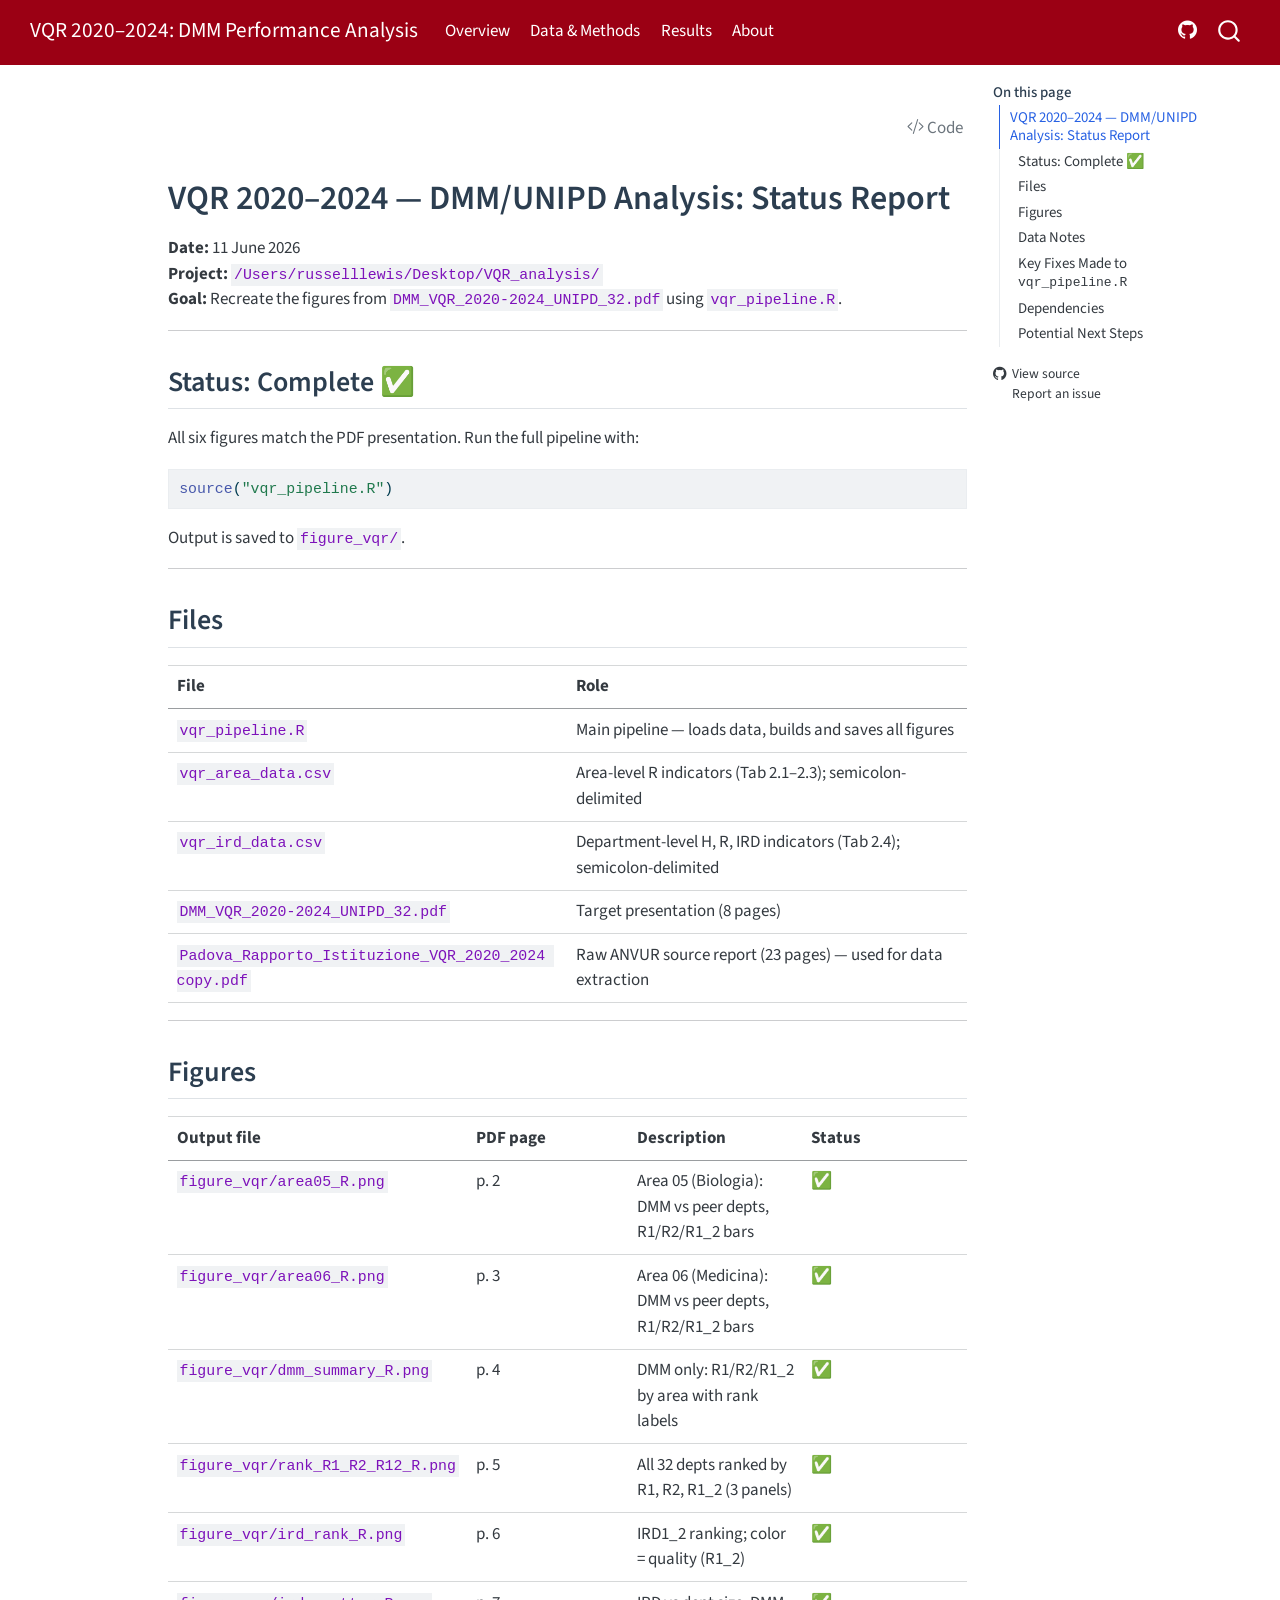
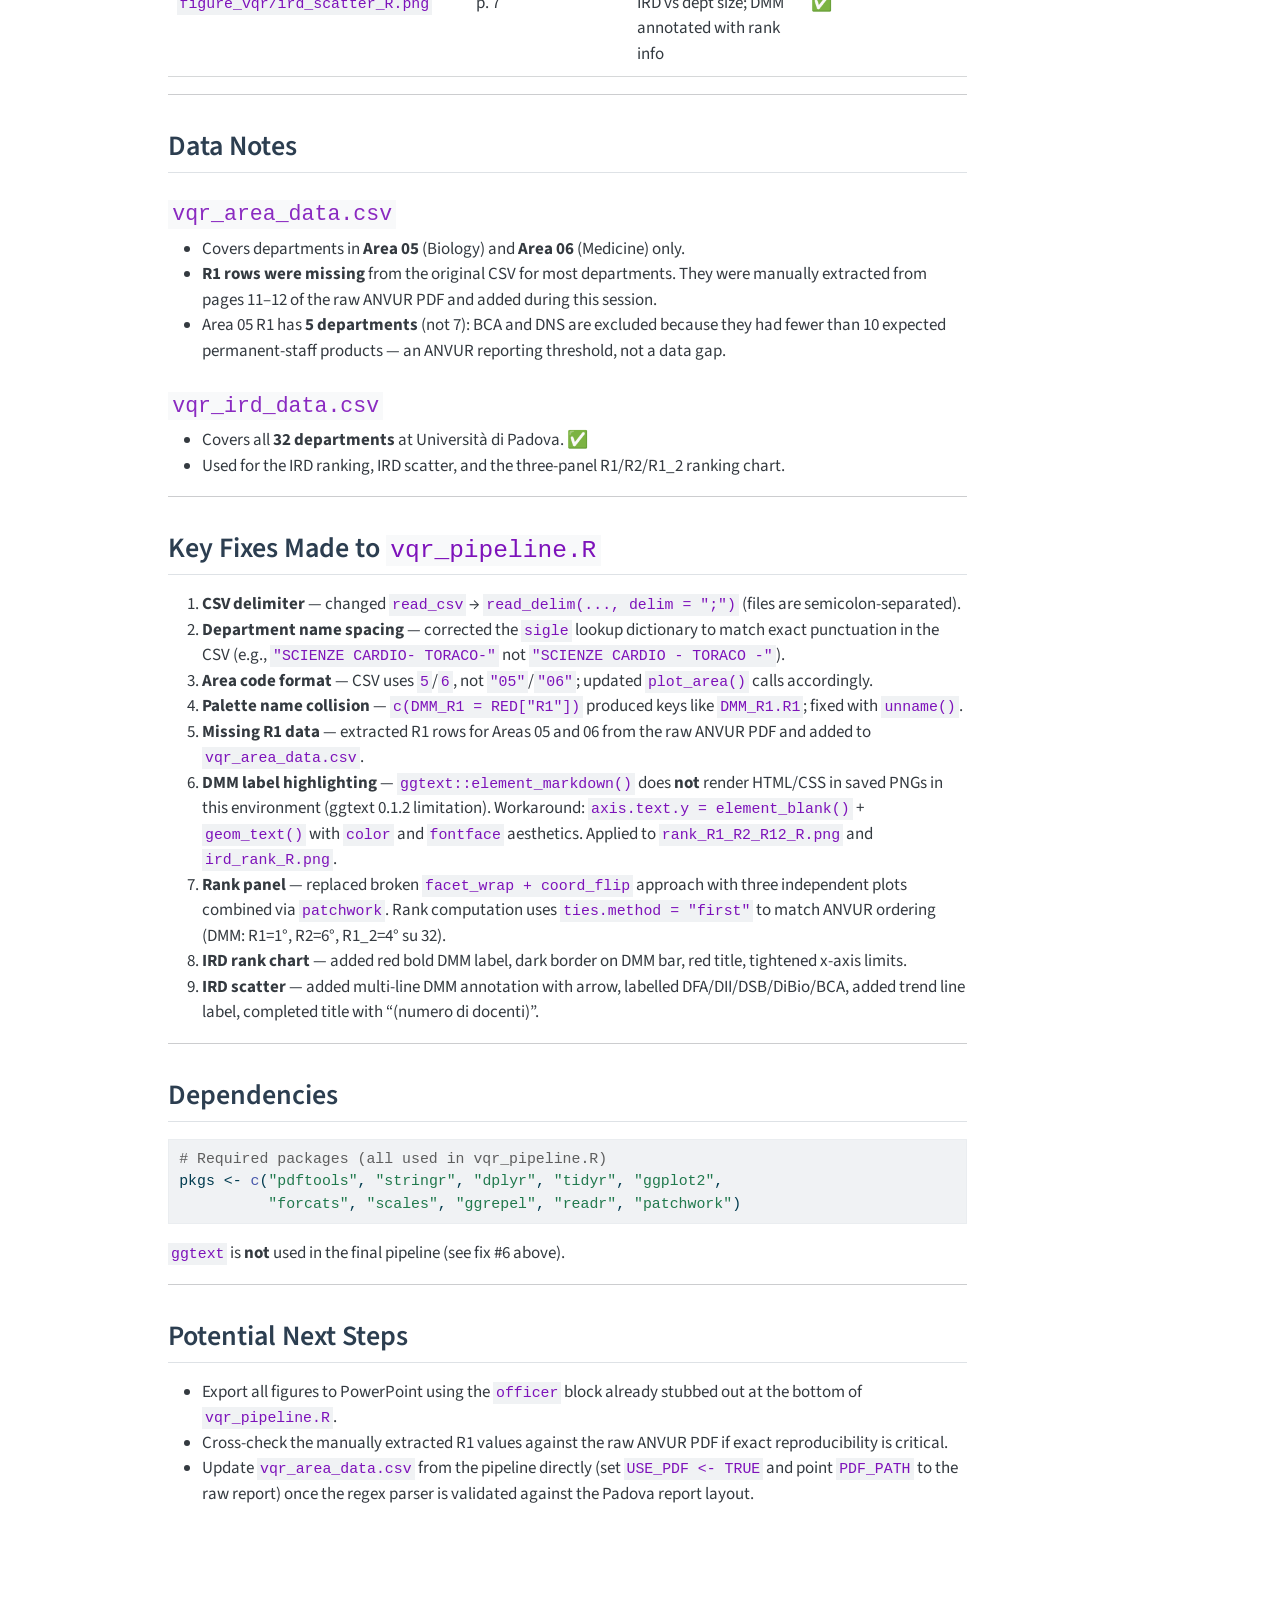
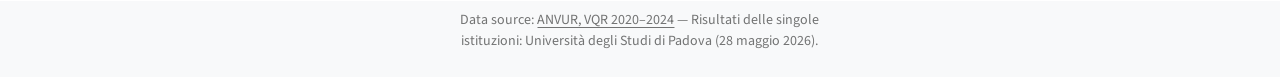
<file: docs/STATUS.html>
<!DOCTYPE html>
<html xmlns="http://www.w3.org/1999/xhtml" lang="en" xml:lang="en"><head>

<meta charset="utf-8">
<meta name="generator" content="quarto-1.9.35">

<meta name="viewport" content="width=device-width, initial-scale=1.0, user-scalable=yes">


<title>status – VQR 2020–2024: DMM Performance Analysis</title>
<style>
/* Default styles provided by pandoc.
** See https://pandoc.org/MANUAL.html#variables-for-html for config info.
*/
code{white-space: pre-wrap;}
span.smallcaps{font-variant: small-caps;}
div.columns{display: flex; gap: min(4vw, 1.5em);}
div.column{flex: auto; overflow-x: auto;}
div.hanging-indent{margin-left: 1.5em; text-indent: -1.5em;}
ul.task-list{list-style: none;}
ul.task-list li input[type="checkbox"] {
  width: 0.8em;
  margin: 0 0.8em 0.2em -1em; /* quarto-specific, see https://github.com/quarto-dev/quarto-cli/issues/4556 */ 
  vertical-align: middle;
}
/* CSS for syntax highlighting */
html { -webkit-text-size-adjust: 100%; }
pre > code.sourceCode { white-space: pre; position: relative; }
pre > code.sourceCode > span { display: inline-block; line-height: 1.25; }
pre > code.sourceCode > span:empty { height: 1.2em; }
.sourceCode { overflow: visible; }
code.sourceCode > span { color: inherit; text-decoration: inherit; }
div.sourceCode { margin: 1em 0; }
pre.sourceCode { margin: 0; }
@media screen {
div.sourceCode { overflow: auto; }
}
@media print {
pre > code.sourceCode { white-space: pre-wrap; }
pre > code.sourceCode > span { text-indent: -5em; padding-left: 5em; }
}
pre.numberSource code
  { counter-reset: source-line 0; }
pre.numberSource code > span
  { position: relative; left: -4em; counter-increment: source-line; }
pre.numberSource code > span > a:first-child::before
  { content: counter(source-line);
    position: relative; left: -1em; text-align: right; vertical-align: baseline;
    border: none; display: inline-block;
    -webkit-touch-callout: none; -webkit-user-select: none;
    -khtml-user-select: none; -moz-user-select: none;
    -ms-user-select: none; user-select: none;
    padding: 0 4px; width: 4em;
  }
pre.numberSource { margin-left: 3em;  padding-left: 4px; }
div.sourceCode
  {   }
@media screen {
pre > code.sourceCode > span > a:first-child::before { text-decoration: underline; }
}
</style>


<script src="site_libs/quarto-nav/quarto-nav.js"></script>
<script src="site_libs/quarto-nav/headroom.min.js"></script>
<script src="site_libs/clipboard/clipboard.min.js"></script>
<script src="site_libs/quarto-search/autocomplete.umd.js"></script>
<script src="site_libs/quarto-search/fuse.min.js"></script>
<script src="site_libs/quarto-search/quarto-search.js"></script>
<meta name="quarto:offset" content="./">
<script src="site_libs/quarto-html/quarto.js" type="module"></script>
<script src="site_libs/quarto-html/tabsets/tabsets.js" type="module"></script>
<script src="site_libs/quarto-html/popper.min.js"></script>
<script src="site_libs/quarto-html/tippy.umd.min.js"></script>
<script src="site_libs/quarto-html/anchor.min.js"></script>
<link href="site_libs/quarto-html/tippy.css" rel="stylesheet">
<link href="site_libs/quarto-html/quarto-syntax-highlighting-46f66b053e56abd73bb6e954d61a315b.css" rel="stylesheet" id="quarto-text-highlighting-styles">
<script src="site_libs/bootstrap/bootstrap.min.js"></script>
<link href="site_libs/bootstrap/bootstrap-icons.css" rel="stylesheet">
<link href="site_libs/bootstrap/bootstrap-6c75ef9b522feaf1b8181c766ce99403.min.css" rel="stylesheet" append-hash="true" id="quarto-bootstrap" data-mode="light">
<script id="quarto-search-options" type="application/json">{
  "location": "navbar",
  "copy-button": false,
  "collapse-after": 3,
  "panel-placement": "end",
  "type": "overlay",
  "limit": 50,
  "keyboard-shortcut": [
    "f",
    "/",
    "s"
  ],
  "show-item-context": false,
  "language": {
    "search-no-results-text": "No results",
    "search-matching-documents-text": "matching documents",
    "search-copy-link-title": "Copy link to search",
    "search-hide-matches-text": "Hide additional matches",
    "search-more-match-text": "more match in this document",
    "search-more-matches-text": "more matches in this document",
    "search-clear-button-title": "Clear",
    "search-text-placeholder": "",
    "search-detached-cancel-button-title": "Cancel",
    "search-submit-button-title": "Submit",
    "search-label": "Search"
  }
}</script>


<link rel="stylesheet" href="styles.css">
</head>

<body class="nav-fixed quarto-light">

<div id="quarto-search-results"></div>
  <header id="quarto-header" class="headroom fixed-top">
    <nav class="navbar navbar-expand-lg " data-bs-theme="dark">
      <div class="navbar-container container-fluid">
      <div class="navbar-brand-container mx-auto">
    <a class="navbar-brand" href="./index.html">
    <span class="navbar-title">VQR 2020–2024: DMM Performance Analysis</span>
    </a>
  </div>
            <div id="quarto-search" class="" title="Search"></div>
          <button class="navbar-toggler" type="button" data-bs-toggle="collapse" data-bs-target="#navbarCollapse" aria-controls="navbarCollapse" role="menu" aria-expanded="false" aria-label="Toggle navigation" onclick="if (window.quartoToggleHeadroom) { window.quartoToggleHeadroom(); }">
  <span class="navbar-toggler-icon"></span>
</button>
          <div class="collapse navbar-collapse" id="navbarCollapse">
            <ul class="navbar-nav navbar-nav-scroll me-auto">
  <li class="nav-item">
    <a class="nav-link" href="./index.html"> 
<span class="menu-text">Overview</span></a>
  </li>  
  <li class="nav-item">
    <a class="nav-link" href="./methods.html"> 
<span class="menu-text">Data &amp; Methods</span></a>
  </li>  
  <li class="nav-item">
    <a class="nav-link" href="./results.html"> 
<span class="menu-text">Results</span></a>
  </li>  
  <li class="nav-item">
    <a class="nav-link" href="./about.html"> 
<span class="menu-text">About</span></a>
  </li>  
</ul>
            <ul class="navbar-nav navbar-nav-scroll ms-auto">
  <li class="nav-item compact">
    <a class="nav-link" href="https://github.com/Russlewisbo/VQR_2020-2024"> <i class="bi bi-github" role="img">
</i> 
<span class="menu-text"></span></a>
  </li>  
</ul>
          </div> <!-- /navcollapse -->
            <div class="quarto-navbar-tools">
</div>
      </div> <!-- /container-fluid -->
    </nav>
</header>
<!-- content -->
<div id="quarto-content" class="quarto-container page-columns page-rows-contents page-layout-article page-navbar">
<!-- sidebar -->
<!-- margin-sidebar -->
    <div id="quarto-margin-sidebar" class="sidebar margin-sidebar">
        <nav id="TOC" role="doc-toc" class="toc-active">
    <h2 id="toc-title">On this page</h2>
   
  <ul>
  <li><a href="#vqr-20202024-dmmunipd-analysis-status-report" id="toc-vqr-20202024-dmmunipd-analysis-status-report" class="nav-link active" data-scroll-target="#vqr-20202024-dmmunipd-analysis-status-report">VQR 2020–2024 — DMM/UNIPD Analysis: Status Report</a>
  <ul class="collapse">
  <li><a href="#status-complete" id="toc-status-complete" class="nav-link" data-scroll-target="#status-complete">Status: Complete ✅</a></li>
  <li><a href="#files" id="toc-files" class="nav-link" data-scroll-target="#files">Files</a></li>
  <li><a href="#figures" id="toc-figures" class="nav-link" data-scroll-target="#figures">Figures</a></li>
  <li><a href="#data-notes" id="toc-data-notes" class="nav-link" data-scroll-target="#data-notes">Data Notes</a>
  <ul class="collapse">
  <li><a href="#vqr_area_data.csv" id="toc-vqr_area_data.csv" class="nav-link" data-scroll-target="#vqr_area_data.csv"><code>vqr_area_data.csv</code></a></li>
  <li><a href="#vqr_ird_data.csv" id="toc-vqr_ird_data.csv" class="nav-link" data-scroll-target="#vqr_ird_data.csv"><code>vqr_ird_data.csv</code></a></li>
  </ul></li>
  <li><a href="#key-fixes-made-to-vqr_pipeline.r" id="toc-key-fixes-made-to-vqr_pipeline.r" class="nav-link" data-scroll-target="#key-fixes-made-to-vqr_pipeline.r">Key Fixes Made to <code>vqr_pipeline.R</code></a></li>
  <li><a href="#dependencies" id="toc-dependencies" class="nav-link" data-scroll-target="#dependencies">Dependencies</a></li>
  <li><a href="#potential-next-steps" id="toc-potential-next-steps" class="nav-link" data-scroll-target="#potential-next-steps">Potential Next Steps</a></li>
  </ul></li>
  </ul>
<div class="toc-actions"><ul><li><a href="https://github.com/Russlewisbo/VQR_2020-2024/blob/main/STATUS.md" class="toc-action"><i class="bi bi-github"></i>View source</a></li><li><a href="https://github.com/Russlewisbo/VQR_2020-2024/issues/new" class="toc-action"><i class="bi empty"></i>Report an issue</a></li></ul></div></nav>
    </div>
<!-- main -->
<main class="content" id="quarto-document-content"><header id="title-block-header" class="quarto-title-block"><h1 class="title display-7"></h1></header><div class="quarto-title-block"><div class="quarto-title-tools-only"><button type="button" class="btn code-tools-button" id="quarto-code-tools-source"><i class="bi"></i> Code</button></div></div>




<section id="vqr-20202024-dmmunipd-analysis-status-report" class="level1">
<h1>VQR 2020–2024 — DMM/UNIPD Analysis: Status Report</h1>
<p><strong>Date:</strong> 11 June 2026<br>
<strong>Project:</strong> <code>/Users/russelllewis/Desktop/VQR_analysis/</code><br>
<strong>Goal:</strong> Recreate the figures from <code>DMM_VQR_2020-2024_UNIPD_32.pdf</code> using <code>vqr_pipeline.R</code>.</p>
<hr>
<section id="status-complete" class="level2">
<h2 class="anchored" data-anchor-id="status-complete">Status: Complete ✅</h2>
<p>All six figures match the PDF presentation. Run the full pipeline with:</p>
<div class="code-copy-outer-scaffold"><div class="sourceCode" id="cb1"><pre class="sourceCode r code-with-copy"><code class="sourceCode r"><span id="cb1-1"><a href="#cb1-1" aria-hidden="true" tabindex="-1"></a><span class="fu">source</span>(<span class="st">"vqr_pipeline.R"</span>)</span></code></pre></div><button title="Copy to Clipboard" class="code-copy-button"><i class="bi"></i></button></div>
<p>Output is saved to <code>figure_vqr/</code>.</p>
<hr>
</section>
<section id="files" class="level2">
<h2 class="anchored" data-anchor-id="files">Files</h2>
<table class="caption-top table">
<colgroup>
<col style="width: 50%">
<col style="width: 50%">
</colgroup>
<thead>
<tr class="header">
<th>File</th>
<th>Role</th>
</tr>
</thead>
<tbody>
<tr class="odd">
<td><code>vqr_pipeline.R</code></td>
<td>Main pipeline — loads data, builds and saves all figures</td>
</tr>
<tr class="even">
<td><code>vqr_area_data.csv</code></td>
<td>Area-level R indicators (Tab 2.1–2.3); semicolon-delimited</td>
</tr>
<tr class="odd">
<td><code>vqr_ird_data.csv</code></td>
<td>Department-level H, R, IRD indicators (Tab 2.4); semicolon-delimited</td>
</tr>
<tr class="even">
<td><code>DMM_VQR_2020-2024_UNIPD_32.pdf</code></td>
<td>Target presentation (8 pages)</td>
</tr>
<tr class="odd">
<td><code>Padova_Rapporto_Istituzione_VQR_2020_2024 copy.pdf</code></td>
<td>Raw ANVUR source report (23 pages) — used for data extraction</td>
</tr>
</tbody>
</table>
<hr>
</section>
<section id="figures" class="level2">
<h2 class="anchored" data-anchor-id="figures">Figures</h2>
<table class="caption-top table">
<colgroup>
<col style="width: 25%">
<col style="width: 25%">
<col style="width: 25%">
<col style="width: 25%">
</colgroup>
<thead>
<tr class="header">
<th>Output file</th>
<th>PDF page</th>
<th>Description</th>
<th>Status</th>
</tr>
</thead>
<tbody>
<tr class="odd">
<td><code>figure_vqr/area05_R.png</code></td>
<td>p.&nbsp;2</td>
<td>Area 05 (Biologia): DMM vs peer depts, R1/R2/R1_2 bars</td>
<td>✅</td>
</tr>
<tr class="even">
<td><code>figure_vqr/area06_R.png</code></td>
<td>p.&nbsp;3</td>
<td>Area 06 (Medicina): DMM vs peer depts, R1/R2/R1_2 bars</td>
<td>✅</td>
</tr>
<tr class="odd">
<td><code>figure_vqr/dmm_summary_R.png</code></td>
<td>p.&nbsp;4</td>
<td>DMM only: R1/R2/R1_2 by area with rank labels</td>
<td>✅</td>
</tr>
<tr class="even">
<td><code>figure_vqr/rank_R1_R2_R12_R.png</code></td>
<td>p.&nbsp;5</td>
<td>All 32 depts ranked by R1, R2, R1_2 (3 panels)</td>
<td>✅</td>
</tr>
<tr class="odd">
<td><code>figure_vqr/ird_rank_R.png</code></td>
<td>p.&nbsp;6</td>
<td>IRD1_2 ranking; color = quality (R1_2)</td>
<td>✅</td>
</tr>
<tr class="even">
<td><code>figure_vqr/ird_scatter_R.png</code></td>
<td>p.&nbsp;7</td>
<td>IRD vs dept size; DMM annotated with rank info</td>
<td>✅</td>
</tr>
</tbody>
</table>
<hr>
</section>
<section id="data-notes" class="level2">
<h2 class="anchored" data-anchor-id="data-notes">Data Notes</h2>
<section id="vqr_area_data.csv" class="level3">
<h3 class="anchored" data-anchor-id="vqr_area_data.csv"><code>vqr_area_data.csv</code></h3>
<ul>
<li>Covers departments in <strong>Area 05</strong> (Biology) and <strong>Area 06</strong> (Medicine) only.</li>
<li><strong>R1 rows were missing</strong> from the original CSV for most departments. They were manually extracted from pages 11–12 of the raw ANVUR PDF and added during this session.</li>
<li>Area 05 R1 has <strong>5 departments</strong> (not 7): BCA and DNS are excluded because they had fewer than 10 expected permanent-staff products — an ANVUR reporting threshold, not a data gap.</li>
</ul>
</section>
<section id="vqr_ird_data.csv" class="level3">
<h3 class="anchored" data-anchor-id="vqr_ird_data.csv"><code>vqr_ird_data.csv</code></h3>
<ul>
<li>Covers all <strong>32 departments</strong> at Università di Padova. ✅</li>
<li>Used for the IRD ranking, IRD scatter, and the three-panel R1/R2/R1_2 ranking chart.</li>
</ul>
<hr>
</section>
</section>
<section id="key-fixes-made-to-vqr_pipeline.r" class="level2">
<h2 class="anchored" data-anchor-id="key-fixes-made-to-vqr_pipeline.r">Key Fixes Made to <code>vqr_pipeline.R</code></h2>
<ol type="1">
<li><strong>CSV delimiter</strong> — changed <code>read_csv</code> → <code>read_delim(..., delim = ";")</code> (files are semicolon-separated).</li>
<li><strong>Department name spacing</strong> — corrected the <code>sigle</code> lookup dictionary to match exact punctuation in the CSV (e.g., <code>"SCIENZE CARDIO- TORACO-"</code> not <code>"SCIENZE CARDIO - TORACO -"</code>).</li>
<li><strong>Area code format</strong> — CSV uses <code>5</code>/<code>6</code>, not <code>"05"</code>/<code>"06"</code>; updated <code>plot_area()</code> calls accordingly.</li>
<li><strong>Palette name collision</strong> — <code>c(DMM_R1 = RED["R1"])</code> produced keys like <code>DMM_R1.R1</code>; fixed with <code>unname()</code>.</li>
<li><strong>Missing R1 data</strong> — extracted R1 rows for Areas 05 and 06 from the raw ANVUR PDF and added to <code>vqr_area_data.csv</code>.</li>
<li><strong>DMM label highlighting</strong> — <code>ggtext::element_markdown()</code> does <strong>not</strong> render HTML/CSS in saved PNGs in this environment (ggtext 0.1.2 limitation). Workaround: <code>axis.text.y = element_blank()</code> + <code>geom_text()</code> with <code>color</code> and <code>fontface</code> aesthetics. Applied to <code>rank_R1_R2_R12_R.png</code> and <code>ird_rank_R.png</code>.</li>
<li><strong>Rank panel</strong> — replaced broken <code>facet_wrap + coord_flip</code> approach with three independent plots combined via <code>patchwork</code>. Rank computation uses <code>ties.method = "first"</code> to match ANVUR ordering (DMM: R1=1°, R2=6°, R1_2=4° su 32).</li>
<li><strong>IRD rank chart</strong> — added red bold DMM label, dark border on DMM bar, red title, tightened x-axis limits.</li>
<li><strong>IRD scatter</strong> — added multi-line DMM annotation with arrow, labelled DFA/DII/DSB/DiBio/BCA, added trend line label, completed title with “(numero di docenti)”.</li>
</ol>
<hr>
</section>
<section id="dependencies" class="level2">
<h2 class="anchored" data-anchor-id="dependencies">Dependencies</h2>
<div class="code-copy-outer-scaffold"><div class="sourceCode" id="cb2"><pre class="sourceCode r code-with-copy"><code class="sourceCode r"><span id="cb2-1"><a href="#cb2-1" aria-hidden="true" tabindex="-1"></a><span class="co"># Required packages (all used in vqr_pipeline.R)</span></span>
<span id="cb2-2"><a href="#cb2-2" aria-hidden="true" tabindex="-1"></a>pkgs <span class="ot">&lt;-</span> <span class="fu">c</span>(<span class="st">"pdftools"</span>, <span class="st">"stringr"</span>, <span class="st">"dplyr"</span>, <span class="st">"tidyr"</span>, <span class="st">"ggplot2"</span>,</span>
<span id="cb2-3"><a href="#cb2-3" aria-hidden="true" tabindex="-1"></a>          <span class="st">"forcats"</span>, <span class="st">"scales"</span>, <span class="st">"ggrepel"</span>, <span class="st">"readr"</span>, <span class="st">"patchwork"</span>)</span></code></pre></div><button title="Copy to Clipboard" class="code-copy-button"><i class="bi"></i></button></div>
<p><code>ggtext</code> is <strong>not</strong> used in the final pipeline (see fix #6 above).</p>
<hr>
</section>
<section id="potential-next-steps" class="level2">
<h2 class="anchored" data-anchor-id="potential-next-steps">Potential Next Steps</h2>
<ul>
<li>Export all figures to PowerPoint using the <code>officer</code> block already stubbed out at the bottom of <code>vqr_pipeline.R</code>.</li>
<li>Cross-check the manually extracted R1 values against the raw ANVUR PDF if exact reproducibility is critical.</li>
<li>Update <code>vqr_area_data.csv</code> from the pipeline directly (set <code>USE_PDF &lt;- TRUE</code> and point <code>PDF_PATH</code> to the raw report) once the regex parser is validated against the Padova report layout.</li>
</ul>


<!-- -->

</section>
</section>

</main> <!-- /main -->
<script id="quarto-html-after-body" type="application/javascript">
  window.document.addEventListener("DOMContentLoaded", function (event) {
    const icon = "";
    const anchorJS = new window.AnchorJS();
    anchorJS.options = {
      placement: 'right',
      icon: icon
    };
    anchorJS.add('.anchored');
    const isCodeAnnotation = (el) => {
      for (const clz of el.classList) {
        if (clz.startsWith('code-annotation-')) {                     
          return true;
        }
      }
      return false;
    }
    const onCopySuccess = function(e) {
      // button target
      const button = e.trigger;
      // don't keep focus
      button.blur();
      // flash "checked"
      button.classList.add('code-copy-button-checked');
      var currentTitle = button.getAttribute("title");
      button.setAttribute("title", "Copied!");
      let tooltip;
      if (window.bootstrap) {
        button.setAttribute("data-bs-toggle", "tooltip");
        button.setAttribute("data-bs-placement", "left");
        button.setAttribute("data-bs-title", "Copied!");
        tooltip = new bootstrap.Tooltip(button, 
          { trigger: "manual", 
            customClass: "code-copy-button-tooltip",
            offset: [0, -8]});
        tooltip.show();    
      }
      setTimeout(function() {
        if (tooltip) {
          tooltip.hide();
          button.removeAttribute("data-bs-title");
          button.removeAttribute("data-bs-toggle");
          button.removeAttribute("data-bs-placement");
        }
        button.setAttribute("title", currentTitle);
        button.classList.remove('code-copy-button-checked');
      }, 1000);
      // clear code selection
      e.clearSelection();
    }
    const getTextToCopy = function(trigger) {
      const outerScaffold = trigger.parentElement.cloneNode(true);
      const codeEl = outerScaffold.querySelector('code');
      for (const childEl of codeEl.children) {
        if (isCodeAnnotation(childEl)) {
          childEl.remove();
        }
      }
      return codeEl.innerText;
    }
    const clipboard = new window.ClipboardJS('.code-copy-button:not([data-in-quarto-modal])', {
      text: getTextToCopy
    });
    clipboard.on('success', onCopySuccess);
    if (window.document.getElementById('quarto-embedded-source-code-modal')) {
      const clipboardModal = new window.ClipboardJS('.code-copy-button[data-in-quarto-modal]', {
        text: getTextToCopy,
        container: window.document.getElementById('quarto-embedded-source-code-modal')
      });
      clipboardModal.on('success', onCopySuccess);
    }
    const viewSource = window.document.getElementById('quarto-view-source') ||
                       window.document.getElementById('quarto-code-tools-source');
    if (viewSource) {
      const sourceUrl = viewSource.getAttribute("data-quarto-source-url");
      viewSource.addEventListener("click", function(e) {
        if (sourceUrl) {
          // rstudio viewer pane
          if (/\bcapabilities=\b/.test(window.location)) {
            window.open(sourceUrl);
          } else {
            window.location.href = sourceUrl;
          }
        } else {
          const modal = new bootstrap.Modal(document.getElementById('quarto-embedded-source-code-modal'));
          modal.show();
        }
        return false;
      });
    }
    function toggleCodeHandler(show) {
      return function(e) {
        const detailsSrc = window.document.querySelectorAll(".cell > details > .sourceCode");
        for (let i=0; i<detailsSrc.length; i++) {
          const details = detailsSrc[i].parentElement;
          if (show) {
            details.open = true;
          } else {
            details.removeAttribute("open");
          }
        }
        const cellCodeDivs = window.document.querySelectorAll(".cell > .sourceCode");
        const fromCls = show ? "hidden" : "unhidden";
        const toCls = show ? "unhidden" : "hidden";
        for (let i=0; i<cellCodeDivs.length; i++) {
          const codeDiv = cellCodeDivs[i];
          if (codeDiv.classList.contains(fromCls)) {
            codeDiv.classList.remove(fromCls);
            codeDiv.classList.add(toCls);
          } 
        }
        return false;
      }
    }
    const hideAllCode = window.document.getElementById("quarto-hide-all-code");
    if (hideAllCode) {
      hideAllCode.addEventListener("click", toggleCodeHandler(false));
    }
    const showAllCode = window.document.getElementById("quarto-show-all-code");
    if (showAllCode) {
      showAllCode.addEventListener("click", toggleCodeHandler(true));
    }
      var localhostRegex = new RegExp(/^(?:http|https):\/\/localhost\:?[0-9]*\//);
      var mailtoRegex = new RegExp(/^mailto:/);
        var filterRegex = new RegExp('/' + window.location.host + '/');
      var isInternal = (href) => {
          return filterRegex.test(href) || localhostRegex.test(href) || mailtoRegex.test(href);
      }
      // Inspect non-navigation links and adorn them if external
     var links = window.document.querySelectorAll('a[href]:not(.nav-link):not(.navbar-brand):not(.toc-action):not(.sidebar-link):not(.sidebar-item-toggle):not(.pagination-link):not(.no-external):not([aria-hidden]):not(.dropdown-item):not(.quarto-navigation-tool):not(.about-link)');
      for (var i=0; i<links.length; i++) {
        const link = links[i];
        if (!isInternal(link.href)) {
          // undo the damage that might have been done by quarto-nav.js in the case of
          // links that we want to consider external
          if (link.dataset.originalHref !== undefined) {
            link.href = link.dataset.originalHref;
          }
        }
      }
    function tippyHover(el, contentFn, onTriggerFn, onUntriggerFn) {
      const config = {
        allowHTML: true,
        maxWidth: 500,
        delay: 100,
        arrow: false,
        appendTo: function(el) {
            return el.parentElement;
        },
        interactive: true,
        interactiveBorder: 10,
        theme: 'quarto',
        placement: 'bottom-start',
      };
      if (contentFn) {
        config.content = contentFn;
      }
      if (onTriggerFn) {
        config.onTrigger = onTriggerFn;
      }
      if (onUntriggerFn) {
        config.onUntrigger = onUntriggerFn;
      }
      window.tippy(el, config); 
    }
    const noterefs = window.document.querySelectorAll('a[role="doc-noteref"]');
    for (var i=0; i<noterefs.length; i++) {
      const ref = noterefs[i];
      tippyHover(ref, function() {
        // use id or data attribute instead here
        let href = ref.getAttribute('data-footnote-href') || ref.getAttribute('href');
        try { href = new URL(href).hash; } catch {}
        const id = href.replace(/^#\/?/, "");
        const note = window.document.getElementById(id);
        if (note) {
          return note.innerHTML;
        } else {
          return "";
        }
      });
    }
    const xrefs = window.document.querySelectorAll('a.quarto-xref');
    const processXRef = (id, note) => {
      // Strip column container classes
      const stripColumnClz = (el) => {
        el.classList.remove("page-full", "page-columns");
        if (el.children) {
          for (const child of el.children) {
            stripColumnClz(child);
          }
        }
      }
      stripColumnClz(note)
      if (id === null || id.startsWith('sec-')) {
        // Special case sections, only their first couple elements
        const container = document.createElement("div");
        if (note.children && note.children.length > 2) {
          container.appendChild(note.children[0].cloneNode(true));
          for (let i = 1; i < note.children.length; i++) {
            const child = note.children[i];
            if (child.tagName === "P" && child.innerText === "") {
              continue;
            } else {
              container.appendChild(child.cloneNode(true));
              break;
            }
          }
          if (window.Quarto?.typesetMath) {
            window.Quarto.typesetMath(container);
          }
          return container.innerHTML
        } else {
          if (window.Quarto?.typesetMath) {
            window.Quarto.typesetMath(note);
          }
          return note.innerHTML;
        }
      } else {
        // Remove any anchor links if they are present
        const anchorLink = note.querySelector('a.anchorjs-link');
        if (anchorLink) {
          anchorLink.remove();
        }
        if (window.Quarto?.typesetMath) {
          window.Quarto.typesetMath(note);
        }
        if (note.classList.contains("callout")) {
          return note.outerHTML;
        } else {
          return note.innerHTML;
        }
      }
    }
    for (var i=0; i<xrefs.length; i++) {
      const xref = xrefs[i];
      tippyHover(xref, undefined, function(instance) {
        instance.disable();
        let url = xref.getAttribute('href');
        let hash = undefined; 
        if (url.startsWith('#')) {
          hash = url;
        } else {
          try { hash = new URL(url).hash; } catch {}
        }
        if (hash) {
          const id = hash.replace(/^#\/?/, "");
          const note = window.document.getElementById(id);
          if (note !== null) {
            try {
              const html = processXRef(id, note.cloneNode(true));
              instance.setContent(html);
            } finally {
              instance.enable();
              instance.show();
            }
          } else {
            // See if we can fetch this
            fetch(url.split('#')[0])
            .then(res => res.text())
            .then(html => {
              const parser = new DOMParser();
              const htmlDoc = parser.parseFromString(html, "text/html");
              const note = htmlDoc.getElementById(id);
              if (note !== null) {
                const html = processXRef(id, note);
                instance.setContent(html);
              } 
            }).finally(() => {
              instance.enable();
              instance.show();
            });
          }
        } else {
          // See if we can fetch a full url (with no hash to target)
          // This is a special case and we should probably do some content thinning / targeting
          fetch(url)
          .then(res => res.text())
          .then(html => {
            const parser = new DOMParser();
            const htmlDoc = parser.parseFromString(html, "text/html");
            const note = htmlDoc.querySelector('main.content');
            if (note !== null) {
              // This should only happen for chapter cross references
              // (since there is no id in the URL)
              // remove the first header
              if (note.children.length > 0 && note.children[0].tagName === "HEADER") {
                note.children[0].remove();
              }
              const html = processXRef(null, note);
              instance.setContent(html);
            } 
          }).finally(() => {
            instance.enable();
            instance.show();
          });
        }
      }, function(instance) {
      });
    }
        let selectedAnnoteEl;
        const selectorForAnnotation = ( cell, annotation) => {
          let cellAttr = 'data-code-cell="' + cell + '"';
          let lineAttr = 'data-code-annotation="' +  annotation + '"';
          const selector = 'span[' + cellAttr + '][' + lineAttr + ']';
          return selector;
        }
        const selectCodeLines = (annoteEl) => {
          const doc = window.document;
          const targetCell = annoteEl.getAttribute("data-target-cell");
          const targetAnnotation = annoteEl.getAttribute("data-target-annotation");
          const annoteSpan = window.document.querySelector(selectorForAnnotation(targetCell, targetAnnotation));
          const lines = annoteSpan.getAttribute("data-code-lines").split(",");
          const lineIds = lines.map((line) => {
            return targetCell + "-" + line;
          })
          let top = null;
          let height = null;
          let parent = null;
          if (lineIds.length > 0) {
              //compute the position of the single el (top and bottom and make a div)
              const el = window.document.getElementById(lineIds[0]);
              top = el.offsetTop;
              height = el.offsetHeight;
              parent = el.parentElement.parentElement;
            if (lineIds.length > 1) {
              const lastEl = window.document.getElementById(lineIds[lineIds.length - 1]);
              const bottom = lastEl.offsetTop + lastEl.offsetHeight;
              height = bottom - top;
            }
            if (top !== null && height !== null && parent !== null) {
              // cook up a div (if necessary) and position it 
              let div = window.document.getElementById("code-annotation-line-highlight");
              if (div === null) {
                div = window.document.createElement("div");
                div.setAttribute("id", "code-annotation-line-highlight");
                div.style.position = 'absolute';
                parent.appendChild(div);
              }
              div.style.top = top - 2 + "px";
              div.style.height = height + 4 + "px";
              div.style.left = 0;
              let gutterDiv = window.document.getElementById("code-annotation-line-highlight-gutter");
              if (gutterDiv === null) {
                gutterDiv = window.document.createElement("div");
                gutterDiv.setAttribute("id", "code-annotation-line-highlight-gutter");
                gutterDiv.style.position = 'absolute';
                const codeCell = window.document.getElementById(targetCell);
                const gutter = codeCell.querySelector('.code-annotation-gutter');
                gutter.appendChild(gutterDiv);
              }
              gutterDiv.style.top = top - 2 + "px";
              gutterDiv.style.height = height + 4 + "px";
            }
            selectedAnnoteEl = annoteEl;
          }
        };
        const unselectCodeLines = () => {
          const elementsIds = ["code-annotation-line-highlight", "code-annotation-line-highlight-gutter"];
          elementsIds.forEach((elId) => {
            const div = window.document.getElementById(elId);
            if (div) {
              div.remove();
            }
          });
          selectedAnnoteEl = undefined;
        };
          // Handle positioning of the toggle
      window.addEventListener(
        "resize",
        throttle(() => {
          elRect = undefined;
          if (selectedAnnoteEl) {
            selectCodeLines(selectedAnnoteEl);
          }
        }, 10)
      );
      function throttle(fn, ms) {
      let throttle = false;
      let timer;
        return (...args) => {
          if(!throttle) { // first call gets through
              fn.apply(this, args);
              throttle = true;
          } else { // all the others get throttled
              if(timer) clearTimeout(timer); // cancel #2
              timer = setTimeout(() => {
                fn.apply(this, args);
                timer = throttle = false;
              }, ms);
          }
        };
      }
        // Attach click handler to the DT
        const annoteDls = window.document.querySelectorAll('dt[data-target-cell]');
        for (const annoteDlNode of annoteDls) {
          annoteDlNode.addEventListener('click', (event) => {
            const clickedEl = event.target;
            if (clickedEl !== selectedAnnoteEl) {
              unselectCodeLines();
              const activeEl = window.document.querySelector('dt[data-target-cell].code-annotation-active');
              if (activeEl) {
                activeEl.classList.remove('code-annotation-active');
              }
              selectCodeLines(clickedEl);
              clickedEl.classList.add('code-annotation-active');
            } else {
              // Unselect the line
              unselectCodeLines();
              clickedEl.classList.remove('code-annotation-active');
            }
          });
        }
    const findCites = (el) => {
      const parentEl = el.parentElement;
      if (parentEl) {
        const cites = parentEl.dataset.cites;
        if (cites) {
          return {
            el,
            cites: cites.split(' ')
          };
        } else {
          return findCites(el.parentElement)
        }
      } else {
        return undefined;
      }
    };
    var bibliorefs = window.document.querySelectorAll('a[role="doc-biblioref"]');
    for (var i=0; i<bibliorefs.length; i++) {
      const ref = bibliorefs[i];
      const citeInfo = findCites(ref);
      if (citeInfo) {
        tippyHover(citeInfo.el, function() {
          var popup = window.document.createElement('div');
          citeInfo.cites.forEach(function(cite) {
            var citeDiv = window.document.createElement('div');
            citeDiv.classList.add('hanging-indent');
            citeDiv.classList.add('csl-entry');
            var biblioDiv = window.document.getElementById('ref-' + cite);
            if (biblioDiv) {
              citeDiv.innerHTML = biblioDiv.innerHTML;
            }
            popup.appendChild(citeDiv);
          });
          return popup.innerHTML;
        });
      }
    }
  });
  </script><div class="modal fade" id="quarto-embedded-source-code-modal" tabindex="-1" aria-labelledby="quarto-embedded-source-code-modal-label" aria-hidden="true"><div class="modal-dialog modal-dialog-scrollable"><div class="modal-content"><div class="modal-header"><h5 class="modal-title" id="quarto-embedded-source-code-modal-label">Source Code</h5><button class="btn-close" data-bs-dismiss="modal"></button></div><div class="modal-body"><div class="">
<div class="code-copy-outer-scaffold"><div class="sourceCode" id="cb3" data-shortcodes="false"><pre class="sourceCode markdown code-with-copy"><code class="sourceCode markdown"><span id="cb3-1"><a href="#cb3-1" aria-hidden="true" tabindex="-1"></a><span class="fu"># VQR 2020–2024 — DMM/UNIPD Analysis: Status Report</span></span>
<span id="cb3-2"><a href="#cb3-2" aria-hidden="true" tabindex="-1"></a></span>
<span id="cb3-3"><a href="#cb3-3" aria-hidden="true" tabindex="-1"></a>**Date:** 11 June 2026  </span>
<span id="cb3-4"><a href="#cb3-4" aria-hidden="true" tabindex="-1"></a>**Project:** <span class="in">`/Users/russelllewis/Desktop/VQR_analysis/`</span>  </span>
<span id="cb3-5"><a href="#cb3-5" aria-hidden="true" tabindex="-1"></a>**Goal:** Recreate the figures from <span class="in">`DMM_VQR_2020-2024_UNIPD_32.pdf`</span> using <span class="in">`vqr_pipeline.R`</span>.</span>
<span id="cb3-6"><a href="#cb3-6" aria-hidden="true" tabindex="-1"></a></span>
<span id="cb3-7"><a href="#cb3-7" aria-hidden="true" tabindex="-1"></a>---</span>
<span id="cb3-8"><a href="#cb3-8" aria-hidden="true" tabindex="-1"></a></span>
<span id="cb3-9"><a href="#cb3-9" aria-hidden="true" tabindex="-1"></a><span class="fu">## Status: Complete ✅</span></span>
<span id="cb3-10"><a href="#cb3-10" aria-hidden="true" tabindex="-1"></a></span>
<span id="cb3-11"><a href="#cb3-11" aria-hidden="true" tabindex="-1"></a>All six figures match the PDF presentation. Run the full pipeline with:</span>
<span id="cb3-12"><a href="#cb3-12" aria-hidden="true" tabindex="-1"></a></span>
<span id="cb3-13"><a href="#cb3-13" aria-hidden="true" tabindex="-1"></a><span class="in">```r</span></span>
<span id="cb3-14"><a href="#cb3-14" aria-hidden="true" tabindex="-1"></a><span class="fu">source</span>(<span class="st">"vqr_pipeline.R"</span>)</span>
<span id="cb3-15"><a href="#cb3-15" aria-hidden="true" tabindex="-1"></a><span class="in">```</span></span>
<span id="cb3-16"><a href="#cb3-16" aria-hidden="true" tabindex="-1"></a></span>
<span id="cb3-17"><a href="#cb3-17" aria-hidden="true" tabindex="-1"></a>Output is saved to <span class="in">`figure_vqr/`</span>.</span>
<span id="cb3-18"><a href="#cb3-18" aria-hidden="true" tabindex="-1"></a></span>
<span id="cb3-19"><a href="#cb3-19" aria-hidden="true" tabindex="-1"></a>---</span>
<span id="cb3-20"><a href="#cb3-20" aria-hidden="true" tabindex="-1"></a></span>
<span id="cb3-21"><a href="#cb3-21" aria-hidden="true" tabindex="-1"></a><span class="fu">## Files</span></span>
<span id="cb3-22"><a href="#cb3-22" aria-hidden="true" tabindex="-1"></a></span>
<span id="cb3-23"><a href="#cb3-23" aria-hidden="true" tabindex="-1"></a><span class="pp">|</span> File <span class="pp">|</span> Role <span class="pp">|</span></span>
<span id="cb3-24"><a href="#cb3-24" aria-hidden="true" tabindex="-1"></a><span class="pp">|------|------|</span></span>
<span id="cb3-25"><a href="#cb3-25" aria-hidden="true" tabindex="-1"></a><span class="pp">|</span> <span class="in">`vqr_pipeline.R`</span> <span class="pp">|</span> Main pipeline — loads data, builds and saves all figures <span class="pp">|</span></span>
<span id="cb3-26"><a href="#cb3-26" aria-hidden="true" tabindex="-1"></a><span class="pp">|</span> <span class="in">`vqr_area_data.csv`</span> <span class="pp">|</span> Area-level R indicators (Tab 2.1–2.3); semicolon-delimited <span class="pp">|</span></span>
<span id="cb3-27"><a href="#cb3-27" aria-hidden="true" tabindex="-1"></a><span class="pp">|</span> <span class="in">`vqr_ird_data.csv`</span> <span class="pp">|</span> Department-level H, R, IRD indicators (Tab 2.4); semicolon-delimited <span class="pp">|</span></span>
<span id="cb3-28"><a href="#cb3-28" aria-hidden="true" tabindex="-1"></a><span class="pp">|</span> <span class="in">`DMM_VQR_2020-2024_UNIPD_32.pdf`</span> <span class="pp">|</span> Target presentation (8 pages) <span class="pp">|</span></span>
<span id="cb3-29"><a href="#cb3-29" aria-hidden="true" tabindex="-1"></a><span class="pp">|</span> <span class="in">`Padova_Rapporto_Istituzione_VQR_2020_2024 copy.pdf`</span> <span class="pp">|</span> Raw ANVUR source report (23 pages) — used for data extraction <span class="pp">|</span></span>
<span id="cb3-30"><a href="#cb3-30" aria-hidden="true" tabindex="-1"></a></span>
<span id="cb3-31"><a href="#cb3-31" aria-hidden="true" tabindex="-1"></a>---</span>
<span id="cb3-32"><a href="#cb3-32" aria-hidden="true" tabindex="-1"></a></span>
<span id="cb3-33"><a href="#cb3-33" aria-hidden="true" tabindex="-1"></a><span class="fu">## Figures</span></span>
<span id="cb3-34"><a href="#cb3-34" aria-hidden="true" tabindex="-1"></a></span>
<span id="cb3-35"><a href="#cb3-35" aria-hidden="true" tabindex="-1"></a><span class="pp">|</span> Output file <span class="pp">|</span> PDF page <span class="pp">|</span> Description <span class="pp">|</span> Status <span class="pp">|</span></span>
<span id="cb3-36"><a href="#cb3-36" aria-hidden="true" tabindex="-1"></a><span class="pp">|---|---|---|---|</span></span>
<span id="cb3-37"><a href="#cb3-37" aria-hidden="true" tabindex="-1"></a><span class="pp">|</span> <span class="in">`figure_vqr/area05_R.png`</span> <span class="pp">|</span> p. 2 <span class="pp">|</span> Area 05 (Biologia): DMM vs peer depts, R1/R2/R1_2 bars <span class="pp">|</span> ✅ <span class="pp">|</span></span>
<span id="cb3-38"><a href="#cb3-38" aria-hidden="true" tabindex="-1"></a><span class="pp">|</span> <span class="in">`figure_vqr/area06_R.png`</span> <span class="pp">|</span> p. 3 <span class="pp">|</span> Area 06 (Medicina): DMM vs peer depts, R1/R2/R1_2 bars <span class="pp">|</span> ✅ <span class="pp">|</span></span>
<span id="cb3-39"><a href="#cb3-39" aria-hidden="true" tabindex="-1"></a><span class="pp">|</span> <span class="in">`figure_vqr/dmm_summary_R.png`</span> <span class="pp">|</span> p. 4 <span class="pp">|</span> DMM only: R1/R2/R1_2 by area with rank labels <span class="pp">|</span> ✅ <span class="pp">|</span></span>
<span id="cb3-40"><a href="#cb3-40" aria-hidden="true" tabindex="-1"></a><span class="pp">|</span> <span class="in">`figure_vqr/rank_R1_R2_R12_R.png`</span> <span class="pp">|</span> p. 5 <span class="pp">|</span> All 32 depts ranked by R1, R2, R1_2 (3 panels) <span class="pp">|</span> ✅ <span class="pp">|</span></span>
<span id="cb3-41"><a href="#cb3-41" aria-hidden="true" tabindex="-1"></a><span class="pp">|</span> <span class="in">`figure_vqr/ird_rank_R.png`</span> <span class="pp">|</span> p. 6 <span class="pp">|</span> IRD1_2 ranking; color = quality (R1_2) <span class="pp">|</span> ✅ <span class="pp">|</span></span>
<span id="cb3-42"><a href="#cb3-42" aria-hidden="true" tabindex="-1"></a><span class="pp">|</span> <span class="in">`figure_vqr/ird_scatter_R.png`</span> <span class="pp">|</span> p. 7 <span class="pp">|</span> IRD vs dept size; DMM annotated with rank info <span class="pp">|</span> ✅ <span class="pp">|</span></span>
<span id="cb3-43"><a href="#cb3-43" aria-hidden="true" tabindex="-1"></a></span>
<span id="cb3-44"><a href="#cb3-44" aria-hidden="true" tabindex="-1"></a>---</span>
<span id="cb3-45"><a href="#cb3-45" aria-hidden="true" tabindex="-1"></a></span>
<span id="cb3-46"><a href="#cb3-46" aria-hidden="true" tabindex="-1"></a><span class="fu">## Data Notes</span></span>
<span id="cb3-47"><a href="#cb3-47" aria-hidden="true" tabindex="-1"></a></span>
<span id="cb3-48"><a href="#cb3-48" aria-hidden="true" tabindex="-1"></a><span class="fu">### `vqr_area_data.csv`</span></span>
<span id="cb3-49"><a href="#cb3-49" aria-hidden="true" tabindex="-1"></a><span class="ss">- </span>Covers departments in **Area 05** (Biology) and **Area 06** (Medicine) only.</span>
<span id="cb3-50"><a href="#cb3-50" aria-hidden="true" tabindex="-1"></a><span class="ss">- </span>**R1 rows were missing** from the original CSV for most departments. They were manually extracted from pages 11–12 of the raw ANVUR PDF and added during this session.</span>
<span id="cb3-51"><a href="#cb3-51" aria-hidden="true" tabindex="-1"></a><span class="ss">- </span>Area 05 R1 has **5 departments** (not 7): BCA and DNS are excluded because they had fewer than 10 expected permanent-staff products — an ANVUR reporting threshold, not a data gap.</span>
<span id="cb3-52"><a href="#cb3-52" aria-hidden="true" tabindex="-1"></a></span>
<span id="cb3-53"><a href="#cb3-53" aria-hidden="true" tabindex="-1"></a><span class="fu">### `vqr_ird_data.csv`</span></span>
<span id="cb3-54"><a href="#cb3-54" aria-hidden="true" tabindex="-1"></a><span class="ss">- </span>Covers all **32 departments** at Università di Padova. ✅</span>
<span id="cb3-55"><a href="#cb3-55" aria-hidden="true" tabindex="-1"></a><span class="ss">- </span>Used for the IRD ranking, IRD scatter, and the three-panel R1/R2/R1_2 ranking chart.</span>
<span id="cb3-56"><a href="#cb3-56" aria-hidden="true" tabindex="-1"></a></span>
<span id="cb3-57"><a href="#cb3-57" aria-hidden="true" tabindex="-1"></a>---</span>
<span id="cb3-58"><a href="#cb3-58" aria-hidden="true" tabindex="-1"></a></span>
<span id="cb3-59"><a href="#cb3-59" aria-hidden="true" tabindex="-1"></a><span class="fu">## Key Fixes Made to `vqr_pipeline.R`</span></span>
<span id="cb3-60"><a href="#cb3-60" aria-hidden="true" tabindex="-1"></a></span>
<span id="cb3-61"><a href="#cb3-61" aria-hidden="true" tabindex="-1"></a><span class="ss">1. </span>**CSV delimiter** — changed <span class="in">`read_csv`</span> → <span class="in">`read_delim(..., delim = ";")`</span> (files are semicolon-separated).</span>
<span id="cb3-62"><a href="#cb3-62" aria-hidden="true" tabindex="-1"></a><span class="ss">2. </span>**Department name spacing** — corrected the <span class="in">`sigle`</span> lookup dictionary to match exact punctuation in the CSV (e.g., <span class="in">`"SCIENZE CARDIO- TORACO-"`</span> not <span class="in">`"SCIENZE CARDIO - TORACO -"`</span>).</span>
<span id="cb3-63"><a href="#cb3-63" aria-hidden="true" tabindex="-1"></a><span class="ss">3. </span>**Area code format** — CSV uses <span class="in">`5`</span>/<span class="in">`6`</span>, not <span class="in">`"05"`</span>/<span class="in">`"06"`</span>; updated <span class="in">`plot_area()`</span> calls accordingly.</span>
<span id="cb3-64"><a href="#cb3-64" aria-hidden="true" tabindex="-1"></a><span class="ss">4. </span>**Palette name collision** — <span class="in">`c(DMM_R1 = RED["R1"])`</span> produced keys like <span class="in">`DMM_R1.R1`</span>; fixed with <span class="in">`unname()`</span>.</span>
<span id="cb3-65"><a href="#cb3-65" aria-hidden="true" tabindex="-1"></a><span class="ss">5. </span>**Missing R1 data** — extracted R1 rows for Areas 05 and 06 from the raw ANVUR PDF and added to <span class="in">`vqr_area_data.csv`</span>.</span>
<span id="cb3-66"><a href="#cb3-66" aria-hidden="true" tabindex="-1"></a><span class="ss">6. </span>**DMM label highlighting** — `ggtext::element_markdown()` does **not** render HTML/CSS in saved PNGs in this environment (ggtext 0.1.2 limitation). Workaround: <span class="in">`axis.text.y = element_blank()`</span> + <span class="in">`geom_text()`</span> with <span class="in">`color`</span> and <span class="in">`fontface`</span> aesthetics. Applied to <span class="in">`rank_R1_R2_R12_R.png`</span> and <span class="in">`ird_rank_R.png`</span>.</span>
<span id="cb3-67"><a href="#cb3-67" aria-hidden="true" tabindex="-1"></a><span class="ss">7. </span>**Rank panel** — replaced broken <span class="in">`facet_wrap + coord_flip`</span> approach with three independent plots combined via <span class="in">`patchwork`</span>. Rank computation uses <span class="in">`ties.method = "first"`</span> to match ANVUR ordering (DMM: R1=1°, R2=6°, R1_2=4° su 32).</span>
<span id="cb3-68"><a href="#cb3-68" aria-hidden="true" tabindex="-1"></a><span class="ss">8. </span>**IRD rank chart** — added red bold DMM label, dark border on DMM bar, red title, tightened x-axis limits.</span>
<span id="cb3-69"><a href="#cb3-69" aria-hidden="true" tabindex="-1"></a><span class="ss">9. </span>**IRD scatter** — added multi-line DMM annotation with arrow, labelled DFA/DII/DSB/DiBio/BCA, added trend line label, completed title with "(numero di docenti)".</span>
<span id="cb3-70"><a href="#cb3-70" aria-hidden="true" tabindex="-1"></a></span>
<span id="cb3-71"><a href="#cb3-71" aria-hidden="true" tabindex="-1"></a>---</span>
<span id="cb3-72"><a href="#cb3-72" aria-hidden="true" tabindex="-1"></a></span>
<span id="cb3-73"><a href="#cb3-73" aria-hidden="true" tabindex="-1"></a><span class="fu">## Dependencies</span></span>
<span id="cb3-74"><a href="#cb3-74" aria-hidden="true" tabindex="-1"></a></span>
<span id="cb3-75"><a href="#cb3-75" aria-hidden="true" tabindex="-1"></a><span class="in">```r</span></span>
<span id="cb3-76"><a href="#cb3-76" aria-hidden="true" tabindex="-1"></a><span class="co"># Required packages (all used in vqr_pipeline.R)</span></span>
<span id="cb3-77"><a href="#cb3-77" aria-hidden="true" tabindex="-1"></a>pkgs <span class="ot">&lt;-</span> <span class="fu">c</span>(<span class="st">"pdftools"</span>, <span class="st">"stringr"</span>, <span class="st">"dplyr"</span>, <span class="st">"tidyr"</span>, <span class="st">"ggplot2"</span>,</span>
<span id="cb3-78"><a href="#cb3-78" aria-hidden="true" tabindex="-1"></a>          <span class="st">"forcats"</span>, <span class="st">"scales"</span>, <span class="st">"ggrepel"</span>, <span class="st">"readr"</span>, <span class="st">"patchwork"</span>)</span>
<span id="cb3-79"><a href="#cb3-79" aria-hidden="true" tabindex="-1"></a><span class="in">```</span></span>
<span id="cb3-80"><a href="#cb3-80" aria-hidden="true" tabindex="-1"></a></span>
<span id="cb3-81"><a href="#cb3-81" aria-hidden="true" tabindex="-1"></a><span class="in">`ggtext`</span> is **not** used in the final pipeline (see fix #6 above).</span>
<span id="cb3-82"><a href="#cb3-82" aria-hidden="true" tabindex="-1"></a></span>
<span id="cb3-83"><a href="#cb3-83" aria-hidden="true" tabindex="-1"></a>---</span>
<span id="cb3-84"><a href="#cb3-84" aria-hidden="true" tabindex="-1"></a></span>
<span id="cb3-85"><a href="#cb3-85" aria-hidden="true" tabindex="-1"></a><span class="fu">## Potential Next Steps</span></span>
<span id="cb3-86"><a href="#cb3-86" aria-hidden="true" tabindex="-1"></a></span>
<span id="cb3-87"><a href="#cb3-87" aria-hidden="true" tabindex="-1"></a><span class="ss">- </span>Export all figures to PowerPoint using the <span class="in">`officer`</span> block already stubbed out at the bottom of <span class="in">`vqr_pipeline.R`</span>.</span>
<span id="cb3-88"><a href="#cb3-88" aria-hidden="true" tabindex="-1"></a><span class="ss">- </span>Cross-check the manually extracted R1 values against the raw ANVUR PDF if exact reproducibility is critical.</span>
<span id="cb3-89"><a href="#cb3-89" aria-hidden="true" tabindex="-1"></a><span class="ss">- </span>Update <span class="in">`vqr_area_data.csv`</span> from the pipeline directly (set <span class="in">`USE_PDF &lt;- TRUE`</span> and point <span class="in">`PDF_PATH`</span> to the raw report) once the regex parser is validated against the Padova report layout.</span></code></pre></div><button title="Copy to Clipboard" class="code-copy-button" data-in-quarto-modal=""><i class="bi"></i></button></div>
</div></div></div></div></div>
</div> <!-- /content -->
<footer class="footer">
  <div class="nav-footer">
    <div class="nav-footer-left">
      &nbsp;
    </div>   
    <div class="nav-footer-center">
<p>Data source: <a href="https://www.anvur.it/attivita/vqr/vqr-2020-2024/">ANVUR, VQR 2020–2024</a> — Risultati delle singole istituzioni: Università degli Studi di Padova (28 maggio 2026).</p>
<div class="toc-actions d-sm-block d-md-none"><ul><li><a href="https://github.com/Russlewisbo/VQR_2020-2024/blob/main/STATUS.md" class="toc-action"><i class="bi bi-github"></i>View source</a></li><li><a href="https://github.com/Russlewisbo/VQR_2020-2024/issues/new" class="toc-action"><i class="bi empty"></i>Report an issue</a></li></ul></div></div>
    <div class="nav-footer-right">
      &nbsp;
    </div>
  </div>
</footer>




</body></html>
</file>
<file: docs/site_libs/quarto-html/tippy.css>
.tippy-box[data-animation=fade][data-state=hidden]{opacity:0}[data-tippy-root]{max-width:calc(100vw - 10px)}.tippy-box{position:relative;background-color:#333;color:#fff;border-radius:4px;font-size:14px;line-height:1.4;white-space:normal;outline:0;transition-property:transform,visibility,opacity}.tippy-box[data-placement^=top]>.tippy-arrow{bottom:0}.tippy-box[data-placement^=top]>.tippy-arrow:before{bottom:-7px;left:0;border-width:8px 8px 0;border-top-color:initial;transform-origin:center top}.tippy-box[data-placement^=bottom]>.tippy-arrow{top:0}.tippy-box[data-placement^=bottom]>.tippy-arrow:before{top:-7px;left:0;border-width:0 8px 8px;border-bottom-color:initial;transform-origin:center bottom}.tippy-box[data-placement^=left]>.tippy-arrow{right:0}.tippy-box[data-placement^=left]>.tippy-arrow:before{border-width:8px 0 8px 8px;border-left-color:initial;right:-7px;transform-origin:center left}.tippy-box[data-placement^=right]>.tippy-arrow{left:0}.tippy-box[data-placement^=right]>.tippy-arrow:before{left:-7px;border-width:8px 8px 8px 0;border-right-color:initial;transform-origin:center right}.tippy-box[data-inertia][data-state=visible]{transition-timing-function:cubic-bezier(.54,1.5,.38,1.11)}.tippy-arrow{width:16px;height:16px;color:#333}.tippy-arrow:before{content:"";position:absolute;border-color:transparent;border-style:solid}.tippy-content{position:relative;padding:5px 9px;z-index:1}
</file>
<file: docs/site_libs/quarto-html/quarto-syntax-highlighting-46f66b053e56abd73bb6e954d61a315b.css>
/* quarto syntax highlight colors */
:root {
  --quarto-hl-ot-color: #003B4F;
  --quarto-hl-at-color: #657422;
  --quarto-hl-ss-color: #20794D;
  --quarto-hl-an-color: #5E5E5E;
  --quarto-hl-fu-color: #4758AB;
  --quarto-hl-st-color: #20794D;
  --quarto-hl-cf-color: #003B4F;
  --quarto-hl-op-color: #5E5E5E;
  --quarto-hl-er-color: #AD0000;
  --quarto-hl-bn-color: #AD0000;
  --quarto-hl-al-color: #AD0000;
  --quarto-hl-va-color: #111111;
  --quarto-hl-bu-color: inherit;
  --quarto-hl-ex-color: inherit;
  --quarto-hl-pp-color: #AD0000;
  --quarto-hl-in-color: #5E5E5E;
  --quarto-hl-vs-color: #20794D;
  --quarto-hl-wa-color: #5E5E5E;
  --quarto-hl-do-color: #5E5E5E;
  --quarto-hl-im-color: #00769E;
  --quarto-hl-ch-color: #20794D;
  --quarto-hl-dt-color: #AD0000;
  --quarto-hl-fl-color: #AD0000;
  --quarto-hl-co-color: #5E5E5E;
  --quarto-hl-cv-color: #5E5E5E;
  --quarto-hl-cn-color: #8f5902;
  --quarto-hl-sc-color: #5E5E5E;
  --quarto-hl-dv-color: #AD0000;
  --quarto-hl-kw-color: #003B4F;
}

/* other quarto variables */
:root {
  --quarto-font-monospace: SFMono-Regular, Menlo, Monaco, Consolas, "Liberation Mono", "Courier New", monospace;
}

/* syntax highlight based on Pandoc's rules */
pre > code.sourceCode > span {
  color: #003B4F;
}

code.sourceCode > span {
  color: #003B4F;
}

div.sourceCode,
div.sourceCode pre.sourceCode {
  color: #003B4F;
}

/* Normal */
code span {
  color: #003B4F;
}

/* Alert */
code span.al {
  color: #AD0000;
  font-style: inherit;
}

/* Annotation */
code span.an {
  color: #5E5E5E;
  font-style: inherit;
}

/* Attribute */
code span.at {
  color: #657422;
  font-style: inherit;
}

/* BaseN */
code span.bn {
  color: #AD0000;
  font-style: inherit;
}

/* BuiltIn */
code span.bu {
  font-style: inherit;
}

/* ControlFlow */
code span.cf {
  color: #003B4F;
  font-weight: bold;
  font-style: inherit;
}

/* Char */
code span.ch {
  color: #20794D;
  font-style: inherit;
}

/* Constant */
code span.cn {
  color: #8f5902;
  font-style: inherit;
}

/* Comment */
code span.co {
  color: #5E5E5E;
  font-style: inherit;
}

/* CommentVar */
code span.cv {
  color: #5E5E5E;
  font-style: italic;
}

/* Documentation */
code span.do {
  color: #5E5E5E;
  font-style: italic;
}

/* DataType */
code span.dt {
  color: #AD0000;
  font-style: inherit;
}

/* DecVal */
code span.dv {
  color: #AD0000;
  font-style: inherit;
}

/* Error */
code span.er {
  color: #AD0000;
  font-style: inherit;
}

/* Extension */
code span.ex {
  font-style: inherit;
}

/* Float */
code span.fl {
  color: #AD0000;
  font-style: inherit;
}

/* Function */
code span.fu {
  color: #4758AB;
  font-style: inherit;
}

/* Import */
code span.im {
  color: #00769E;
  font-style: inherit;
}

/* Information */
code span.in {
  color: #5E5E5E;
  font-style: inherit;
}

/* Keyword */
code span.kw {
  color: #003B4F;
  font-weight: bold;
  font-style: inherit;
}

/* Operator */
code span.op {
  color: #5E5E5E;
  font-style: inherit;
}

/* Other */
code span.ot {
  color: #003B4F;
  font-style: inherit;
}

/* Preprocessor */
code span.pp {
  color: #AD0000;
  font-style: inherit;
}

/* SpecialChar */
code span.sc {
  color: #5E5E5E;
  font-style: inherit;
}

/* SpecialString */
code span.ss {
  color: #20794D;
  font-style: inherit;
}

/* String */
code span.st {
  color: #20794D;
  font-style: inherit;
}

/* Variable */
code span.va {
  color: #111111;
  font-style: inherit;
}

/* VerbatimString */
code span.vs {
  color: #20794D;
  font-style: inherit;
}

/* Warning */
code span.wa {
  color: #5E5E5E;
  font-style: italic;
}

.prevent-inlining {
  content: "</";
}

/*# sourceMappingURL=5022ed312398f59a55adce476d7327af.css.map */
</file>
<file: docs/styles.css>
/* UniPD institutional red accent */
:root {
  --unipd-red: #9B0014;
}

.navbar {
  border-bottom: 3px solid var(--unipd-red);
}

h1, h2, h3 {
  color: #2c3e50;
}

/* Key findings boxes */
.finding-box {
  border-left: 4px solid var(--unipd-red);
  background: #fdf2f2;
  padding: 1em 1.2em;
  margin: 1em 0;
  border-radius: 0 4px 4px 0;
}

.finding-box p:last-child {
  margin-bottom: 0;
}

/* Figure captions */
figcaption {
  font-size: 0.9em;
  color: #555;
}
</file>
